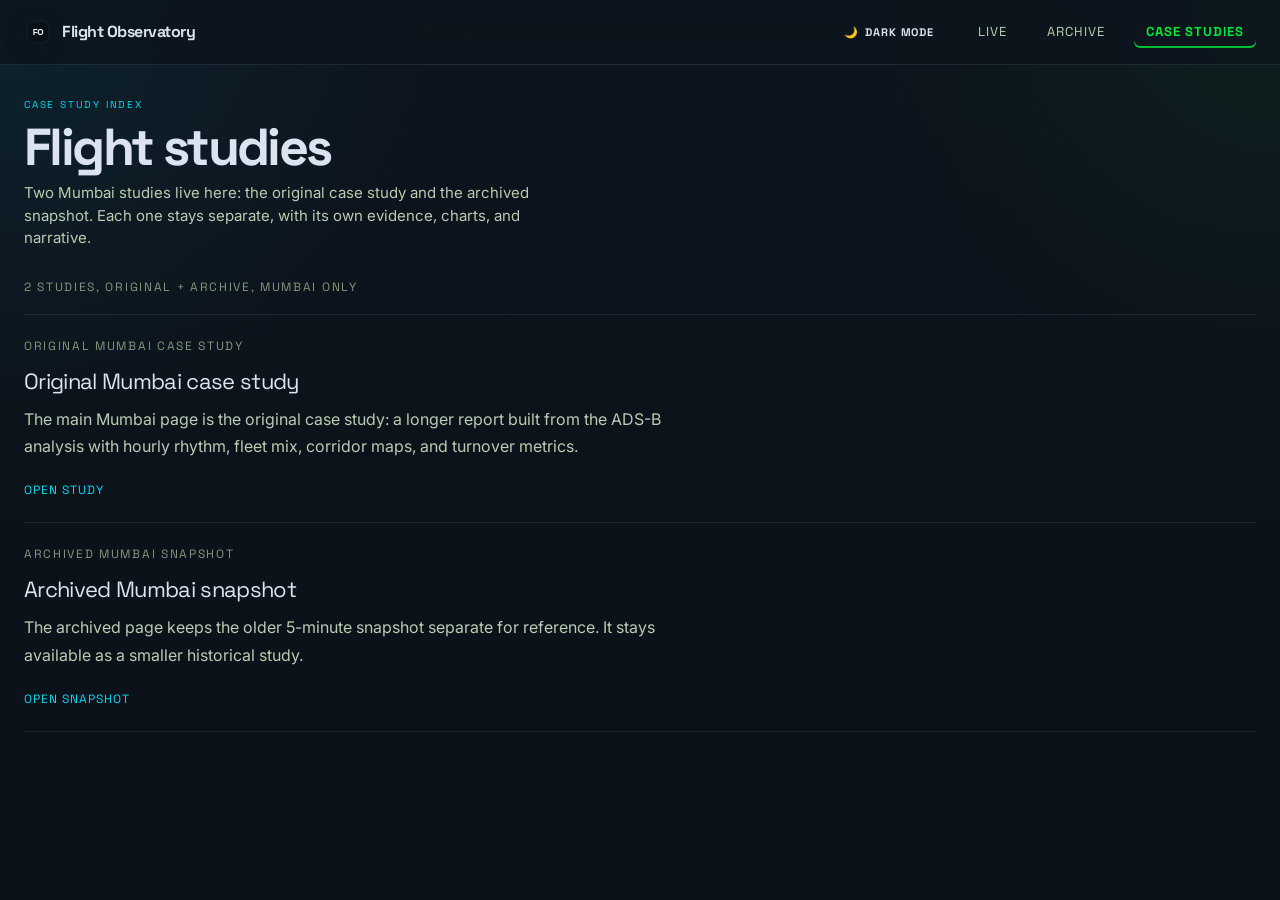
<file: dashboard/case-study/index.html>
<!doctype html>
<html lang="en">
  <head>
    <meta charset="utf-8" />
    <meta name="viewport" content="width=device-width, initial-scale=1" />
    <title>Flight Observatory - Case Studies</title>
    <link rel="icon" type="image/svg+xml" href="../assets/flight-observatory-favicon.svg?v=8" />
    <link rel="apple-touch-icon" href="../assets/flight-observatory-favicon.svg?v=8" />
    <link href="https://fonts.googleapis.com/css2?family=Inter:wght@300;400;500;600;700;800&family=Space+Grotesk:wght@300;400;500;600;700;800&display=swap" rel="stylesheet" />
    <link rel="stylesheet" href="../styles.css" />
    <style>
      .case-study-shell { display: grid; gap: 22px; max-width: 1040px; }
      body.light-mode .dashboard {
        background: var(--bg-primary);
      }
      body.light-mode .dashboard::before {
        opacity: 0.15;
      }
      .hero-banner {
        background: transparent;
        border: 0;
        box-shadow: none;
        padding: 0;
      }
      body.light-mode .hero-banner {
        background: transparent;
      }
      .hero-copy { max-width: 760px; }
      .study-list {
        display: grid;
        border-top: 1px solid rgba(148, 163, 184, 0.12);
      }
      body.light-mode .study-list {
        border-top-color: rgba(15, 23, 42, 0.08);
      }
      .study-entry {
        padding: 22px 0;
        border-bottom: 1px solid rgba(148, 163, 184, 0.12);
      }
      body.light-mode .study-entry {
        border-bottom-color: rgba(15, 23, 42, 0.08);
        background: transparent;
      }
      body.light-mode .case-study-shell {
        color: var(--text-primary);
      }
      body.light-mode .hero-copy h1,
      body.light-mode .study-title,
      body.light-mode .hero-kicker {
        color: var(--text-primary);
      }
      body.light-mode .hero-copy h1,
      body.light-mode .study-title {
        color: var(--text-primary);
      }
      body.light-mode .hero-subtitle,
      body.light-mode .hero-meta,
      body.light-mode .study-copy,
      body.light-mode .study-type {
        color: var(--text-secondary);
      }
      body.light-mode .study-link {
        color: var(--accent-cyan);
      }
      .study-type {
        font-family: var(--font-display);
        font-size: 12px;
        text-transform: uppercase;
        letter-spacing: 0.14em;
        color: var(--text-tertiary);
        margin-bottom: 10px;
      }
      .study-title {
        font-family: var(--font-display);
        font-size: 22px;
        letter-spacing: -0.03em;
        margin-bottom: 8px;
        color: var(--text-primary);
      }
      .study-copy {
        color: var(--text-secondary);
        line-height: 1.7;
        max-width: 70ch;
        margin-bottom: 16px;
      }
      .study-link {
        display: inline-flex;
        align-items: center;
        gap: 8px;
        padding: 0;
        border-radius: 0;
        background: transparent;
        border: 0;
        color: var(--accent-cyan);
        text-decoration: none;
        font-family: var(--font-display);
        font-size: 12px;
        text-transform: uppercase;
        letter-spacing: 0.08em;
      }
      .study-link:hover { text-decoration: underline; }
      body.light-mode .study-link:hover {
        color: var(--accent-cyan);
      }
      body.light-mode .study-link {
        color: var(--accent-cyan);
      }
      .hero-meta {
        margin-top: 18px;
        font-family: var(--font-display);
        font-size: 12px;
        text-transform: uppercase;
        letter-spacing: 0.14em;
        color: var(--text-tertiary);
      }
    </style>
  </head>
  <body>
    <div class="dashboard">
      <nav class="navbar">
      <div class="navbar-left">
        <div class="logo">Flight Observatory</div>
      </div>
        <div class="navbar-right">
          <button class="theme-toggle" id="theme-toggle" data-theme-toggle type="button" style="margin-right: 16px;">
            <span id="theme-icon">🌙</span>
            <span id="theme-text">Dark Mode</span>
          </button>
          <a href="../" class="nav-link">Live</a>
          <a href="../archive/" class="nav-link">Archive</a>
          <a href="./" class="nav-link active">Case Studies</a>
        </div>
      </nav>

      <main class="main-container page-shell case-study-shell">
        <section class="hero-banner">
          <div class="hero-copy">
            <p class="hero-kicker">Case Study Index</p>
            <h1>Flight studies</h1>
            <p class="hero-subtitle">
              Two Mumbai studies live here: the original case study and the archived snapshot.
              Each one stays separate, with its own evidence, charts, and narrative.
            </p>
            <div class="hero-meta">2 studies, Original + archive, Mumbai only</div>
          </div>
        </section>

        <section class="study-list">
          <article class="study-entry">
            <div>
              <div class="study-type">Original Mumbai case study</div>
              <div class="study-title">Original Mumbai case study</div>
              <p class="study-copy">
                The main Mumbai page is the original case study: a longer report built from the ADS-B analysis with hourly rhythm, fleet mix, corridor maps, and turnover metrics.
              </p>
              <a class="study-link" href="./mumbai-airport/">Open study</a>
            </div>
          </article>
          <article class="study-entry">
            <div>
              <div class="study-type">Archived Mumbai snapshot</div>
              <div class="study-title">Archived Mumbai snapshot</div>
              <p class="study-copy">
                The archived page keeps the older 5-minute snapshot separate for reference. It stays available as a smaller historical study.
              </p>
              <a class="study-link" href="./archive/mumbai-5m-snapshot/">Open snapshot</a>
            </div>
          </article>
        </section>
      </main>
    </div>
    <script src="../theme.js"></script>
    <script src="../chart-lightbox.js"></script>
  </body>
</html>
</file>
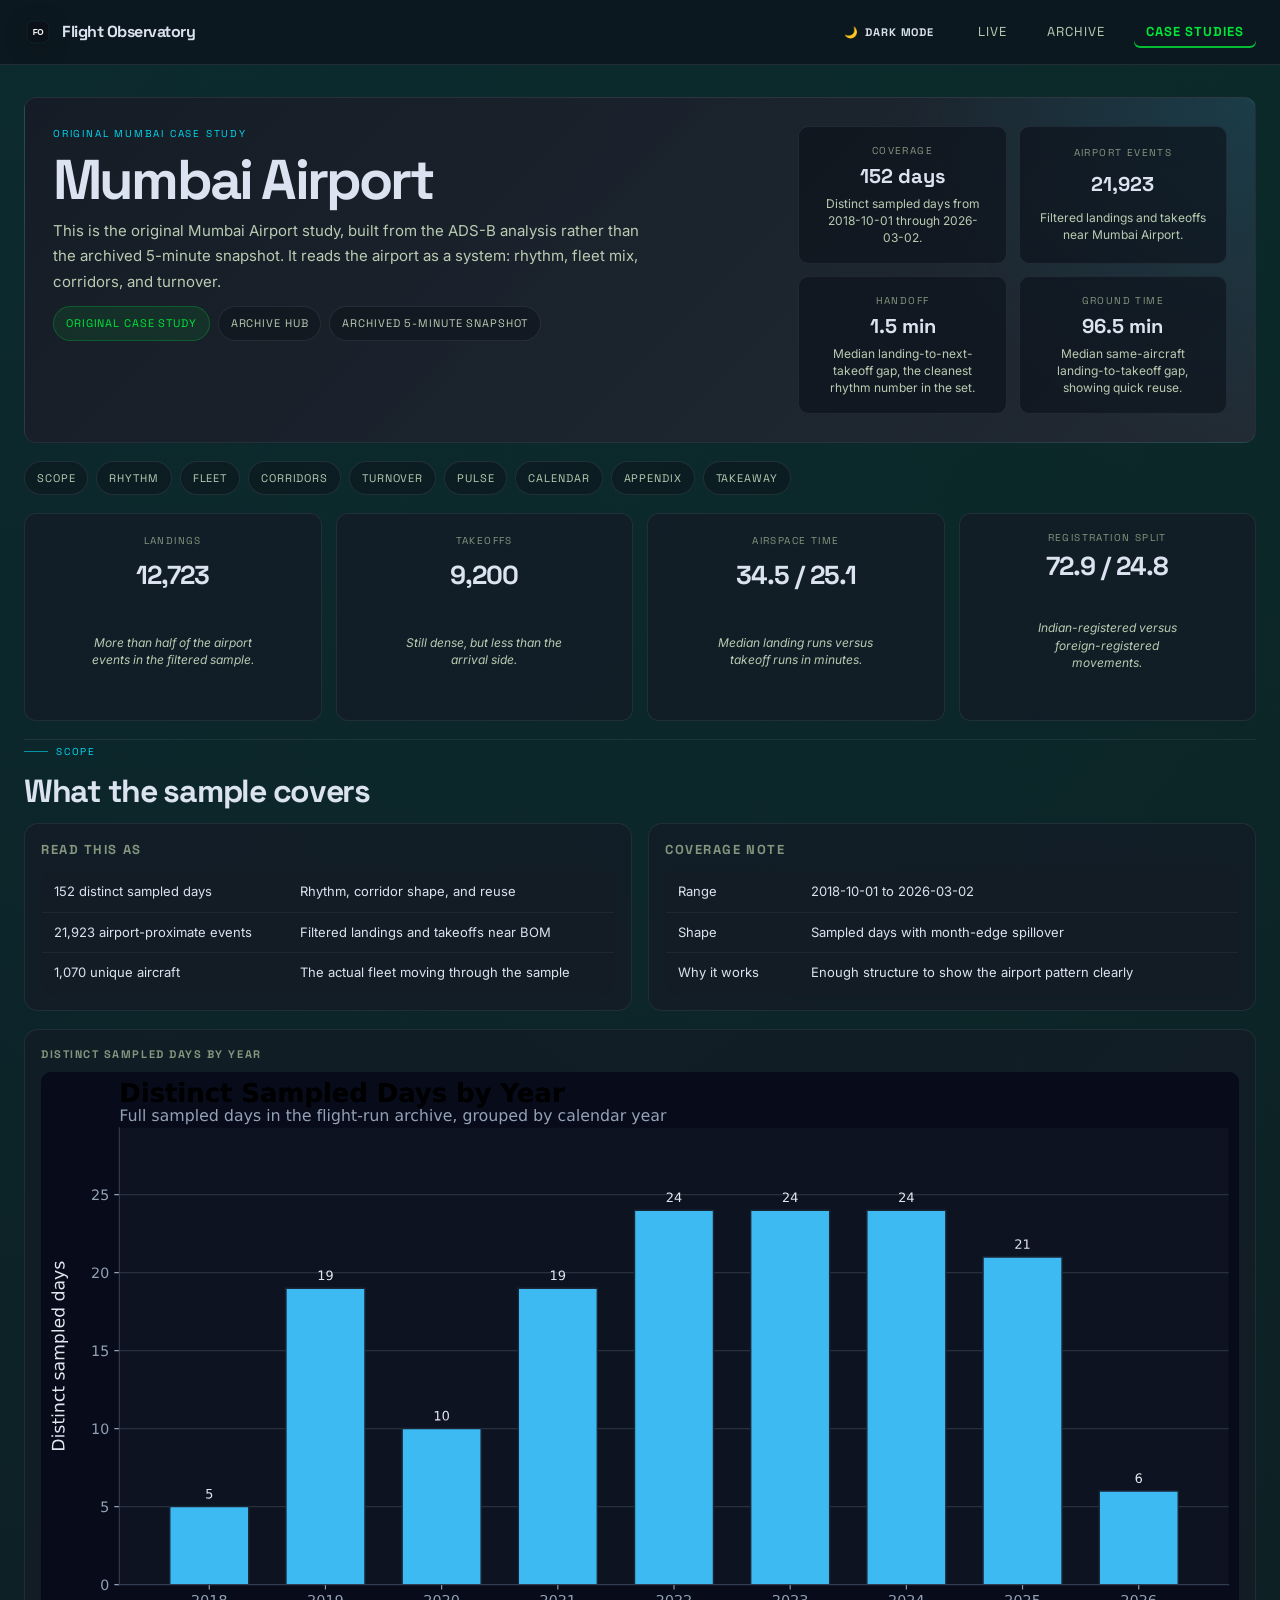
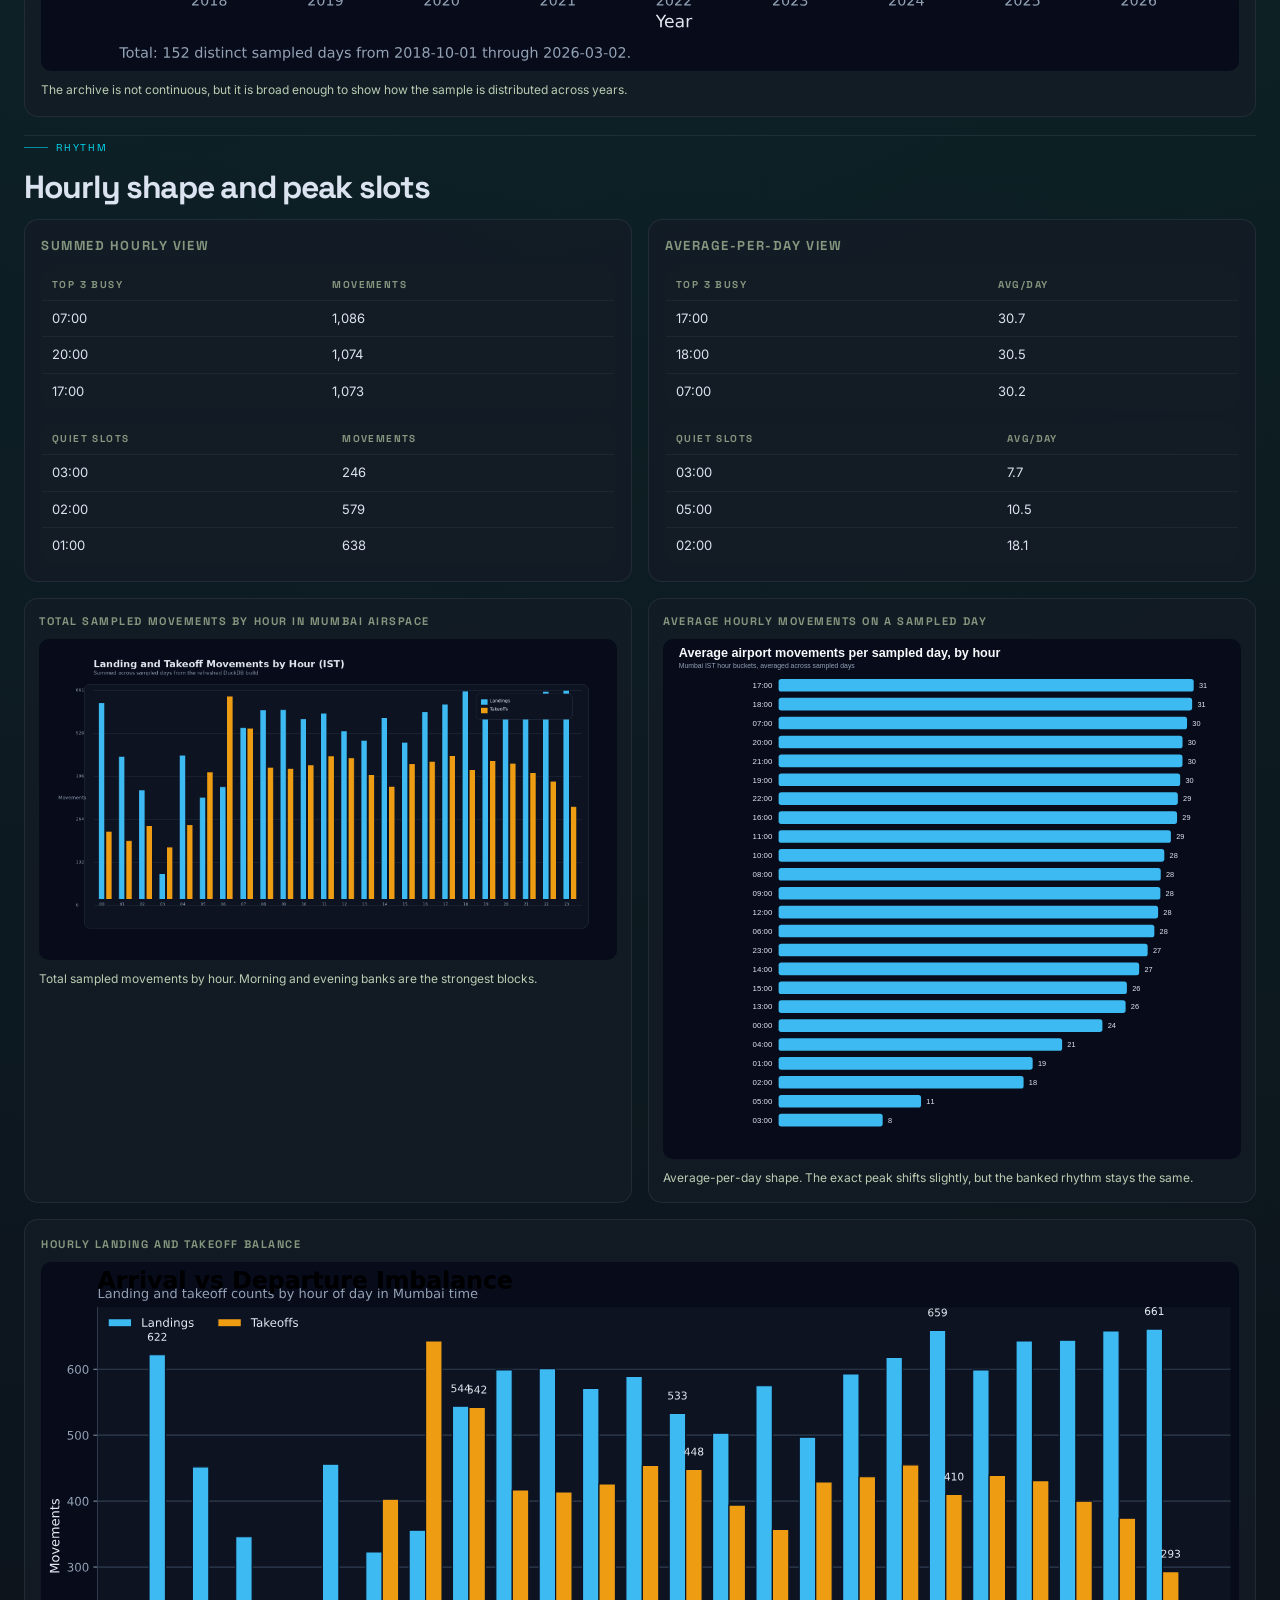
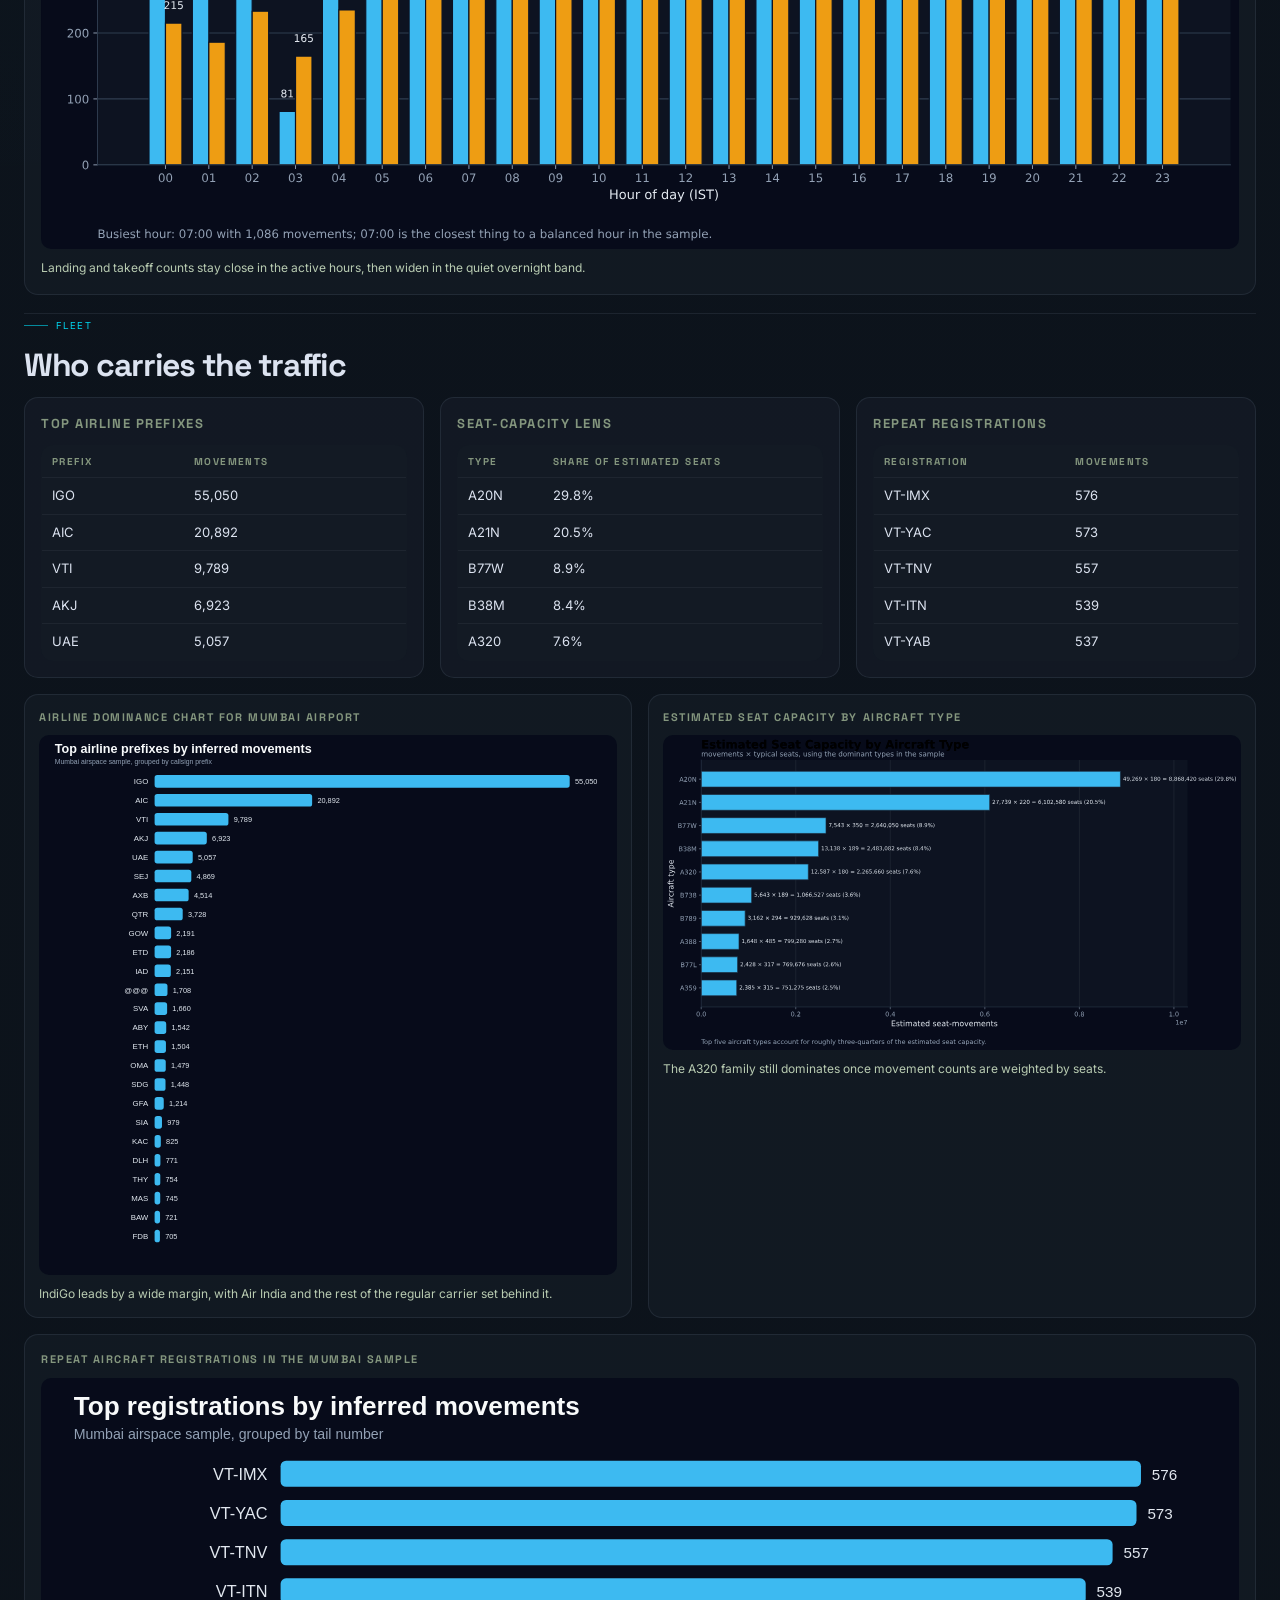
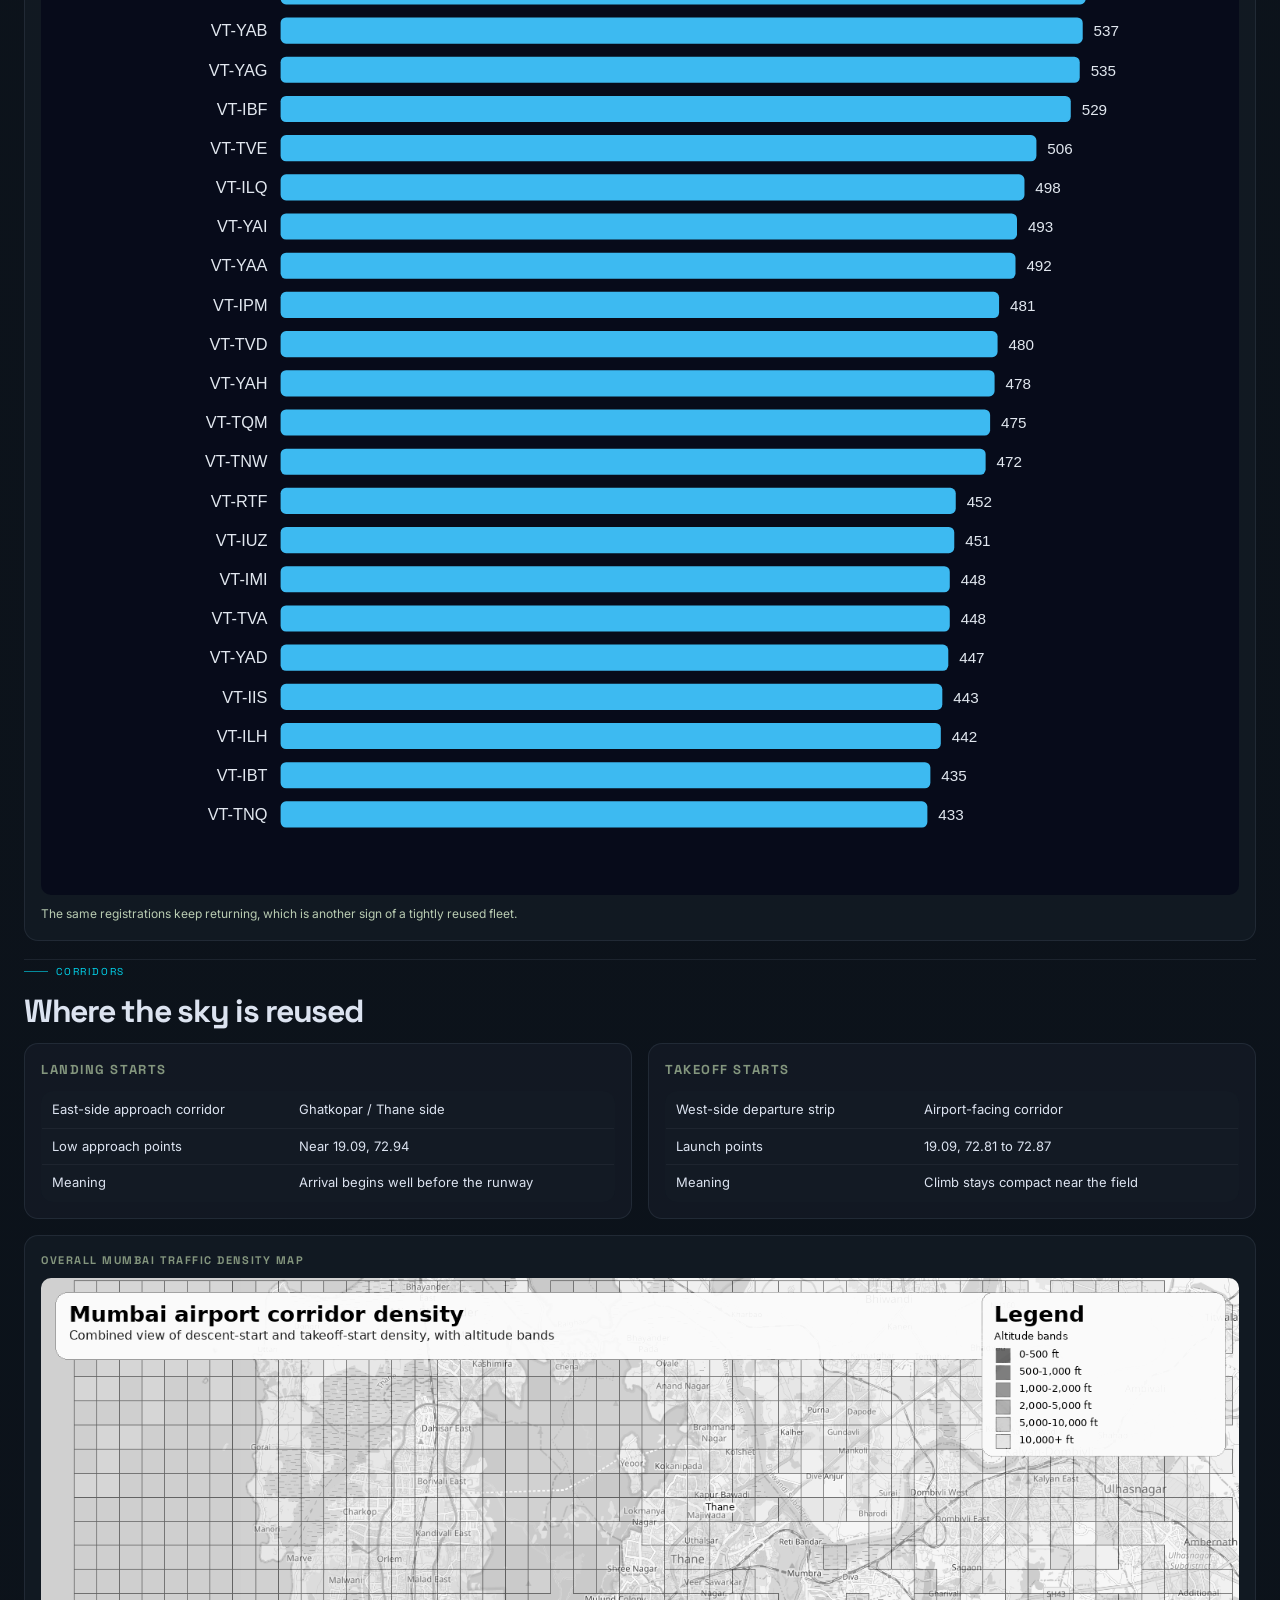
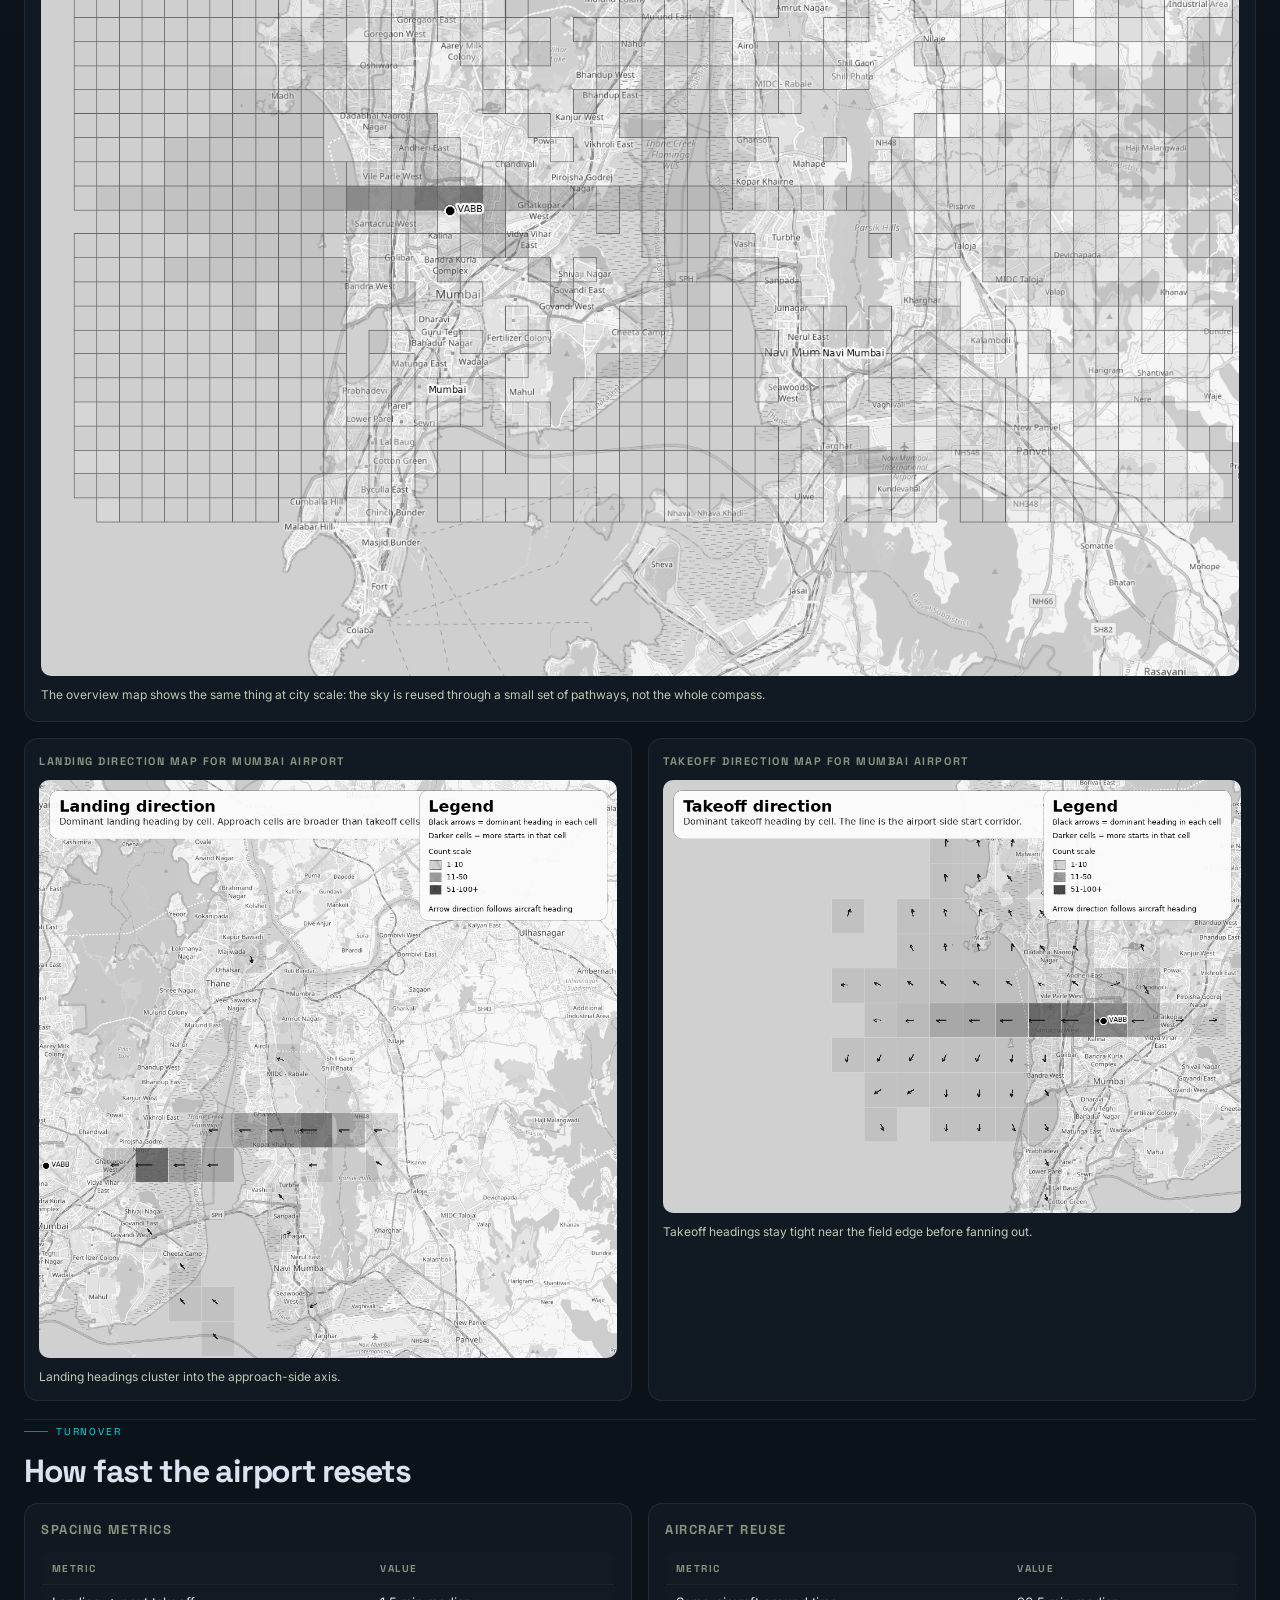
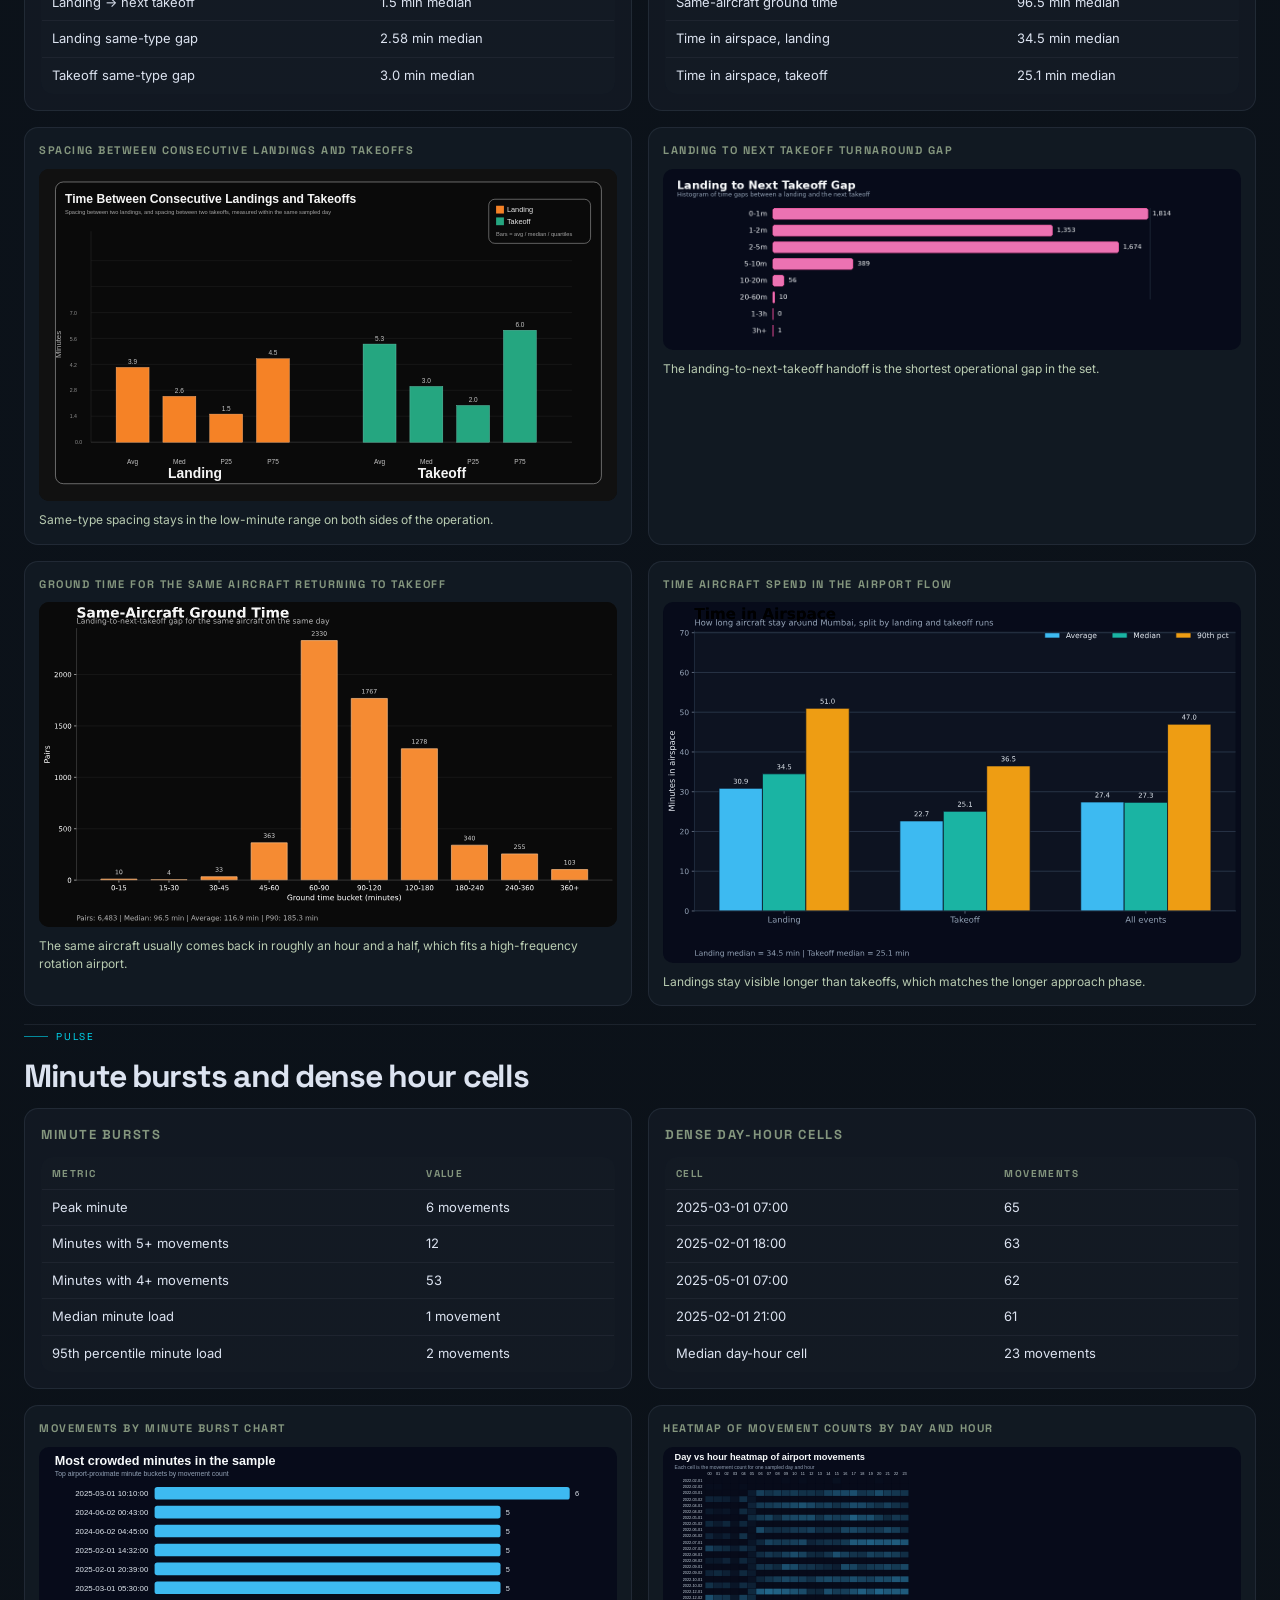
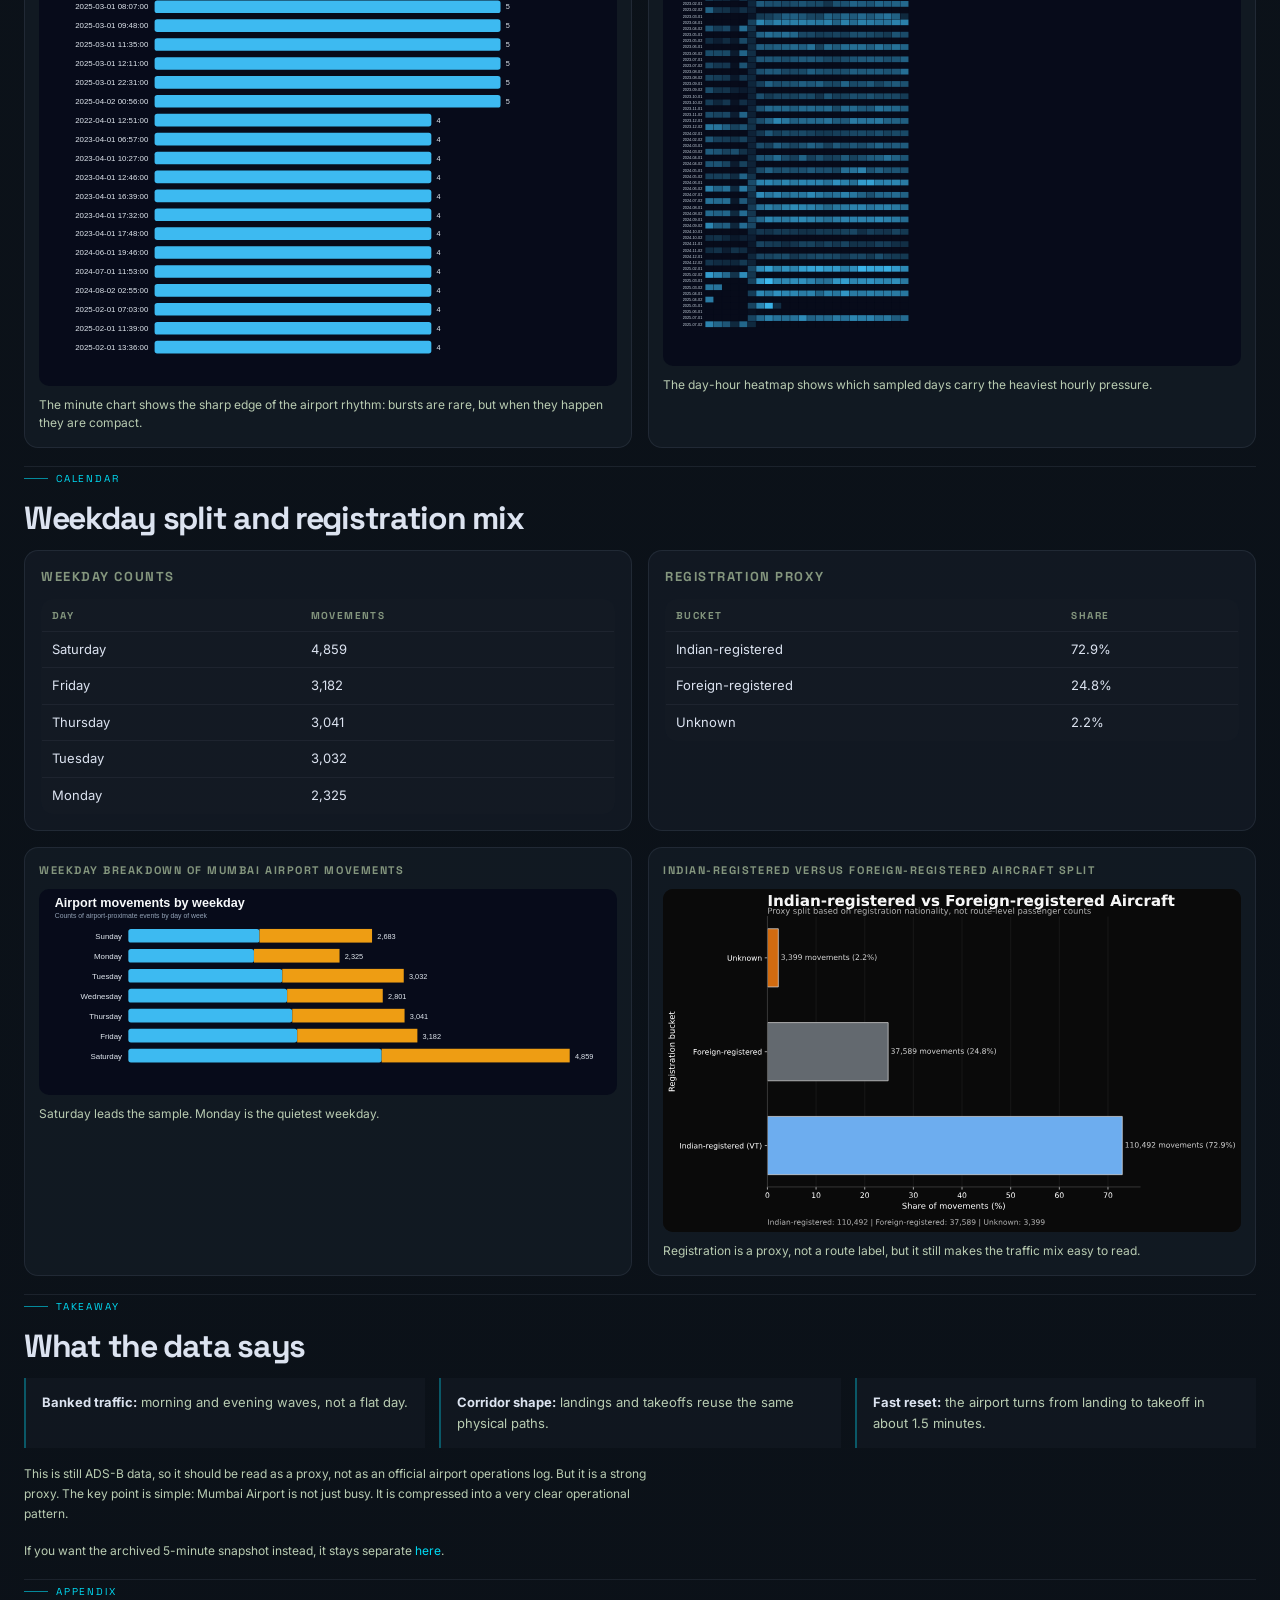
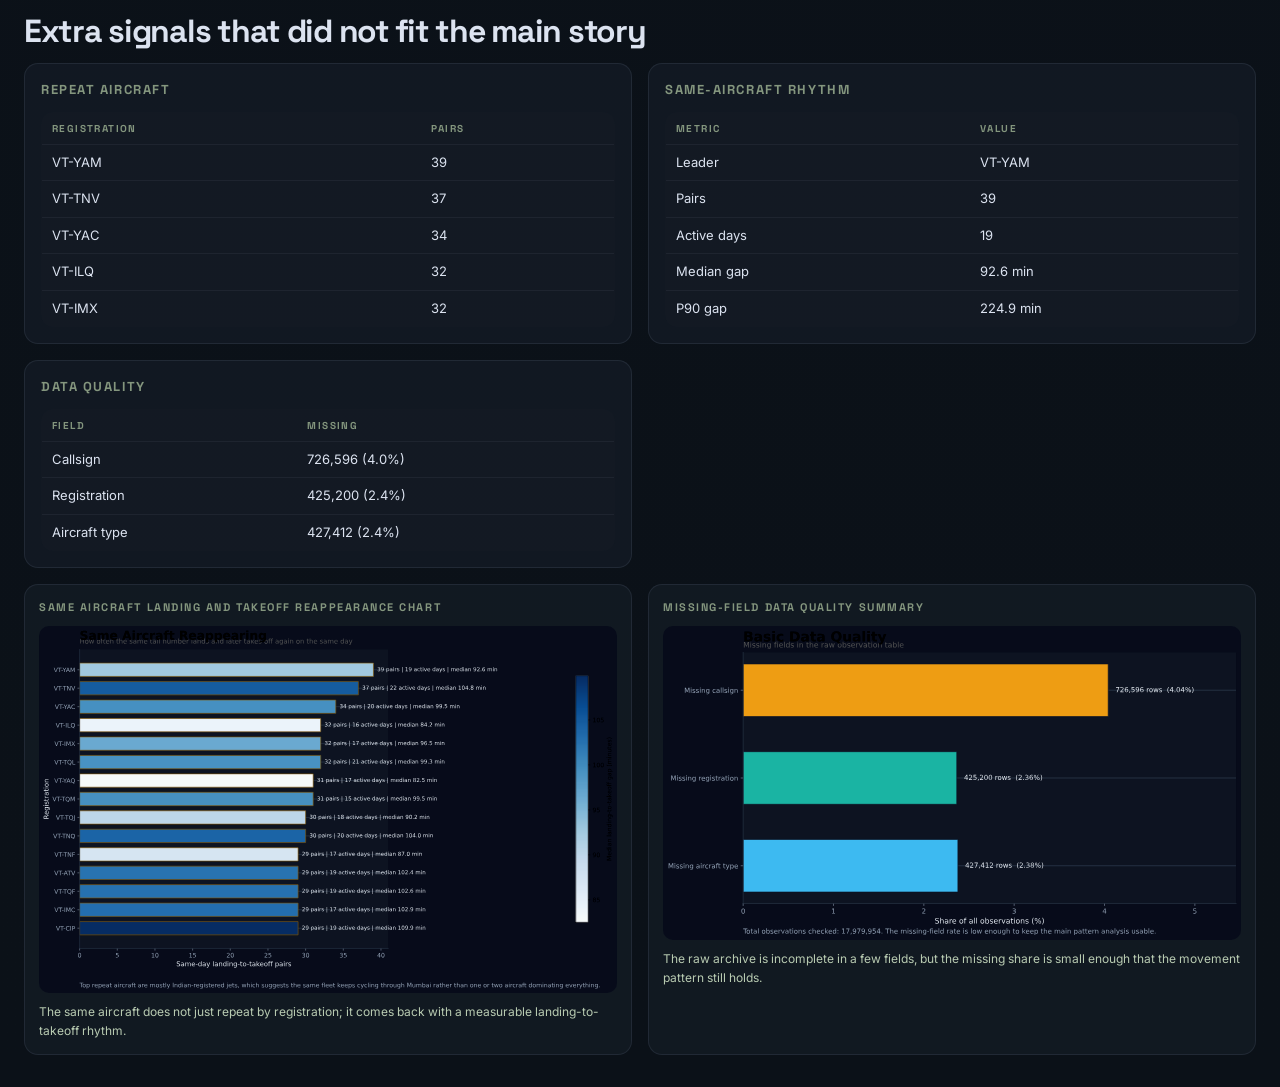
<file: dashboard/case-study/mumbai-airport/index.html>
<!doctype html>
<html lang="en">
  <head>
    <meta charset="utf-8" />
    <meta name="viewport" content="width=device-width, initial-scale=1" />
    <title>Flight Observatory - Mumbai Airport Case Study</title>
    <meta name="description" content="Mumbai Airport case study with hourly rhythm, corridors, airline mix, aircraft capacity, and turnover metrics." />
    <link rel="icon" type="image/svg+xml" href="../../assets/flight-observatory-favicon.svg?v=8" />
    <link rel="apple-touch-icon" href="../../assets/flight-observatory-favicon.svg?v=8" />
    <link href="https://fonts.googleapis.com/css2?family=Inter:wght@300;400;500;600;700;800&family=Space+Grotesk:wght@300;400;500;600;700;800&display=swap" rel="stylesheet" />
    <link rel="stylesheet" href="../../styles.css" />
    <style>
      .study-shell {
        display: grid;
        gap: 20px;
      }

      body.light-mode .study-hero,
      body.light-mode .study-stat,
      body.light-mode .study-strip .metric,
      body.light-mode .study-section,
      body.light-mode .summary-panel,
      body.light-mode .chart-card,
      body.light-mode .table-shell,
      body.light-mode .figure-grid figure {
        background: rgba(255, 255, 255, 0.98) !important;
        border-color: rgba(15, 23, 42, 0.08) !important;
      }

      body.light-mode .study-table {
        background: #ffffff !important;
        border-color: rgba(15, 23, 42, 0.08) !important;
      }

      body.light-mode .study-table,
      body.light-mode .callout {
        background: #ffffff !important;
        border-color: rgba(15, 23, 42, 0.08) !important;
      }

      body.light-mode .study-links a,
      body.light-mode .study-nav a {
        background: #ffffff;
        color: var(--text-secondary);
        border-color: rgba(15, 23, 42, 0.08);
      }

      body.light-mode .study-links a.active,
      body.light-mode .study-nav a.active {
        background: rgba(22, 163, 74, 0.09);
        color: var(--accent-green);
      }

      body.light-mode .study-hero h1,
      body.light-mode .section-head h2,
      body.light-mode .figure-grid figcaption {
        color: var(--text-primary);
      }

      body.light-mode .study-lede,
      body.light-mode .study-stat .meta,
      body.light-mode .study-strip .metric .hint,
      body.light-mode .section-head p,
      body.light-mode .section-note {
        color: var(--text-secondary);
      }

      body.light-mode .study-hero {
        background:
          radial-gradient(circle at top right, rgba(2, 132, 199, 0.08), transparent 28%),
          linear-gradient(135deg, rgba(255, 255, 255, 0.98), rgba(241, 245, 249, 0.96));
      }

      body.light-mode .study-section,
      body.light-mode .figure-grid figure {
        box-shadow: 0 14px 30px rgba(15, 23, 42, 0.06);
      }

      body.light-mode .study-table th {
        color: var(--text-tertiary);
      }

      body.light-mode .study-table td {
        color: var(--text-primary);
      }

      body.light-mode .study-table tr:last-child td {
        border-bottom: 0;
      }

      body.light-mode figure.chart-frame {
        background: #ffffff !important;
        border-color: rgba(15, 23, 42, 0.08) !important;
      }

      body.light-mode figure.chart-frame figcaption {
        color: var(--text-secondary);
      }

      body.light-mode figure.chart-frame img {
        filter: invert(1) hue-rotate(180deg) brightness(1.07) contrast(0.92) !important;
        background: #ffffff !important;
      }

      body.light-mode figure.chart-frame img.theme-media-swap {
        filter: saturate(0.92) contrast(1.04) brightness(0.98) !important;
        background: #ffffff !important;
      }

      figure.chart-frame img.theme-media-swap {
        filter: invert(1) hue-rotate(180deg) brightness(1.07) contrast(0.92);
        background: #ffffff;
      }

      body.light-mode .summary-panel h3 {
        color: var(--text-tertiary);
      }

      .study-hero {
        display: grid;
        grid-template-columns: minmax(0, 1.35fr) minmax(280px, 0.8fr);
        gap: 22px;
        padding: 28px;
        border-radius: 12px;
        background:
          radial-gradient(circle at top right, rgba(0, 218, 243, 0.12), transparent 28%),
          linear-gradient(135deg, rgba(21, 28, 38, 0.98), rgba(36, 42, 52, 0.92));
        border: 1px solid rgba(148, 163, 184, 0.12);
      }

      .study-copy {
        display: grid;
        gap: 12px;
        align-content: start;
      }

      .study-kicker,
      .section-kicker {
        font-family: var(--font-display);
        font-size: 10px;
        letter-spacing: 0.18em;
        text-transform: uppercase;
        color: var(--accent-cyan);
      }

      .section-kicker {
        display: inline-flex;
        align-items: center;
        gap: 8px;
      }

      .section-kicker::before {
        content: "";
        width: 24px;
        height: 1px;
        background: currentColor;
        opacity: 0.6;
      }

      .study-hero h1 {
        font-family: var(--font-display);
        font-size: clamp(34px, 5vw, 56px);
        line-height: 0.95;
        letter-spacing: -0.05em;
        color: var(--text-primary);
      }

      .study-lede {
        max-width: 68ch;
        color: var(--text-secondary);
        font-size: 15px;
        line-height: 1.7;
      }

      .study-links,
      .study-nav {
        display: flex;
        flex-wrap: wrap;
        gap: 8px;
      }

      .study-link,
      .study-nav a {
        display: inline-flex;
        align-items: center;
        justify-content: center;
        padding: 8px 12px;
        border-radius: 999px;
        border: 1px solid rgba(148, 163, 184, 0.14);
        background: rgba(13, 20, 29, 0.55);
        color: var(--text-secondary);
        text-decoration: none;
        font-family: var(--font-display);
        font-size: 11px;
        letter-spacing: 0.08em;
        text-transform: uppercase;
      }

      .study-link:hover,
      .study-nav a:hover {
        color: var(--text-primary);
        border-color: rgba(0, 218, 243, 0.3);
      }

      .study-link.active {
        color: var(--accent-green);
        border-color: rgba(0, 230, 57, 0.24);
        background: rgba(0, 230, 57, 0.09);
      }

      .study-stack {
        display: grid;
        grid-template-columns: repeat(2, minmax(0, 1fr));
        gap: 12px;
        align-items: stretch;
      }

      .study-stat {
        display: grid;
        place-items: center;
        text-align: center;
        padding: 16px 18px;
        border-radius: 10px;
        background: rgba(13, 20, 29, 0.68);
        border: 1px solid rgba(148, 163, 184, 0.12);
        min-height: 138px;
      }

      .study-stat .label {
        display: block;
        font-family: var(--font-display);
        font-size: 10px;
        letter-spacing: 0.14em;
        text-transform: uppercase;
        color: var(--text-tertiary);
        margin-bottom: 8px;
      }

      .study-stat .value {
        display: block;
        font-family: var(--font-display);
        font-size: 20px;
        font-weight: 700;
        color: var(--text-primary);
        line-height: 1.05;
      }

      .study-stat .meta {
        display: block;
        margin-top: 8px;
        color: var(--text-secondary);
        font-size: 12px;
        line-height: 1.45;
        max-width: 24ch;
      }

      .study-strip {
        display: grid;
        grid-template-columns: repeat(4, minmax(0, 1fr));
        gap: 14px;
        align-items: stretch;
      }

      .study-strip .metric {
        display: grid;
        place-items: center;
        text-align: center;
        padding: 16px 18px;
        background: rgba(21, 28, 38, 0.74);
        border: 1px solid rgba(148, 163, 184, 0.12);
        border-radius: 12px;
        min-height: 128px;
      }

      .study-strip .metric .label {
        display: block;
        font-family: var(--font-display);
        font-size: 10px;
        letter-spacing: 0.14em;
        text-transform: uppercase;
        color: var(--text-tertiary);
        margin-bottom: 8px;
      }

      .study-strip .metric .value {
        display: block;
        font-family: var(--font-display);
        font-size: 26px;
        font-weight: 800;
        letter-spacing: -0.04em;
        line-height: 1;
      }

      .study-strip .metric .hint {
        display: block;
        margin-top: 8px;
        color: var(--text-secondary);
        font-size: 12px;
        line-height: 1.45;
        max-width: 26ch;
      }

      .study-section {
        display: grid;
        gap: 16px;
        padding-top: 4px;
        border-top: 1px solid rgba(148, 163, 184, 0.12);
      }

      .study-section h2 {
        font-family: var(--font-display);
        font-size: clamp(24px, 3vw, 32px);
        line-height: 1;
        letter-spacing: -0.04em;
      }

      .study-section p,
      .study-note {
        max-width: 80ch;
        color: var(--text-secondary);
        line-height: 1.7;
      }

      .study-note {
        font-size: 12px;
      }

      .study-table {
        width: 100%;
        border-collapse: collapse;
        font-size: 13px;
        background: rgba(21, 28, 38, 0.56);
        border: 1px solid rgba(148, 163, 184, 0.12);
        border-radius: 12px;
        overflow: hidden;
      }

      .study-table th,
      .study-table td {
        padding: 12px 14px;
        text-align: left;
        border-bottom: 1px solid rgba(148, 163, 184, 0.08);
      }

      .study-table th {
        font-family: var(--font-display);
        font-size: 10px;
        letter-spacing: 0.14em;
        text-transform: uppercase;
        color: var(--text-tertiary);
      }

      .study-table td {
        color: var(--text-primary);
      }

      .study-table.compact td,
      .study-table.compact th {
        padding: 10px 12px;
      }

      .study-table.tight td,
      .study-table.tight th {
        padding: 8px 10px;
      }

      .summary-grid {
        display: grid;
        grid-template-columns: repeat(2, minmax(0, 1fr));
        gap: 16px;
      }

      .summary-grid.three {
        grid-template-columns: repeat(3, minmax(0, 1fr));
      }

      .summary-panel {
        padding: 16px;
        border-radius: 14px;
        border: 1px solid rgba(148, 163, 184, 0.12);
        background: rgba(21, 28, 38, 0.74);
      }

      body.light-mode .study-hero h1,
      body.light-mode .study-kicker,
      body.light-mode .section-kicker {
        color: var(--text-primary);
      }

      .summary-panel h3 {
        font-family: var(--font-display);
        font-size: 13px;
        letter-spacing: 0.12em;
        text-transform: uppercase;
        color: var(--text-tertiary);
        margin-bottom: 12px;
      }

      .figure-grid {
        display: grid;
        grid-template-columns: repeat(2, minmax(0, 1fr));
        gap: 16px;
      }

      .figure-grid.one-third {
        grid-template-columns: minmax(0, 1.3fr) minmax(0, 0.9fr);
      }

      figure.chart-frame {
        margin: 0;
        padding: 14px;
        border-radius: 14px;
        border: 1px solid rgba(148, 163, 184, 0.12);
        background: rgba(21, 28, 38, 0.76);
      }

      figure.chart-frame.wide {
        padding: 16px;
      }

      figure.chart-frame img {
        display: block;
        width: 100%;
        height: auto;
        border-radius: 10px;
        filter: saturate(0.92) contrast(1.04) brightness(0.98);
      }

      figure.chart-frame figcaption {
        margin-top: 10px;
        color: var(--text-secondary);
        font-size: 12px;
        line-height: 1.55;
      }

      .callout-row {
        display: grid;
        grid-template-columns: repeat(3, minmax(0, 1fr));
        gap: 14px;
      }

      .callout {
        padding: 14px 16px;
        border-left: 2px solid rgba(0, 218, 243, 0.34);
        background: rgba(21, 28, 38, 0.54);
        color: var(--text-secondary);
        line-height: 1.6;
        font-size: 13px;
      }

      .callout strong {
        color: var(--text-primary);
      }

      .muted-link {
        color: var(--accent-cyan);
        text-decoration: none;
      }

      .muted-link:hover {
        text-decoration: underline;
      }

      @media (max-width: 980px) {
        .study-hero,
        .figure-grid,
        .callout-row,
        .study-strip,
        .summary-grid,
        .summary-grid.three {
          grid-template-columns: 1fr;
        }
      }
    </style>
  </head>
  <body>
    <div class="dashboard">
      <nav class="navbar">
      <div class="navbar-left">
        <div class="logo">Flight Observatory</div>
      </div>
        <div class="navbar-right">
          <button class="theme-toggle" id="theme-toggle" data-theme-toggle type="button" style="margin-right: 16px;">
            <span id="theme-icon">🌙</span>
            <span id="theme-text">Dark Mode</span>
          </button>
          <a href="../../" class="nav-link">Live</a>
          <a href="../../archive/" class="nav-link">Archive</a>
          <a href="../" class="nav-link active">Case Studies</a>
        </div>
      </nav>

      <main class="main-container page-shell study-shell">
        <section class="study-hero">
          <div class="study-copy">
            <div class="study-kicker">Original Mumbai case study</div>
            <h1>Mumbai Airport</h1>
            <p class="study-lede">
              This is the original Mumbai Airport study, built from the ADS-B analysis rather than the archived 5-minute snapshot. It reads the airport as a system: rhythm, fleet mix, corridors, and turnover.
            </p>
            <div class="study-links">
              <a class="study-link active" href="./">Original case study</a>
              <a class="study-link" href="../../archive/">Archive hub</a>
              <a class="study-link" href="../archive/mumbai-5m-snapshot/">Archived 5-minute snapshot</a>
            </div>
          </div>
          <div class="study-stack">
            <div class="study-stat">
              <span class="label">Coverage</span>
              <span class="value">152 days</span>
              <span class="meta">Distinct sampled days from 2018-10-01 through 2026-03-02.</span>
            </div>
            <div class="study-stat">
              <span class="label">Airport events</span>
              <span class="value">21,923</span>
              <span class="meta">Filtered landings and takeoffs near Mumbai Airport.</span>
            </div>
            <div class="study-stat">
              <span class="label">Handoff</span>
              <span class="value">1.5 min</span>
              <span class="meta">Median landing-to-next-takeoff gap, the cleanest rhythm number in the set.</span>
            </div>
            <div class="study-stat">
              <span class="label">Ground time</span>
              <span class="value">96.5 min</span>
              <span class="meta">Median same-aircraft landing-to-takeoff gap, showing quick reuse.</span>
            </div>
          </div>
        </section>

        <div class="study-nav" aria-label="case study sections">
          <a href="#scope">Scope</a>
          <a href="#rhythm">Rhythm</a>
          <a href="#fleet">Fleet</a>
          <a href="#corridors">Corridors</a>
          <a href="#turnover">Turnover</a>
          <a href="#pulse">Pulse</a>
          <a href="#calendar">Calendar</a>
          <a href="#appendix">Appendix</a>
          <a href="#takeaway">Takeaway</a>
        </div>

        <section class="study-strip" aria-label="key totals">
          <div class="metric">
            <span class="label">Landings</span>
            <span class="value">12,723</span>
            <span class="hint">More than half of the airport events in the filtered sample.</span>
          </div>
          <div class="metric">
            <span class="label">Takeoffs</span>
            <span class="value">9,200</span>
            <span class="hint">Still dense, but less than the arrival side.</span>
          </div>
          <div class="metric">
            <span class="label">Airspace time</span>
            <span class="value">34.5 / 25.1</span>
            <span class="hint">Median landing runs versus takeoff runs in minutes.</span>
          </div>
          <div class="metric">
            <span class="label">Registration split</span>
            <span class="value">72.9 / 24.8</span>
            <span class="hint">Indian-registered versus foreign-registered movements.</span>
          </div>
        </section>

        <section class="study-section" id="scope">
          <span class="section-kicker">Scope</span>
          <h2>What the sample covers</h2>
          <div class="summary-grid">
            <div class="summary-panel">
              <h3>Read this as</h3>
              <table class="study-table compact">
                <tbody>
                  <tr><td>152 distinct sampled days</td><td>Rhythm, corridor shape, and reuse</td></tr>
                  <tr><td>21,923 airport-proximate events</td><td>Filtered landings and takeoffs near BOM</td></tr>
                  <tr><td>1,070 unique aircraft</td><td>The actual fleet moving through the sample</td></tr>
                </tbody>
              </table>
            </div>
            <div class="summary-panel">
              <h3>Coverage note</h3>
              <table class="study-table compact">
                <tbody>
                  <tr><td>Range</td><td>2018-10-01 to 2026-03-02</td></tr>
                  <tr><td>Shape</td><td>Sampled days with month-edge spillover</td></tr>
                  <tr><td>Why it works</td><td>Enough structure to show the airport pattern clearly</td></tr>
                </tbody>
              </table>
            </div>
          </div>
          <figure class="chart-frame wide" style="margin-top:2px;">
            <img src="./charts/sample_coverage_by_year_clean.svg" alt="Distinct sampled days by year" />
            <figcaption>The archive is not continuous, but it is broad enough to show how the sample is distributed across years.</figcaption>
          </figure>
        </section>

        <section class="study-section" id="rhythm">
          <span class="section-kicker">Rhythm</span>
          <h2>Hourly shape and peak slots</h2>
          <div class="summary-grid">
            <div class="summary-panel">
              <h3>Summed hourly view</h3>
              <table class="study-table tight">
                <thead><tr><th>Top 3 busy</th><th>Movements</th></tr></thead>
                <tbody>
                  <tr><td>07:00</td><td>1,086</td></tr>
                  <tr><td>20:00</td><td>1,074</td></tr>
                  <tr><td>17:00</td><td>1,073</td></tr>
                </tbody>
              </table>
              <table class="study-table tight" style="margin-top:12px;">
                <thead><tr><th>Quiet slots</th><th>Movements</th></tr></thead>
                <tbody>
                  <tr><td>03:00</td><td>246</td></tr>
                  <tr><td>02:00</td><td>579</td></tr>
                  <tr><td>01:00</td><td>638</td></tr>
                </tbody>
              </table>
            </div>
            <div class="summary-panel">
              <h3>Average-per-day view</h3>
              <table class="study-table tight">
                <thead><tr><th>Top 3 busy</th><th>Avg/day</th></tr></thead>
                <tbody>
                  <tr><td>17:00</td><td>30.7</td></tr>
                  <tr><td>18:00</td><td>30.5</td></tr>
                  <tr><td>07:00</td><td>30.2</td></tr>
                </tbody>
              </table>
              <table class="study-table tight" style="margin-top:12px;">
                <thead><tr><th>Quiet slots</th><th>Avg/day</th></tr></thead>
                <tbody>
                  <tr><td>03:00</td><td>7.7</td></tr>
                  <tr><td>05:00</td><td>10.5</td></tr>
                  <tr><td>02:00</td><td>18.1</td></tr>
                </tbody>
              </table>
            </div>
          </div>
          <div class="figure-grid">
            <figure class="chart-frame">
              <img src="./charts/landing_takeoff_hourly.png" alt="Total sampled movements by hour in Mumbai airspace" />
              <figcaption>Total sampled movements by hour. Morning and evening banks are the strongest blocks.</figcaption>
            </figure>
            <figure class="chart-frame">
              <img src="./charts/hourly_avg_clean.svg" alt="Average hourly movements on a sampled day" />
              <figcaption>Average-per-day shape. The exact peak shifts slightly, but the banked rhythm stays the same.</figcaption>
            </figure>
          </div>
          <figure class="chart-frame wide">
            <img src="./charts/special_arrival_departure_balance_clean.svg" alt="Hourly landing and takeoff balance" />
            <figcaption>Landing and takeoff counts stay close in the active hours, then widen in the quiet overnight band.</figcaption>
          </figure>
        </section>

        <section class="study-section" id="fleet">
          <span class="section-kicker">Fleet</span>
          <h2>Who carries the traffic</h2>
          <div class="summary-grid three">
            <div class="summary-panel">
              <h3>Top airline prefixes</h3>
              <table class="study-table tight">
                <thead><tr><th>Prefix</th><th>Movements</th></tr></thead>
                <tbody>
                  <tr><td>IGO</td><td>55,050</td></tr>
                  <tr><td>AIC</td><td>20,892</td></tr>
                  <tr><td>VTI</td><td>9,789</td></tr>
                  <tr><td>AKJ</td><td>6,923</td></tr>
                  <tr><td>UAE</td><td>5,057</td></tr>
                </tbody>
              </table>
            </div>
            <div class="summary-panel">
              <h3>Seat-capacity lens</h3>
              <table class="study-table tight">
                <thead><tr><th>Type</th><th>Share of estimated seats</th></tr></thead>
                <tbody>
                  <tr><td>A20N</td><td>29.8%</td></tr>
                  <tr><td>A21N</td><td>20.5%</td></tr>
                  <tr><td>B77W</td><td>8.9%</td></tr>
                  <tr><td>B38M</td><td>8.4%</td></tr>
                  <tr><td>A320</td><td>7.6%</td></tr>
                </tbody>
              </table>
            </div>
            <div class="summary-panel">
              <h3>Repeat registrations</h3>
              <table class="study-table tight">
                <thead><tr><th>Registration</th><th>Movements</th></tr></thead>
                <tbody>
                  <tr><td>VT-IMX</td><td>576</td></tr>
                  <tr><td>VT-YAC</td><td>573</td></tr>
                  <tr><td>VT-TNV</td><td>557</td></tr>
                  <tr><td>VT-ITN</td><td>539</td></tr>
                  <tr><td>VT-YAB</td><td>537</td></tr>
                </tbody>
              </table>
            </div>
          </div>
          <div class="figure-grid">
            <figure class="chart-frame">
              <img src="./charts/airline_routine.svg" alt="Airline dominance chart for Mumbai airport" />
              <figcaption>IndiGo leads by a wide margin, with Air India and the rest of the regular carrier set behind it.</figcaption>
            </figure>
            <figure class="chart-frame">
              <img src="./charts/special_capacity_by_type_clean.svg" alt="Estimated seat capacity by aircraft type" />
              <figcaption>The A320 family still dominates once movement counts are weighted by seats.</figcaption>
            </figure>
          </div>
          <figure class="chart-frame wide">
            <img src="./charts/regulars.svg" alt="Repeat aircraft registrations in the Mumbai sample" />
            <figcaption>The same registrations keep returning, which is another sign of a tightly reused fleet.</figcaption>
          </figure>
        </section>

        <section class="study-section" id="corridors">
          <span class="section-kicker">Corridors</span>
          <h2>Where the sky is reused</h2>
          <div class="summary-grid">
            <div class="summary-panel">
              <h3>Landing starts</h3>
              <table class="study-table tight">
                <tbody>
                  <tr><td>East-side approach corridor</td><td>Ghatkopar / Thane side</td></tr>
                  <tr><td>Low approach points</td><td>Near 19.09, 72.94</td></tr>
                  <tr><td>Meaning</td><td>Arrival begins well before the runway</td></tr>
                </tbody>
              </table>
            </div>
            <div class="summary-panel">
              <h3>Takeoff starts</h3>
              <table class="study-table tight">
                <tbody>
                  <tr><td>West-side departure strip</td><td>Airport-facing corridor</td></tr>
                  <tr><td>Launch points</td><td>19.09, 72.81 to 72.87</td></tr>
                  <tr><td>Meaning</td><td>Climb stays compact near the field</td></tr>
                </tbody>
              </table>
            </div>
          </div>
          <figure class="chart-frame wide">
            <img src="./charts/mumbai_density_overview_bw.png" alt="Overall Mumbai traffic density map" />
            <figcaption>The overview map shows the same thing at city scale: the sky is reused through a small set of pathways, not the whole compass.</figcaption>
          </figure>
          <div class="figure-grid">
            <figure class="chart-frame">
              <img src="./charts/landing_direction_map.png" alt="Landing direction map for Mumbai airport" />
              <figcaption>Landing headings cluster into the approach-side axis.</figcaption>
            </figure>
            <figure class="chart-frame">
              <img src="./charts/takeoff_direction_map.png" alt="Takeoff direction map for Mumbai airport" />
              <figcaption>Takeoff headings stay tight near the field edge before fanning out.</figcaption>
            </figure>
          </div>
        </section>

        <section class="study-section" id="turnover">
          <span class="section-kicker">Turnover</span>
          <h2>How fast the airport resets</h2>
          <div class="summary-grid">
            <div class="summary-panel">
              <h3>Spacing metrics</h3>
              <table class="study-table tight">
                <thead><tr><th>Metric</th><th>Value</th></tr></thead>
                <tbody>
                  <tr><td>Landing → next takeoff</td><td>1.5 min median</td></tr>
                  <tr><td>Landing same-type gap</td><td>2.58 min median</td></tr>
                  <tr><td>Takeoff same-type gap</td><td>3.0 min median</td></tr>
                </tbody>
              </table>
            </div>
            <div class="summary-panel">
              <h3>Aircraft reuse</h3>
              <table class="study-table tight">
                <thead><tr><th>Metric</th><th>Value</th></tr></thead>
                <tbody>
                  <tr><td>Same-aircraft ground time</td><td>96.5 min median</td></tr>
                  <tr><td>Time in airspace, landing</td><td>34.5 min median</td></tr>
                  <tr><td>Time in airspace, takeoff</td><td>25.1 min median</td></tr>
                </tbody>
              </table>
            </div>
          </div>
          <div class="figure-grid">
          <figure class="chart-frame">
            <img class="theme-media-swap" src="./charts/time_between_consecutive_landings_takeoffs.svg" alt="Spacing between consecutive landings and takeoffs" />
            <figcaption>Same-type spacing stays in the low-minute range on both sides of the operation.</figcaption>
          </figure>
          <figure class="chart-frame">
            <img src="./charts/turnaround_gap_refresh_clean_horizontal.png" alt="Landing to next takeoff turnaround gap" />
            <figcaption>The landing-to-next-takeoff handoff is the shortest operational gap in the set.</figcaption>
          </figure>
        </div>
        <div class="figure-grid">
          <figure class="chart-frame">
            <img class="theme-media-swap" src="./charts/special_same_aircraft_ground_gap.svg" alt="Ground time for the same aircraft returning to takeoff" />
            <figcaption>The same aircraft usually comes back in roughly an hour and a half, which fits a high-frequency rotation airport.</figcaption>
          </figure>
            <figure class="chart-frame">
              <img src="./charts/special_time_in_airspace.svg" alt="Time aircraft spend in the airport flow" />
              <figcaption>Landings stay visible longer than takeoffs, which matches the longer approach phase.</figcaption>
            </figure>
          </div>
        </section>

        <section class="study-section" id="pulse">
          <span class="section-kicker">Pulse</span>
          <h2>Minute bursts and dense hour cells</h2>
          <div class="summary-grid">
            <div class="summary-panel">
              <h3>Minute bursts</h3>
              <table class="study-table tight">
                <thead><tr><th>Metric</th><th>Value</th></tr></thead>
                <tbody>
                  <tr><td>Peak minute</td><td>6 movements</td></tr>
                  <tr><td>Minutes with 5+ movements</td><td>12</td></tr>
                  <tr><td>Minutes with 4+ movements</td><td>53</td></tr>
                  <tr><td>Median minute load</td><td>1 movement</td></tr>
                  <tr><td>95th percentile minute load</td><td>2 movements</td></tr>
                </tbody>
              </table>
            </div>
            <div class="summary-panel">
              <h3>Dense day-hour cells</h3>
              <table class="study-table tight">
                <thead><tr><th>Cell</th><th>Movements</th></tr></thead>
                <tbody>
                  <tr><td>2025-03-01 07:00</td><td>65</td></tr>
                  <tr><td>2025-02-01 18:00</td><td>63</td></tr>
                  <tr><td>2025-05-01 07:00</td><td>62</td></tr>
                  <tr><td>2025-02-01 21:00</td><td>61</td></tr>
                  <tr><td>Median day-hour cell</td><td>23 movements</td></tr>
                </tbody>
              </table>
            </div>
          </div>
          <div class="figure-grid">
            <figure class="chart-frame">
              <img src="./charts/capacity_per_minute.svg" alt="Movements by minute burst chart" />
              <figcaption>The minute chart shows the sharp edge of the airport rhythm: bursts are rare, but when they happen they are compact.</figcaption>
            </figure>
            <figure class="chart-frame">
              <img src="./charts/day_hour_heatmap.svg" alt="Heatmap of movement counts by day and hour" />
              <figcaption>The day-hour heatmap shows which sampled days carry the heaviest hourly pressure.</figcaption>
            </figure>
          </div>
        </section>

        <section class="study-section" id="calendar">
          <span class="section-kicker">Calendar</span>
          <h2>Weekday split and registration mix</h2>
          <div class="summary-grid">
            <div class="summary-panel">
              <h3>Weekday counts</h3>
              <table class="study-table tight">
                <thead><tr><th>Day</th><th>Movements</th></tr></thead>
                <tbody>
                  <tr><td>Saturday</td><td>4,859</td></tr>
                  <tr><td>Friday</td><td>3,182</td></tr>
                  <tr><td>Thursday</td><td>3,041</td></tr>
                  <tr><td>Tuesday</td><td>3,032</td></tr>
                  <tr><td>Monday</td><td>2,325</td></tr>
                </tbody>
              </table>
            </div>
            <div class="summary-panel">
              <h3>Registration proxy</h3>
              <table class="study-table tight">
                <thead><tr><th>Bucket</th><th>Share</th></tr></thead>
                <tbody>
                  <tr><td>Indian-registered</td><td>72.9%</td></tr>
                  <tr><td>Foreign-registered</td><td>24.8%</td></tr>
                  <tr><td>Unknown</td><td>2.2%</td></tr>
                </tbody>
              </table>
            </div>
          </div>
          <div class="figure-grid">
            <figure class="chart-frame">
              <img src="./charts/weekday_breakdown_clean.svg" alt="Weekday breakdown of Mumbai airport movements" />
              <figcaption>Saturday leads the sample. Monday is the quietest weekday.</figcaption>
            </figure>
          <figure class="chart-frame">
            <img class="theme-media-swap" src="./charts/special_domestic_international_proxy.svg" alt="Indian-registered versus foreign-registered aircraft split" />
            <figcaption>Registration is a proxy, not a route label, but it still makes the traffic mix easy to read.</figcaption>
          </figure>
        </div>
        </section>

        <section class="study-section" id="takeaway">
          <span class="section-kicker">Takeaway</span>
          <h2>What the data says</h2>
          <div class="callout-row">
            <div class="callout"><strong>Banked traffic:</strong> morning and evening waves, not a flat day.</div>
            <div class="callout"><strong>Corridor shape:</strong> landings and takeoffs reuse the same physical paths.</div>
            <div class="callout"><strong>Fast reset:</strong> the airport turns from landing to takeoff in about 1.5 minutes.</div>
          </div>
          <p class="study-note">
            This is still ADS-B data, so it should be read as a proxy, not as an official airport operations log. But it is a strong proxy. The key point is simple: Mumbai Airport is not just busy. It is compressed into a very clear operational pattern.
          </p>
          <p class="study-note">
            If you want the archived 5-minute snapshot instead, it stays separate <a class="muted-link" href="../archive/mumbai-5m-snapshot/">here</a>.
          </p>
        </section>

        <section class="study-section" id="appendix">
          <span class="section-kicker">Appendix</span>
          <h2>Extra signals that did not fit the main story</h2>
          <div class="summary-grid">
            <div class="summary-panel">
              <h3>Repeat aircraft</h3>
              <table class="study-table tight">
                <thead><tr><th>Registration</th><th>Pairs</th></tr></thead>
                <tbody>
                  <tr><td>VT-YAM</td><td>39</td></tr>
                  <tr><td>VT-TNV</td><td>37</td></tr>
                  <tr><td>VT-YAC</td><td>34</td></tr>
                  <tr><td>VT-ILQ</td><td>32</td></tr>
                  <tr><td>VT-IMX</td><td>32</td></tr>
                </tbody>
              </table>
            </div>
            <div class="summary-panel">
              <h3>Same-aircraft rhythm</h3>
              <table class="study-table tight">
                <thead><tr><th>Metric</th><th>Value</th></tr></thead>
                <tbody>
                  <tr><td>Leader</td><td>VT-YAM</td></tr>
                  <tr><td>Pairs</td><td>39</td></tr>
                  <tr><td>Active days</td><td>19</td></tr>
                  <tr><td>Median gap</td><td>92.6 min</td></tr>
                  <tr><td>P90 gap</td><td>224.9 min</td></tr>
                </tbody>
              </table>
            </div>
            <div class="summary-panel">
              <h3>Data quality</h3>
              <table class="study-table tight">
                <thead><tr><th>Field</th><th>Missing</th></tr></thead>
                <tbody>
                  <tr><td>Callsign</td><td>726,596 (4.0%)</td></tr>
                  <tr><td>Registration</td><td>425,200 (2.4%)</td></tr>
                  <tr><td>Aircraft type</td><td>427,412 (2.4%)</td></tr>
                </tbody>
              </table>
            </div>
          </div>
          <div class="figure-grid">
            <figure class="chart-frame">
              <img src="./charts/special_same_aircraft_reappearance.svg" alt="Same aircraft landing and takeoff reappearance chart" />
              <figcaption>The same aircraft does not just repeat by registration; it comes back with a measurable landing-to-takeoff rhythm.</figcaption>
            </figure>
            <figure class="chart-frame">
              <img src="./charts/special_data_quality.svg" alt="Missing-field data quality summary" />
              <figcaption>The raw archive is incomplete in a few fields, but the missing share is small enough that the movement pattern still holds.</figcaption>
            </figure>
          </div>
        </section>
      </main>
    </div>
    <script src="../../theme.js"></script>
    <script src="../../chart-lightbox.js"></script>
  </body>
</html>
</file>
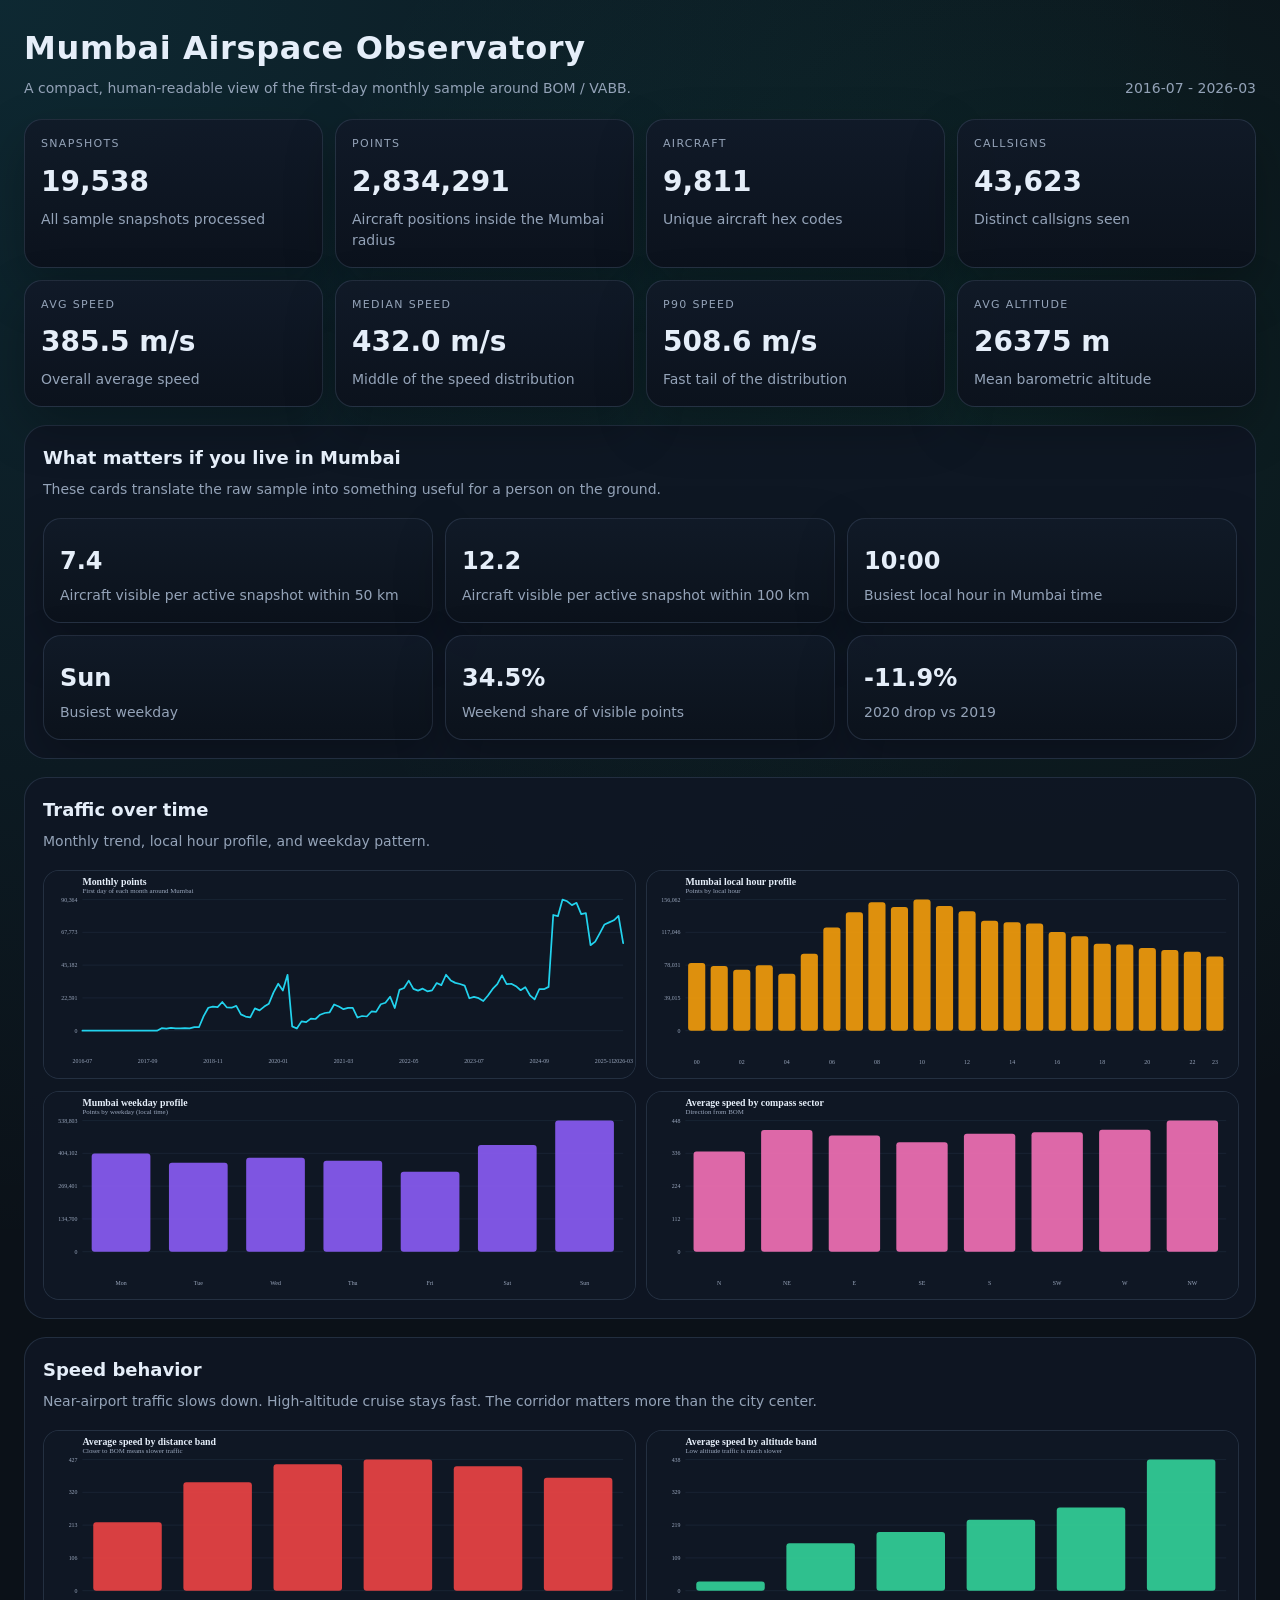
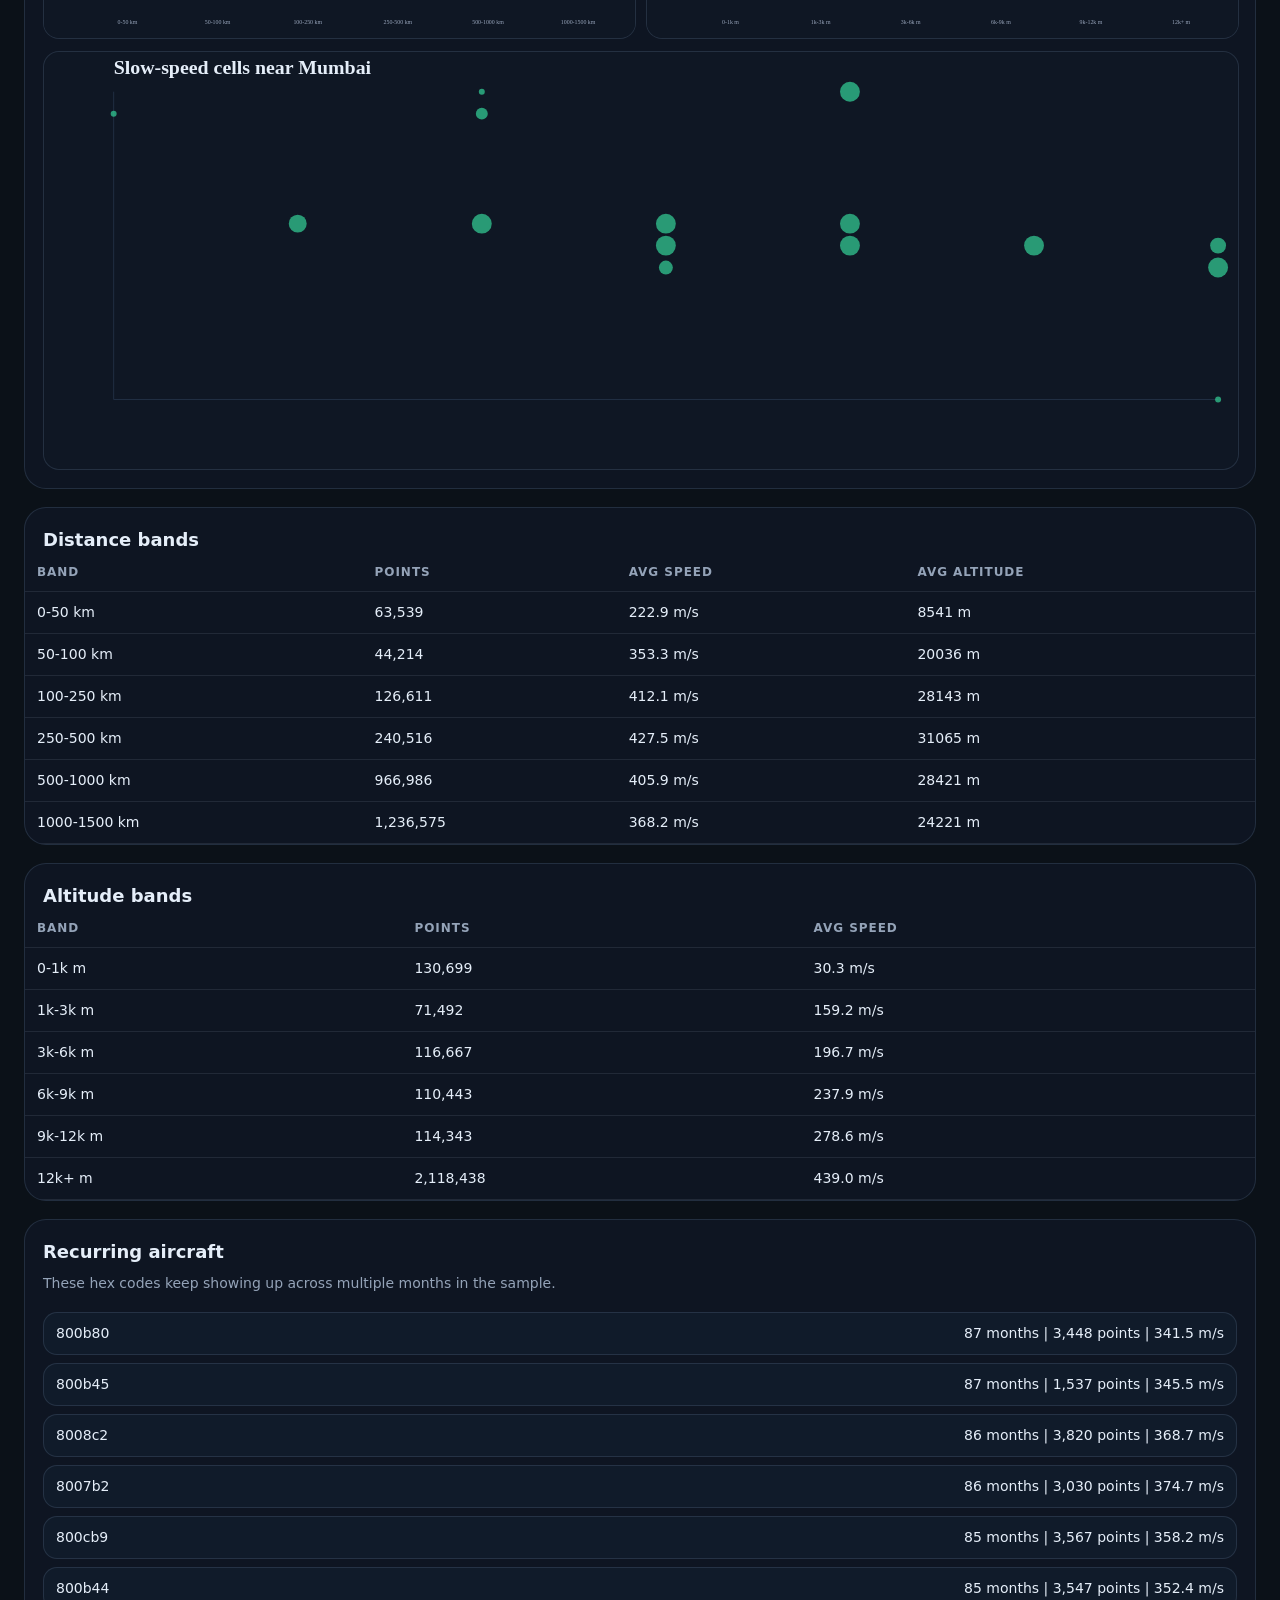
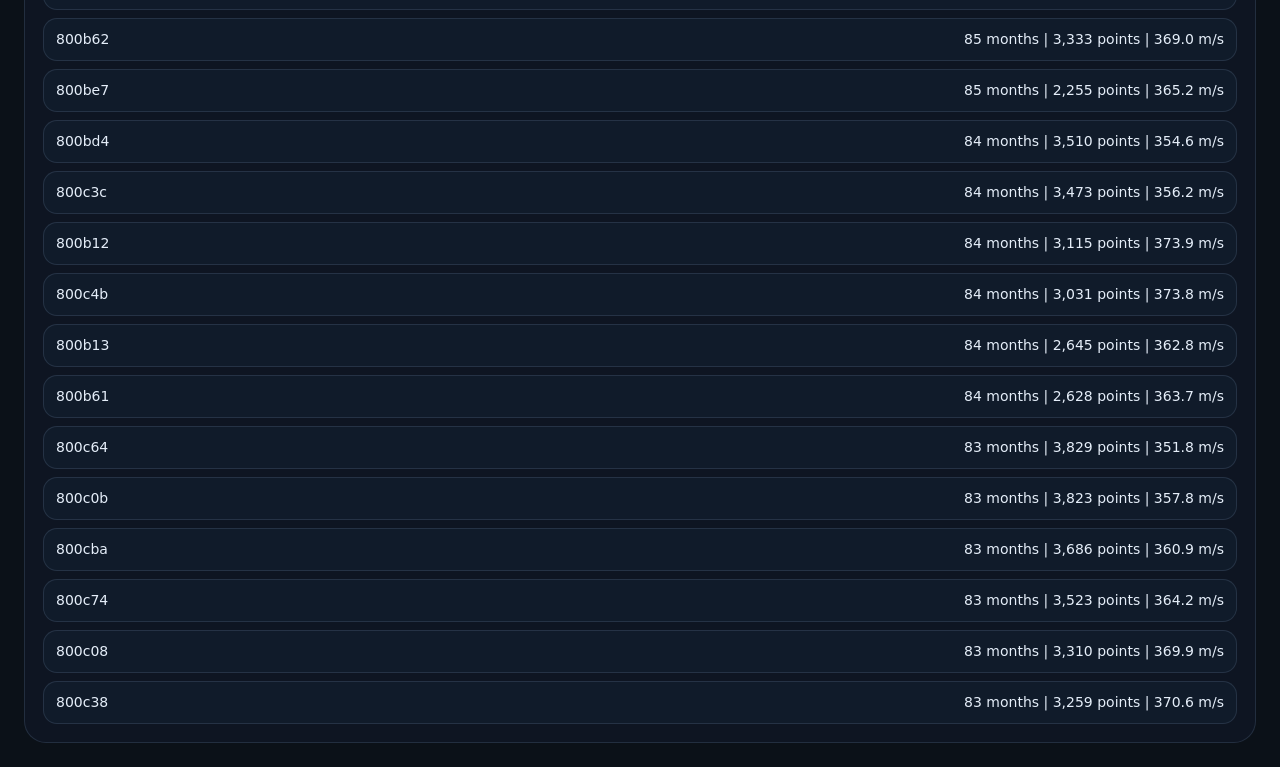
<file: dashboard/data/mumbai_observatory/dashboard.html>
<!doctype html>
<html lang="en">
<head>
<meta charset="utf-8" />
<meta name="viewport" content="width=device-width, initial-scale=1" />
<title>Mumbai Airspace Observatory</title>
<style>
:root {
  --bg: #0b1118;
  --panel: rgba(15, 23, 36, 0.9);
  --panel-2: rgba(18, 29, 44, 0.88);
  --line: rgba(90, 112, 142, 0.28);
  --text: #e5eef9;
  --muted: #94a3b8;
  --accent: #20e3b2;
  --accent2: #22d3ee;
  --warn: #f59e0b;
}
body { margin: 0; background: radial-gradient(circle at top left, rgba(34,211,238,.12), transparent 30%), radial-gradient(circle at 80% 10%, rgba(32,227,178,.08), transparent 20%), var(--bg); color: var(--text); font: 14px/1.5 Inter, system-ui, sans-serif; }
main { max-width: 1440px; margin: 0 auto; padding: 24px; }
header { display:flex; justify-content:space-between; gap:16px; align-items:flex-end; margin-bottom: 20px; }
h1 { margin:0; font-size: 32px; letter-spacing: .02em; }
.sub { color: var(--muted); margin-top: 6px; }
.grid { display:grid; grid-template-columns: repeat(4, minmax(0,1fr)); gap: 12px; }
.card { background: linear-gradient(180deg, rgba(17,26,40,.95), rgba(12,18,28,.95)); border: 1px solid var(--line); border-radius: 18px; padding: 16px; box-shadow: 0 20px 50px rgba(0,0,0,.25); }
.card .label { color: var(--muted); text-transform: uppercase; letter-spacing: .12em; font-size: 11px; }
.card .value { font-size: 28px; font-weight: 800; margin-top: 8px; }
.card .small { color: var(--muted); margin-top: 6px; }
.section { margin-top: 18px; background: var(--panel); border: 1px solid var(--line); border-radius: 22px; overflow: hidden; }
.section h2 { margin:0; padding: 18px 18px 0; font-size: 18px; }
.section p { margin: 8px 18px 18px; color: var(--muted); }
.band { display:grid; grid-template-columns: repeat(2, minmax(0,1fr)); gap: 12px; padding: 0 18px 18px; }
.band img { width: 100%; border-radius: 16px; border: 1px solid var(--line); background: #0f1724; }
table { width:100%; border-collapse: collapse; }
th, td { padding: 10px 12px; border-bottom: 1px solid rgba(148,163,184,.14); text-align: left; }
th { color: var(--muted); font-size: 12px; text-transform: uppercase; letter-spacing: .08em; }
.kpi-row { display:grid; grid-template-columns: repeat(3, minmax(0,1fr)); gap: 12px; padding: 0 18px 18px; }
.list { display:grid; gap: 8px; padding: 0 18px 18px; }
.item { display:flex; justify-content:space-between; gap:12px; padding: 10px 12px; background: var(--panel-2); border:1px solid var(--line); border-radius: 14px; }
@media (max-width: 1100px) { .grid { grid-template-columns: repeat(2, minmax(0,1fr)); } .band, .kpi-row { grid-template-columns: 1fr; } }
@media (max-width: 700px) { main { padding: 14px; } .grid { grid-template-columns: 1fr; } header { flex-direction: column; align-items:flex-start; } }
</style>
</head>
<body>
<script id="bundle-data" type="application/json">{
  "dataset": {
    "source": "ADS-B Exchange readsb-hist samples",
    "scope": "BOM / VABB center with 1500 km radius",
    "start_month": "2016-07",
    "end_month": "2026-03",
    "months": 117
  },
  "totals": {
    "snapshots": 19538,
    "points": 2834291,
    "unique_hex": 9811,
    "unique_callsigns": 43623,
    "avg_speed": 385.5032499502509,
    "median_speed": 432.0,
    "p90_speed": 508.6,
    "avg_altitude": 26375.33007375978,
    "avg_distance_km": 873.106692375624
  },
  "human": {
    "busiest_local_hour": 10,
    "quietest_local_hour": 4,
    "peak_hour_points": 161602,
    "quiet_hour_points": 75389,
    "peak_to_quiet_ratio": 2.1435753226598044,
    "busiest_weekday": "Sun",
    "weekend_share": 0.3447881674817441,
    "morning_share": 0.30453859536653083,
    "afternoon_share": 0.26637878749923705,
    "evening_share": 0.20442290505809035,
    "night_share": 0.16390060159666034,
    "night_speed": 417.7471595679185,
    "morning_speed": 386.73063357396336,
    "afternoon_speed": 372.51092126437925,
    "evening_speed": 375.05792811109535,
    "night_afternoon_speed_gap": 45.23623830353927,
    "level_share": 0.5003498229363181,
    "climb_share": 0.02364683090056737,
    "descent_share": 0.0273292333073774,
    "strong_climb_share": 0.15280399930705774,
    "strong_descent_share": 0.18173363285562422,
    "near_airport_visible_avg_50km": 7.404567699836868,
    "near_airport_visible_avg_100km": 12.241167783710099,
    "covid_drop_2020_vs_2019_pct": -11.857472329580759,
    "covid_rebound_2021_vs_2020_pct": 3.6428806117267545,
    "peak_month": "2025-02",
    "quiet_month": "2016-07",
    "peak_month_points": 90364,
    "quiet_month_points": 0,
    "peak_month_snapshots": 288,
    "quiet_month_snapshots": 0,
    "fastest_distance_band": "250-500 km",
    "slowest_distance_band": "0-50 km",
    "fastest_altitude_band": "12k+ m",
    "slowest_altitude_band": "0-1k m",
    "fastest_sector": "NW",
    "slowest_sector": "N",
    "strongest_climb_points": 433091,
    "strongest_descent_points": 515086,
    "top_regular_months_seen": 87,
    "top_regular_closest_km": 1.57,
    "likely_airline_count": 48,
    "top_likely_airline": "IndiGo",
    "top_likely_airline_code": "IGO",
    "top_likely_airline_points": 831612,
    "top_flow_route": "N\u2192N",
    "top_flow_trips": 15190,
    "inbound_share": 0.38425459556601416,
    "outbound_share": 0.3772756211367831,
    "crossing_share": 0.23846978329720278,
    "slowest_zone": {
      "lat": 19.0,
      "lon": 73.0,
      "avg_speed": 179.91275389588458,
      "points": 41454
    }
  },
  "time_profiles": {
    "local_hour": [
      {
        "hour": 0,
        "points": 80549,
        "avg_speed": 406.6870538430024
      },
      {
        "hour": 1,
        "points": 76982,
        "avg_speed": 422.79854121742744
      },
      {
        "hour": 2,
        "points": 72547,
        "avg_speed": 425.1143506967897
      },
      {
        "hour": 3,
        "points": 77984,
        "avg_speed": 428.69263053959787
      },
      {
        "hour": 4,
        "points": 67908,
        "avg_speed": 417.1607822347882
      },
      {
        "hour": 5,
        "points": 91686,
        "avg_speed": 408.8856390288594
      },
      {
        "hour": 6,
        "points": 122879,
        "avg_speed": 401.37790672124606
      },
      {
        "hour": 7,
        "points": 141120,
        "avg_speed": 397.01338789682535
      },
      {
        "hour": 8,
        "points": 152956,
        "avg_speed": 385.37634613875883
      },
      {
        "hour": 9,
        "points": 147151,
        "avg_speed": 383.66339474417435
      },
      {
        "hour": 10,
        "points": 156062,
        "avg_speed": 379.03861542207585
      },
      {
        "hour": 11,
        "points": 148525,
        "avg_speed": 376.66510015148964
      },
      {
        "hour": 12,
        "points": 142188,
        "avg_speed": 376.8596836582553
      },
      {
        "hour": 13,
        "points": 130919,
        "avg_speed": 376.611867643352
      },
      {
        "hour": 14,
        "points": 129176,
        "avg_speed": 373.7228169319378
      },
      {
        "hour": 15,
        "points": 127692,
        "avg_speed": 371.79919180528145
      },
      {
        "hour": 16,
        "points": 117331,
        "avg_speed": 367.8780484270994
      },
      {
        "hour": 17,
        "points": 112306,
        "avg_speed": 365.39869641871314
      },
      {
        "hour": 18,
        "points": 103472,
        "avg_speed": 367.59143439771145
      },
      {
        "hour": 19,
        "points": 102471,
        "avg_speed": 370.76732831728
      },
      {
        "hour": 20,
        "points": 98400,
        "avg_speed": 368.54272560975613
      },
      {
        "hour": 21,
        "points": 96012,
        "avg_speed": 377.3263206682498
      },
      {
        "hour": 22,
        "points": 93874,
        "avg_speed": 381.36065577263145
      },
      {
        "hour": 23,
        "points": 88251,
        "avg_speed": 386.87174536265877
      }
    ],
    "weekday": [
      {
        "weekday": 0,
        "label": "Mon",
        "points": 403656
      },
      {
        "weekday": 1,
        "label": "Tue",
        "points": 365338
      },
      {
        "weekday": 2,
        "label": "Wed",
        "points": 385966
      },
      {
        "weekday": 3,
        "label": "Thu",
        "points": 373810
      },
      {
        "weekday": 4,
        "label": "Fri",
        "points": 328291
      },
      {
        "weekday": 5,
        "label": "Sat",
        "points": 438427
      },
      {
        "weekday": 6,
        "label": "Sun",
        "points": 538803
      }
    ],
    "local_hour_snapshot": [
      {
        "hour": 0,
        "points": 87999
      },
      {
        "hour": 1,
        "points": 84069
      },
      {
        "hour": 2,
        "points": 77955
      },
      {
        "hour": 3,
        "points": 83817
      },
      {
        "hour": 4,
        "points": 75389
      },
      {
        "hour": 5,
        "points": 103123
      },
      {
        "hour": 6,
        "points": 135994
      },
      {
        "hour": 7,
        "points": 151526
      },
      {
        "hour": 8,
        "points": 160764
      },
      {
        "hour": 9,
        "points": 152967
      },
      {
        "hour": 10,
        "points": 161602
      },
      {
        "hour": 11,
        "points": 154990
      },
      {
        "hour": 12,
        "points": 150434
      },
      {
        "hour": 13,
        "points": 139463
      },
      {
        "hour": 14,
        "points": 136321
      },
      {
        "hour": 15,
        "points": 132773
      },
      {
        "hour": 16,
        "points": 121193
      },
      {
        "hour": 17,
        "points": 116002
      },
      {
        "hour": 18,
        "points": 107292
      },
      {
        "hour": 19,
        "points": 106031
      },
      {
        "hour": 20,
        "points": 102178
      },
      {
        "hour": 21,
        "points": 99950
      },
      {
        "hour": 22,
        "points": 98492
      },
      {
        "hour": 23,
        "points": 93967
      }
    ],
    "daypart": [
      {
        "bucket": "Night",
        "points": 464542,
        "avg_speed": 417.7471595679185,
        "avg_altitude": 29139.300995389007
      },
      {
        "bucket": "Morning",
        "points": 863151,
        "avg_speed": 386.73063357396336,
        "avg_altitude": 25938.815493465223
      },
      {
        "bucket": "Afternoon",
        "points": 754995,
        "avg_speed": 372.51092126437925,
        "avg_altitude": 25060.77898131776
      },
      {
        "bucket": "Evening",
        "points": 579394,
        "avg_speed": 375.05792811109535,
        "avg_altitude": 25249.141673886854
      }
    ],
    "vertical_phase": [
      {
        "phase": "Strong descent",
        "points": 515086,
        "avg_speed": 311.4405708949574,
        "avg_altitude": 15979.735582019313
      },
      {
        "phase": "Descent",
        "points": 77459,
        "avg_speed": 332.08481002853125,
        "avg_altitude": 21396.064692288823
      },
      {
        "phase": "Level",
        "points": 1418137,
        "avg_speed": 441.52361986183286,
        "avg_altitude": 33149.10107204029
      },
      {
        "phase": "Climb",
        "points": 67022,
        "avg_speed": 408.9428277282086,
        "avg_altitude": 29688.778639849603
      },
      {
        "phase": "Strong climb",
        "points": 433091,
        "avg_speed": 376.9970417302599,
        "avg_altitude": 20745.240817749618
      }
    ]
  },
  "monthly": [
    {
      "month": "2016-07",
      "snapshots": 0,
      "points": 0,
      "unique_hex": 0,
      "unique_callsigns": 0,
      "avg_speed": null,
      "median_speed": null,
      "p90_speed": null,
      "avg_altitude": null,
      "avg_distance": null
    },
    {
      "month": "2016-08",
      "snapshots": 0,
      "points": 0,
      "unique_hex": 0,
      "unique_callsigns": 0,
      "avg_speed": null,
      "median_speed": null,
      "p90_speed": null,
      "avg_altitude": null,
      "avg_distance": null
    },
    {
      "month": "2016-09",
      "snapshots": 0,
      "points": 0,
      "unique_hex": 0,
      "unique_callsigns": 0,
      "avg_speed": null,
      "median_speed": null,
      "p90_speed": null,
      "avg_altitude": null,
      "avg_distance": null
    },
    {
      "month": "2016-10",
      "snapshots": 0,
      "points": 0,
      "unique_hex": 0,
      "unique_callsigns": 0,
      "avg_speed": null,
      "median_speed": null,
      "p90_speed": null,
      "avg_altitude": null,
      "avg_distance": null
    },
    {
      "month": "2016-11",
      "snapshots": 0,
      "points": 0,
      "unique_hex": 0,
      "unique_callsigns": 0,
      "avg_speed": null,
      "median_speed": null,
      "p90_speed": null,
      "avg_altitude": null,
      "avg_distance": null
    },
    {
      "month": "2016-12",
      "snapshots": 0,
      "points": 0,
      "unique_hex": 0,
      "unique_callsigns": 0,
      "avg_speed": null,
      "median_speed": null,
      "p90_speed": null,
      "avg_altitude": null,
      "avg_distance": null
    },
    {
      "month": "2017-01",
      "snapshots": 0,
      "points": 0,
      "unique_hex": 0,
      "unique_callsigns": 0,
      "avg_speed": null,
      "median_speed": null,
      "p90_speed": null,
      "avg_altitude": null,
      "avg_distance": null
    },
    {
      "month": "2017-02",
      "snapshots": 0,
      "points": 0,
      "unique_hex": 0,
      "unique_callsigns": 0,
      "avg_speed": null,
      "median_speed": null,
      "p90_speed": null,
      "avg_altitude": null,
      "avg_distance": null
    },
    {
      "month": "2017-03",
      "snapshots": 0,
      "points": 0,
      "unique_hex": 0,
      "unique_callsigns": 0,
      "avg_speed": null,
      "median_speed": null,
      "p90_speed": null,
      "avg_altitude": null,
      "avg_distance": null
    },
    {
      "month": "2017-04",
      "snapshots": 0,
      "points": 0,
      "unique_hex": 0,
      "unique_callsigns": 0,
      "avg_speed": null,
      "median_speed": null,
      "p90_speed": null,
      "avg_altitude": null,
      "avg_distance": null
    },
    {
      "month": "2017-05",
      "snapshots": 0,
      "points": 0,
      "unique_hex": 0,
      "unique_callsigns": 0,
      "avg_speed": null,
      "median_speed": null,
      "p90_speed": null,
      "avg_altitude": null,
      "avg_distance": null
    },
    {
      "month": "2017-06",
      "snapshots": 0,
      "points": 0,
      "unique_hex": 0,
      "unique_callsigns": 0,
      "avg_speed": null,
      "median_speed": null,
      "p90_speed": null,
      "avg_altitude": null,
      "avg_distance": null
    },
    {
      "month": "2017-07",
      "snapshots": 0,
      "points": 0,
      "unique_hex": 0,
      "unique_callsigns": 0,
      "avg_speed": null,
      "median_speed": null,
      "p90_speed": null,
      "avg_altitude": null,
      "avg_distance": null
    },
    {
      "month": "2017-08",
      "snapshots": 0,
      "points": 0,
      "unique_hex": 0,
      "unique_callsigns": 0,
      "avg_speed": null,
      "median_speed": null,
      "p90_speed": null,
      "avg_altitude": null,
      "avg_distance": null
    },
    {
      "month": "2017-09",
      "snapshots": 0,
      "points": 0,
      "unique_hex": 0,
      "unique_callsigns": 0,
      "avg_speed": null,
      "median_speed": null,
      "p90_speed": null,
      "avg_altitude": null,
      "avg_distance": null
    },
    {
      "month": "2017-10",
      "snapshots": 0,
      "points": 0,
      "unique_hex": 0,
      "unique_callsigns": 0,
      "avg_speed": null,
      "median_speed": null,
      "p90_speed": null,
      "avg_altitude": null,
      "avg_distance": null
    },
    {
      "month": "2017-11",
      "snapshots": 0,
      "points": 0,
      "unique_hex": 0,
      "unique_callsigns": 0,
      "avg_speed": null,
      "median_speed": null,
      "p90_speed": null,
      "avg_altitude": null,
      "avg_distance": null
    },
    {
      "month": "2017-12",
      "snapshots": 251,
      "points": 1694,
      "unique_hex": 316,
      "unique_callsigns": 531,
      "avg_speed": 426.086765578635,
      "median_speed": 400.9,
      "p90_speed": 586.56,
      "avg_altitude": 28488.75974025974,
      "avg_distance": 1327.4185714285716
    },
    {
      "month": "2018-01",
      "snapshots": 236,
      "points": 1444,
      "unique_hex": 328,
      "unique_callsigns": 531,
      "avg_speed": 415.98573436401966,
      "median_speed": 429.3,
      "p90_speed": 507.08000000000004,
      "avg_altitude": 28108.37465373961,
      "avg_distance": 1304.011024930748
    },
    {
      "month": "2018-02",
      "snapshots": 250,
      "points": 1977,
      "unique_hex": 385,
      "unique_callsigns": 645,
      "avg_speed": 421.9204081632653,
      "median_speed": 410.65,
      "p90_speed": 552.5400000000001,
      "avg_altitude": 30036.427921092563,
      "avg_distance": 1315.5793576125443
    },
    {
      "month": "2018-03",
      "snapshots": 229,
      "points": 1517,
      "unique_hex": 366,
      "unique_callsigns": 573,
      "avg_speed": 426.54426666666666,
      "median_speed": 446.25,
      "p90_speed": 506.51,
      "avg_altitude": 29740.86750164799,
      "avg_distance": 1309.6343704680291
    },
    {
      "month": "2018-04",
      "snapshots": 242,
      "points": 1537,
      "unique_hex": 319,
      "unique_callsigns": 525,
      "avg_speed": 430.9240052185258,
      "median_speed": 447.2,
      "p90_speed": 518.52,
      "avg_altitude": 28871.472348731295,
      "avg_distance": 1317.1275992192584
    },
    {
      "month": "2018-05",
      "snapshots": 255,
      "points": 1686,
      "unique_hex": 370,
      "unique_callsigns": 595,
      "avg_speed": 429.01473241130486,
      "median_speed": 440.0,
      "p90_speed": 520.24,
      "avg_altitude": 29430.154804270464,
      "avg_distance": 1310.0405338078292
    },
    {
      "month": "2018-06",
      "snapshots": 209,
      "points": 1639,
      "unique_hex": 305,
      "unique_callsigns": 455,
      "avg_speed": 415.7522360248447,
      "median_speed": 438.0,
      "p90_speed": 515.0,
      "avg_altitude": 26829.036159600997,
      "avg_distance": 1295.1197864551557
    },
    {
      "month": "2018-07",
      "snapshots": 254,
      "points": 2482,
      "unique_hex": 408,
      "unique_callsigns": 624,
      "avg_speed": 441.4652786282915,
      "median_speed": 468.7,
      "p90_speed": 515.1,
      "avg_altitude": 31102.68560915781,
      "avg_distance": 1198.0479371474617
    },
    {
      "month": "2018-08",
      "snapshots": 251,
      "points": 2394,
      "unique_hex": 397,
      "unique_callsigns": 616,
      "avg_speed": 448.62203728362186,
      "median_speed": 472.29999999999995,
      "p90_speed": 517.79,
      "avg_altitude": 31976.102272727272,
      "avg_distance": 1174.4241311612366
    },
    {
      "month": "2018-09",
      "snapshots": 267,
      "points": 9985,
      "unique_hex": 950,
      "unique_callsigns": 2354,
      "avg_speed": 372.9545068714632,
      "median_speed": 407.85,
      "p90_speed": 497.0,
      "avg_altitude": 22275.658003010536,
      "avg_distance": 1089.6231306960442
    },
    {
      "month": "2018-10",
      "snapshots": 256,
      "points": 15805,
      "unique_hex": 1038,
      "unique_callsigns": 3261,
      "avg_speed": 356.42417104665503,
      "median_speed": 386.0,
      "p90_speed": 492.0,
      "avg_altitude": 21756.140524556442,
      "avg_distance": 1058.0839715279974
    },
    {
      "month": "2018-11",
      "snapshots": 253,
      "points": 16623,
      "unique_hex": 1114,
      "unique_callsigns": 3205,
      "avg_speed": 359.94098519776753,
      "median_speed": 384.0,
      "p90_speed": 490.0700000000001,
      "avg_altitude": 22701.336907415214,
      "avg_distance": 1006.3858792035132
    },
    {
      "month": "2018-12",
      "snapshots": 260,
      "points": 16215,
      "unique_hex": 1136,
      "unique_callsigns": 3204,
      "avg_speed": 366.89374108305935,
      "median_speed": 402.2,
      "p90_speed": 489.1,
      "avg_altitude": 22366.651248843664,
      "avg_distance": 1004.552224483503
    },
    {
      "month": "2019-01",
      "snapshots": 249,
      "points": 19760,
      "unique_hex": 1158,
      "unique_callsigns": 3410,
      "avg_speed": 359.5326447136792,
      "median_speed": 394.0,
      "p90_speed": 487.5,
      "avg_altitude": 22545.773715162362,
      "avg_distance": 997.7511543522266
    },
    {
      "month": "2019-02",
      "snapshots": 236,
      "points": 16015,
      "unique_hex": 1052,
      "unique_callsigns": 3093,
      "avg_speed": 354.8066088704611,
      "median_speed": 380.0,
      "p90_speed": 485.30000000000007,
      "avg_altitude": 21724.615298157976,
      "avg_distance": 993.5879875117078
    },
    {
      "month": "2019-03",
      "snapshots": 227,
      "points": 15824,
      "unique_hex": 1058,
      "unique_callsigns": 2876,
      "avg_speed": 360.65698984893294,
      "median_speed": 388.0,
      "p90_speed": 484.7,
      "avg_altitude": 24556.166350650994,
      "avg_distance": 938.2966683518706
    },
    {
      "month": "2019-04",
      "snapshots": 221,
      "points": 17100,
      "unique_hex": 1042,
      "unique_callsigns": 2772,
      "avg_speed": 369.2107266129746,
      "median_speed": 406.0,
      "p90_speed": 495.64000000000016,
      "avg_altitude": 26987.615302743616,
      "avg_distance": 934.7993216374269
    },
    {
      "month": "2019-05",
      "snapshots": 227,
      "points": 11251,
      "unique_hex": 792,
      "unique_callsigns": 2488,
      "avg_speed": 349.67582849486377,
      "median_speed": 369.5,
      "p90_speed": 475.76000000000005,
      "avg_altitude": 20205.47879811539,
      "avg_distance": 966.8279441827392
    },
    {
      "month": "2019-06",
      "snapshots": 215,
      "points": 9744,
      "unique_hex": 978,
      "unique_callsigns": 2557,
      "avg_speed": 367.88719851576997,
      "median_speed": 409.9,
      "p90_speed": 491.0,
      "avg_altitude": 22269.214615621473,
      "avg_distance": 926.4032204433498
    },
    {
      "month": "2019-07",
      "snapshots": 217,
      "points": 9167,
      "unique_hex": 1006,
      "unique_callsigns": 2223,
      "avg_speed": 385.9317265556529,
      "median_speed": 434.7,
      "p90_speed": 501.0,
      "avg_altitude": 24626.50518162976,
      "avg_distance": 881.9258819679284
    },
    {
      "month": "2019-08",
      "snapshots": 227,
      "points": 15399,
      "unique_hex": 1263,
      "unique_callsigns": 3510,
      "avg_speed": 359.10059492677823,
      "median_speed": 389.8,
      "p90_speed": 485.4,
      "avg_altitude": 21834.375008118466,
      "avg_distance": 972.2456841353334
    },
    {
      "month": "2019-09",
      "snapshots": 244,
      "points": 13997,
      "unique_hex": 1163,
      "unique_callsigns": 3215,
      "avg_speed": 359.4785201149425,
      "median_speed": 395.2,
      "p90_speed": 483.5,
      "avg_altitude": 21617.250410802313,
      "avg_distance": 962.7689983567907
    },
    {
      "month": "2019-10",
      "snapshots": 237,
      "points": 16614,
      "unique_hex": 1254,
      "unique_callsigns": 3351,
      "avg_speed": 364.17998500749627,
      "median_speed": 398.6,
      "p90_speed": 498.0,
      "avg_altitude": 26418.32604768786,
      "avg_distance": 996.2316522210184
    },
    {
      "month": "2019-11",
      "snapshots": 227,
      "points": 18603,
      "unique_hex": 1228,
      "unique_callsigns": 3400,
      "avg_speed": 362.88360144568065,
      "median_speed": 392.2,
      "p90_speed": 489.2,
      "avg_altitude": 25554.88630254811,
      "avg_distance": 976.1854195559856
    },
    {
      "month": "2019-12",
      "snapshots": 232,
      "points": 26440,
      "unique_hex": 1276,
      "unique_callsigns": 3431,
      "avg_speed": 382.0591310122379,
      "median_speed": 408.0,
      "p90_speed": 506.4900000000001,
      "avg_altitude": 27041.652134423253,
      "avg_distance": 987.8616395612707
    },
    {
      "month": "2020-01",
      "snapshots": 257,
      "points": 32386,
      "unique_hex": 1446,
      "unique_callsigns": 4258,
      "avg_speed": 381.10402546485,
      "median_speed": 408.5,
      "p90_speed": 517.3,
      "avg_altitude": 27751.049177794263,
      "avg_distance": 1032.30595318965
    },
    {
      "month": "2020-02",
      "snapshots": 251,
      "points": 27702,
      "unique_hex": 1346,
      "unique_callsigns": 4046,
      "avg_speed": 376.0317743726405,
      "median_speed": 391.7,
      "p90_speed": 529.0600000000002,
      "avg_altitude": 26634.477591441377,
      "avg_distance": 1007.1580019493177
    },
    {
      "month": "2020-03",
      "snapshots": 249,
      "points": 38488,
      "unique_hex": 1431,
      "unique_callsigns": 4216,
      "avg_speed": 367.5720474471377,
      "median_speed": 414.5,
      "p90_speed": 519.3,
      "avg_altitude": 25142.371119546566,
      "avg_distance": 1013.3768598004573
    },
    {
      "month": "2020-04",
      "snapshots": 275,
      "points": 2942,
      "unique_hex": 188,
      "unique_callsigns": 288,
      "avg_speed": 437.81748983149333,
      "median_speed": 474.9,
      "p90_speed": 588.3,
      "avg_altitude": 33639.33741913517,
      "avg_distance": 1036.545700203943
    },
    {
      "month": "2020-05",
      "snapshots": 266,
      "points": 1487,
      "unique_hex": 172,
      "unique_callsigns": 224,
      "avg_speed": 432.90068681318684,
      "median_speed": 470.1,
      "p90_speed": 528.3,
      "avg_altitude": 30896.037137069547,
      "avg_distance": 1055.405924680565
    },
    {
      "month": "2020-06",
      "snapshots": 253,
      "points": 6405,
      "unique_hex": 362,
      "unique_callsigns": 772,
      "avg_speed": 368.30489536621826,
      "median_speed": 435.6,
      "p90_speed": 498.2,
      "avg_altitude": 26135.103013093547,
      "avg_distance": 1016.9910179547228
    },
    {
      "month": "2020-07",
      "snapshots": 232,
      "points": 5872,
      "unique_hex": 427,
      "unique_callsigns": 873,
      "avg_speed": 369.82696474634565,
      "median_speed": 437.6,
      "p90_speed": 493.7,
      "avg_altitude": 23932.121398124465,
      "avg_distance": 1020.137809945504
    },
    {
      "month": "2020-08",
      "snapshots": 223,
      "points": 8310,
      "unique_hex": 568,
      "unique_callsigns": 1136,
      "avg_speed": 390.0833311036789,
      "median_speed": 452.3,
      "p90_speed": 510.8,
      "avg_altitude": 27077.238315481987,
      "avg_distance": 1013.9329566787003
    },
    {
      "month": "2020-09",
      "snapshots": 217,
      "points": 8049,
      "unique_hex": 568,
      "unique_callsigns": 1230,
      "avg_speed": 364.85423287671233,
      "median_speed": 432.0,
      "p90_speed": 505.81000000000006,
      "avg_altitude": 24560.504210129446,
      "avg_distance": 1023.9424611753013
    },
    {
      "month": "2020-10",
      "snapshots": 204,
      "points": 10993,
      "unique_hex": 733,
      "unique_callsigns": 1654,
      "avg_speed": 375.4400443593104,
      "median_speed": 431.2,
      "p90_speed": 510.9,
      "avg_altitude": 26082.361829391735,
      "avg_distance": 1025.2352351496406
    },
    {
      "month": "2020-11",
      "snapshots": 215,
      "points": 12205,
      "unique_hex": 746,
      "unique_callsigns": 2039,
      "avg_speed": 359.0189196404734,
      "median_speed": 408.0,
      "p90_speed": 500.6,
      "avg_altitude": 24913.86168116894,
      "avg_distance": 1022.942317902499
    },
    {
      "month": "2020-12",
      "snapshots": 195,
      "points": 12556,
      "unique_hex": 759,
      "unique_callsigns": 2118,
      "avg_speed": 361.8569954448266,
      "median_speed": 413.5,
      "p90_speed": 504.84,
      "avg_altitude": 25587.632988189613,
      "avg_distance": 999.8771702771584
    },
    {
      "month": "2021-01",
      "snapshots": 235,
      "points": 18084,
      "unique_hex": 844,
      "unique_callsigns": 2417,
      "avg_speed": 362.24713020264534,
      "median_speed": 400.5,
      "p90_speed": 505.4,
      "avg_altitude": 25844.23062423772,
      "avg_distance": 1008.9548811103738
    },
    {
      "month": "2021-02",
      "snapshots": 218,
      "points": 16637,
      "unique_hex": 877,
      "unique_callsigns": 2491,
      "avg_speed": 364.8410164444745,
      "median_speed": 405.5,
      "p90_speed": 500.03999999999996,
      "avg_altitude": 25985.517255943043,
      "avg_distance": 1001.4659830498288
    },
    {
      "month": "2021-03",
      "snapshots": 199,
      "points": 14841,
      "unique_hex": 868,
      "unique_callsigns": 2513,
      "avg_speed": 364.87008879430545,
      "median_speed": 414.5,
      "p90_speed": 504.1,
      "avg_altitude": 24921.71984619536,
      "avg_distance": 989.2717370797116
    },
    {
      "month": "2021-04",
      "snapshots": 173,
      "points": 15685,
      "unique_hex": 1010,
      "unique_callsigns": 2910,
      "avg_speed": 377.1221232317737,
      "median_speed": 422.6,
      "p90_speed": 511.0,
      "avg_altitude": 26091.4601493204,
      "avg_distance": 1022.0843334395919
    },
    {
      "month": "2021-05",
      "snapshots": 201,
      "points": 15650,
      "unique_hex": 954,
      "unique_callsigns": 2362,
      "avg_speed": 400.5041996260607,
      "median_speed": 439.3,
      "p90_speed": 512.1,
      "avg_altitude": 29537.418214422953,
      "avg_distance": 1054.8591495207668
    },
    {
      "month": "2021-06",
      "snapshots": 177,
      "points": 9061,
      "unique_hex": 709,
      "unique_callsigns": 1578,
      "avg_speed": 407.29957753479124,
      "median_speed": 457.6,
      "p90_speed": 505.0,
      "avg_altitude": 29604.565601856968,
      "avg_distance": 1056.9563657432955
    },
    {
      "month": "2021-07",
      "snapshots": 160,
      "points": 10120,
      "unique_hex": 859,
      "unique_callsigns": 2039,
      "avg_speed": 402.38013116869155,
      "median_speed": 449.9,
      "p90_speed": 509.5,
      "avg_altitude": 28421.066844655394,
      "avg_distance": 1032.7063863636365
    },
    {
      "month": "2021-08",
      "snapshots": 159,
      "points": 9783,
      "unique_hex": 689,
      "unique_callsigns": 1977,
      "avg_speed": 360.40238824896966,
      "median_speed": 419.1,
      "p90_speed": 483.3,
      "avg_altitude": 23638.97381609901,
      "avg_distance": 1003.7672513543902
    },
    {
      "month": "2021-09",
      "snapshots": 158,
      "points": 13262,
      "unique_hex": 974,
      "unique_callsigns": 2642,
      "avg_speed": 384.4915091264667,
      "median_speed": 440.0,
      "p90_speed": 497.18999999999994,
      "avg_altitude": 26745.35013202565,
      "avg_distance": 1020.1187226662645
    },
    {
      "month": "2021-10",
      "snapshots": 144,
      "points": 12946,
      "unique_hex": 1006,
      "unique_callsigns": 2737,
      "avg_speed": 379.04254491265834,
      "median_speed": 440.9,
      "p90_speed": 491.0200000000001,
      "avg_altitude": 26108.168599257886,
      "avg_distance": 1023.3719272362121
    },
    {
      "month": "2021-11",
      "snapshots": 170,
      "points": 18208,
      "unique_hex": 1047,
      "unique_callsigns": 3240,
      "avg_speed": 372.6194187348936,
      "median_speed": 414.9,
      "p90_speed": 514.1800000000002,
      "avg_altitude": 26446.440565207828,
      "avg_distance": 1029.074928602812
    },
    {
      "month": "2021-12",
      "snapshots": 153,
      "points": 19216,
      "unique_hex": 1182,
      "unique_callsigns": 3807,
      "avg_speed": 378.00245298013243,
      "median_speed": 413.0,
      "p90_speed": 500.69999999999993,
      "avg_altitude": 26001.542218284165,
      "avg_distance": 905.4889737718569
    },
    {
      "month": "2022-01",
      "snapshots": 187,
      "points": 23456,
      "unique_hex": 1183,
      "unique_callsigns": 3847,
      "avg_speed": 379.38811107272414,
      "median_speed": 404.7,
      "p90_speed": 521.1,
      "avg_altitude": 26211.071913277283,
      "avg_distance": 894.5431143417462
    },
    {
      "month": "2022-02",
      "snapshots": 182,
      "points": 15638,
      "unique_hex": 1056,
      "unique_callsigns": 2579,
      "avg_speed": 392.53642875580795,
      "median_speed": 426.8,
      "p90_speed": 533.9,
      "avg_altitude": 27428.10820322498,
      "avg_distance": 897.9521863409642
    },
    {
      "month": "2022-03",
      "snapshots": 159,
      "points": 28140,
      "unique_hex": 1274,
      "unique_callsigns": 3831,
      "avg_speed": 395.9543221044252,
      "median_speed": 420.0,
      "p90_speed": 530.0,
      "avg_altitude": 27412.72391064239,
      "avg_distance": 858.338643923241
    },
    {
      "month": "2022-04",
      "snapshots": 136,
      "points": 29469,
      "unique_hex": 1374,
      "unique_callsigns": 4333,
      "avg_speed": 394.8574127441563,
      "median_speed": 442.2,
      "p90_speed": 498.6,
      "avg_altitude": 27639.659551834186,
      "avg_distance": 857.3448970104178
    },
    {
      "month": "2022-05",
      "snapshots": 157,
      "points": 34514,
      "unique_hex": 1371,
      "unique_callsigns": 4442,
      "avg_speed": 393.98923435439855,
      "median_speed": 439.4,
      "p90_speed": 505.4,
      "avg_altitude": 27654.71638447664,
      "avg_distance": 866.968872631396
    },
    {
      "month": "2022-06",
      "snapshots": 144,
      "points": 28825,
      "unique_hex": 1343,
      "unique_callsigns": 4239,
      "avg_speed": 397.5467281848475,
      "median_speed": 449.8,
      "p90_speed": 496.4,
      "avg_altitude": 27793.545613666596,
      "avg_distance": 890.6055993061578
    },
    {
      "month": "2022-07",
      "snapshots": 128,
      "points": 27573,
      "unique_hex": 1429,
      "unique_callsigns": 4367,
      "avg_speed": 404.56147996822153,
      "median_speed": 450.0,
      "p90_speed": 502.9,
      "avg_altitude": 28099.50812726011,
      "avg_distance": 913.8142701193196
    },
    {
      "month": "2022-08",
      "snapshots": 141,
      "points": 28993,
      "unique_hex": 1369,
      "unique_callsigns": 4239,
      "avg_speed": 406.35869102648763,
      "median_speed": 450.0,
      "p90_speed": 500.6,
      "avg_altitude": 28762.70915681969,
      "avg_distance": 916.0248584140999
    },
    {
      "month": "2022-09",
      "snapshots": 129,
      "points": 27151,
      "unique_hex": 1370,
      "unique_callsigns": 4271,
      "avg_speed": 397.79039349567825,
      "median_speed": 441.8,
      "p90_speed": 500.0,
      "avg_altitude": 28060.50312234416,
      "avg_distance": 881.0083742771906
    },
    {
      "month": "2022-10",
      "snapshots": 144,
      "points": 27799,
      "unique_hex": 1413,
      "unique_callsigns": 4482,
      "avg_speed": 392.7869671040122,
      "median_speed": 445.4,
      "p90_speed": 497.9600000000002,
      "avg_altitude": 27014.045741723527,
      "avg_distance": 899.59471959423
    },
    {
      "month": "2022-11",
      "snapshots": 159,
      "points": 32817,
      "unique_hex": 1462,
      "unique_callsigns": 4568,
      "avg_speed": 390.83542304898464,
      "median_speed": 430.0,
      "p90_speed": 505.7,
      "avg_altitude": 27370.79984697781,
      "avg_distance": 862.8093347959899
    },
    {
      "month": "2022-12",
      "snapshots": 137,
      "points": 31389,
      "unique_hex": 1516,
      "unique_callsigns": 4799,
      "avg_speed": 393.0606231640096,
      "median_speed": 431.0,
      "p90_speed": 505.4,
      "avg_altitude": 27479.206755504427,
      "avg_distance": 844.8000207078913
    },
    {
      "month": "2023-01",
      "snapshots": 168,
      "points": 38574,
      "unique_hex": 1545,
      "unique_callsigns": 5012,
      "avg_speed": 389.4863609387645,
      "median_speed": 428.0,
      "p90_speed": 512.1,
      "avg_altitude": 27047.927986055103,
      "avg_distance": 837.5899040804687
    },
    {
      "month": "2023-02",
      "snapshots": 147,
      "points": 34650,
      "unique_hex": 1526,
      "unique_callsigns": 5092,
      "avg_speed": 390.678019959591,
      "median_speed": 428.2,
      "p90_speed": 511.7,
      "avg_altitude": 27169.946265199767,
      "avg_distance": 828.051077922078
    },
    {
      "month": "2023-03",
      "snapshots": 135,
      "points": 32961,
      "unique_hex": 1584,
      "unique_callsigns": 5152,
      "avg_speed": 386.84252041931956,
      "median_speed": 419.3,
      "p90_speed": 517.7299999999999,
      "avg_altitude": 27016.249101759942,
      "avg_distance": 834.269385030794
    },
    {
      "month": "2023-04",
      "snapshots": 143,
      "points": 32183,
      "unique_hex": 1591,
      "unique_callsigns": 5325,
      "avg_speed": 383.92724144584514,
      "median_speed": 423.8,
      "p90_speed": 520.0,
      "avg_altitude": 26395.934473733407,
      "avg_distance": 822.6885666345586
    },
    {
      "month": "2023-05",
      "snapshots": 134,
      "points": 31079,
      "unique_hex": 1525,
      "unique_callsigns": 5356,
      "avg_speed": 389.39692789755117,
      "median_speed": 432.1,
      "p90_speed": 512.0,
      "avg_altitude": 26649.321033091204,
      "avg_distance": 848.7828269892854
    },
    {
      "month": "2023-06",
      "snapshots": 106,
      "points": 22343,
      "unique_hex": 1497,
      "unique_callsigns": 4888,
      "avg_speed": 391.77142455482664,
      "median_speed": 440.0,
      "p90_speed": 498.2,
      "avg_altitude": 26785.258019588462,
      "avg_distance": 794.3689813364364
    },
    {
      "month": "2023-07",
      "snapshots": 109,
      "points": 23283,
      "unique_hex": 1494,
      "unique_callsigns": 4938,
      "avg_speed": 393.7894888122402,
      "median_speed": 447.9,
      "p90_speed": 500.0,
      "avg_altitude": 26400.7363134753,
      "avg_distance": 840.387481853713
    },
    {
      "month": "2023-08",
      "snapshots": 101,
      "points": 22392,
      "unique_hex": 1505,
      "unique_callsigns": 4994,
      "avg_speed": 394.11458027902574,
      "median_speed": 450.5,
      "p90_speed": 501.0,
      "avg_altitude": 26312.886526731254,
      "avg_distance": 835.3068841550554
    },
    {
      "month": "2023-09",
      "snapshots": 94,
      "points": 20462,
      "unique_hex": 1506,
      "unique_callsigns": 4795,
      "avg_speed": 390.9588622908623,
      "median_speed": 447.3,
      "p90_speed": 493.9600000000002,
      "avg_altitude": 25944.282305469762,
      "avg_distance": 824.9936892776855
    },
    {
      "month": "2023-10",
      "snapshots": 110,
      "points": 24242,
      "unique_hex": 1535,
      "unique_callsigns": 4875,
      "avg_speed": 389.821874459623,
      "median_speed": 448.7,
      "p90_speed": 496.4,
      "avg_altitude": 25871.817297614554,
      "avg_distance": 833.8623917168551
    },
    {
      "month": "2023-11",
      "snapshots": 123,
      "points": 28821,
      "unique_hex": 1676,
      "unique_callsigns": 5237,
      "avg_speed": 389.44229359462895,
      "median_speed": 435.7,
      "p90_speed": 505.0,
      "avg_altitude": 26724.007093199703,
      "avg_distance": 842.2982658478193
    },
    {
      "month": "2023-12",
      "snapshots": 130,
      "points": 32082,
      "unique_hex": 1679,
      "unique_callsigns": 5409,
      "avg_speed": 373.9663763399694,
      "median_speed": 417.6,
      "p90_speed": 515.6,
      "avg_altitude": 25194.784504321946,
      "avg_distance": 832.7880153980425
    },
    {
      "month": "2024-01",
      "snapshots": 152,
      "points": 38175,
      "unique_hex": 1684,
      "unique_callsigns": 5551,
      "avg_speed": 378.4387188042173,
      "median_speed": 414.7,
      "p90_speed": 540.0,
      "avg_altitude": 25640.34905235255,
      "avg_distance": 834.6383185330714
    },
    {
      "month": "2024-02",
      "snapshots": 118,
      "points": 32047,
      "unique_hex": 1752,
      "unique_callsigns": 5441,
      "avg_speed": 369.52324673662656,
      "median_speed": 400.0,
      "p90_speed": 547.25,
      "avg_altitude": 24805.258599450393,
      "avg_distance": 844.9835132773738
    },
    {
      "month": "2024-03",
      "snapshots": 121,
      "points": 32335,
      "unique_hex": 1841,
      "unique_callsigns": 5680,
      "avg_speed": 374.8793822319977,
      "median_speed": 410.0,
      "p90_speed": 534.0,
      "avg_altitude": 25143.72616282719,
      "avg_distance": 840.913169321169
    },
    {
      "month": "2024-04",
      "snapshots": 119,
      "points": 30674,
      "unique_hex": 1739,
      "unique_callsigns": 5631,
      "avg_speed": 382.9551542412138,
      "median_speed": 422.0,
      "p90_speed": 530.1,
      "avg_altitude": 26057.75420585508,
      "avg_distance": 852.9966538436461
    },
    {
      "month": "2024-05",
      "snapshots": 111,
      "points": 27903,
      "unique_hex": 1768,
      "unique_callsigns": 5517,
      "avg_speed": 379.52387587778964,
      "median_speed": 421.0,
      "p90_speed": 531.7,
      "avg_altitude": 25280.765786702494,
      "avg_distance": 879.1651657527865
    },
    {
      "month": "2024-06",
      "snapshots": 109,
      "points": 29997,
      "unique_hex": 1775,
      "unique_callsigns": 5649,
      "avg_speed": 387.8637246431904,
      "median_speed": 452.5,
      "p90_speed": 499.0,
      "avg_altitude": 25711.844234314194,
      "avg_distance": 841.4656962362902
    },
    {
      "month": "2024-07",
      "snapshots": 92,
      "points": 24394,
      "unique_hex": 1763,
      "unique_callsigns": 5316,
      "avg_speed": 381.6141550747038,
      "median_speed": 448.2,
      "p90_speed": 497.8,
      "avg_altitude": 25185.303751803753,
      "avg_distance": 843.2894633926376
    },
    {
      "month": "2024-08",
      "snapshots": 99,
      "points": 21535,
      "unique_hex": 1777,
      "unique_callsigns": 5220,
      "avg_speed": 363.1709416658788,
      "median_speed": 437.2,
      "p90_speed": 498.70000000000005,
      "avg_altitude": 23630.255082919517,
      "avg_distance": 839.5998374738797
    },
    {
      "month": "2024-09",
      "snapshots": 113,
      "points": 28563,
      "unique_hex": 1806,
      "unique_callsigns": 5665,
      "avg_speed": 375.5160696156635,
      "median_speed": 442.0,
      "p90_speed": 495.0100000000002,
      "avg_altitude": 24769.736695079147,
      "avg_distance": 856.9545807513217
    },
    {
      "month": "2024-10",
      "snapshots": 109,
      "points": 28574,
      "unique_hex": 1791,
      "unique_callsigns": 5633,
      "avg_speed": 378.6119773843178,
      "median_speed": 447.1,
      "p90_speed": 493.5,
      "avg_altitude": 25533.618418137507,
      "avg_distance": 861.5671551060404
    },
    {
      "month": "2024-11",
      "snapshots": 113,
      "points": 30190,
      "unique_hex": 1848,
      "unique_callsigns": 5654,
      "avg_speed": 387.20127721552075,
      "median_speed": 450.0,
      "p90_speed": 496.5,
      "avg_altitude": 27247.855850319233,
      "avg_distance": 860.4921202384895
    },
    {
      "month": "2024-12",
      "snapshots": 288,
      "points": 79763,
      "unique_hex": 1987,
      "unique_callsigns": 6542,
      "avg_speed": 378.5338983769722,
      "median_speed": 425.2,
      "p90_speed": 520.0,
      "avg_altitude": 26390.005422713424,
      "avg_distance": 848.870134272783
    },
    {
      "month": "2025-01",
      "snapshots": 288,
      "points": 78944,
      "unique_hex": 2000,
      "unique_callsigns": 6665,
      "avg_speed": 385.46098991154946,
      "median_speed": 423.0,
      "p90_speed": 524.0,
      "avg_altitude": 27142.785223006853,
      "avg_distance": 854.1021956070126
    },
    {
      "month": "2025-02",
      "snapshots": 288,
      "points": 90364,
      "unique_hex": 2043,
      "unique_callsigns": 6781,
      "avg_speed": 376.5408382019217,
      "median_speed": 420.9,
      "p90_speed": 521.2,
      "avg_altitude": 25955.3636445841,
      "avg_distance": 804.6560784161835
    },
    {
      "month": "2025-03",
      "snapshots": 288,
      "points": 89160,
      "unique_hex": 2155,
      "unique_callsigns": 7124,
      "avg_speed": 378.3013961140527,
      "median_speed": 414.9,
      "p90_speed": 541.1,
      "avg_altitude": 25673.488059068342,
      "avg_distance": 808.0406737326155
    },
    {
      "month": "2025-04",
      "snapshots": 288,
      "points": 86560,
      "unique_hex": 2071,
      "unique_callsigns": 6867,
      "avg_speed": 378.59208790658676,
      "median_speed": 425.7,
      "p90_speed": 510.3,
      "avg_altitude": 26468.259087456914,
      "avg_distance": 789.5333823937153
    },
    {
      "month": "2025-05",
      "snapshots": 288,
      "points": 88108,
      "unique_hex": 2062,
      "unique_callsigns": 6921,
      "avg_speed": 387.14318231686894,
      "median_speed": 436.2,
      "p90_speed": 510.6,
      "avg_altitude": 26434.170870860507,
      "avg_distance": 795.2881984609797
    },
    {
      "month": "2025-06",
      "snapshots": 288,
      "points": 80323,
      "unique_hex": 1919,
      "unique_callsigns": 6583,
      "avg_speed": 400.96805960724885,
      "median_speed": 450.9,
      "p90_speed": 502.80000000000007,
      "avg_altitude": 27069.230105067363,
      "avg_distance": 822.7008170760554
    },
    {
      "month": "2025-07",
      "snapshots": 288,
      "points": 81012,
      "unique_hex": 1954,
      "unique_callsigns": 6352,
      "avg_speed": 406.4868139315971,
      "median_speed": 452.3,
      "p90_speed": 506.30000000000007,
      "avg_altitude": 27766.168115869397,
      "avg_distance": 822.7389948402706
    },
    {
      "month": "2025-08",
      "snapshots": 199,
      "points": 58901,
      "unique_hex": 1958,
      "unique_callsigns": 6277,
      "avg_speed": 406.1431030315586,
      "median_speed": 453.7,
      "p90_speed": 503.80000000000007,
      "avg_altitude": 27598.372792461265,
      "avg_distance": 816.5953662925926
    },
    {
      "month": "2025-09",
      "snapshots": 192,
      "points": 61358,
      "unique_hex": 1923,
      "unique_callsigns": 6358,
      "avg_speed": 399.10992711611726,
      "median_speed": 452.3,
      "p90_speed": 500.0,
      "avg_altitude": 27322.246089883192,
      "avg_distance": 827.8769492160761
    },
    {
      "month": "2025-10",
      "snapshots": 202,
      "points": 67275,
      "unique_hex": 2037,
      "unique_callsigns": 6829,
      "avg_speed": 396.2698284130875,
      "median_speed": 452.0,
      "p90_speed": 496.8,
      "avg_altitude": 27102.919921283683,
      "avg_distance": 829.7717125232256
    },
    {
      "month": "2025-11",
      "snapshots": 224,
      "points": 73242,
      "unique_hex": 2136,
      "unique_callsigns": 7146,
      "avg_speed": 406.58371535853394,
      "median_speed": 452.6,
      "p90_speed": 508.0,
      "avg_altitude": 27770.45407505029,
      "avg_distance": 837.4719708637122
    },
    {
      "month": "2025-12",
      "snapshots": 211,
      "points": 74683,
      "unique_hex": 2186,
      "unique_callsigns": 7299,
      "avg_speed": 397.7268929325039,
      "median_speed": 425.0,
      "p90_speed": 522.3,
      "avg_altitude": 27922.66422045829,
      "avg_distance": 833.9551207102018
    },
    {
      "month": "2026-01",
      "snapshots": 237,
      "points": 76095,
      "unique_hex": 2036,
      "unique_callsigns": 6711,
      "avg_speed": 390.0088430586173,
      "median_speed": 423.4,
      "p90_speed": 535.0,
      "avg_altitude": 26755.413154122336,
      "avg_distance": 823.8569719429661
    },
    {
      "month": "2026-02",
      "snapshots": 227,
      "points": 79081,
      "unique_hex": 2205,
      "unique_callsigns": 6974,
      "avg_speed": 387.40004126902244,
      "median_speed": 421.9,
      "p90_speed": 524.4,
      "avg_altitude": 26297.285232584873,
      "avg_distance": 828.6596751432077
    },
    {
      "month": "2026-03",
      "snapshots": 227,
      "points": 60399,
      "unique_hex": 1556,
      "unique_callsigns": 5256,
      "avg_speed": 370.77440811724915,
      "median_speed": 425.7,
      "p90_speed": 502.02000000000044,
      "avg_altitude": 24820.27508766071,
      "avg_distance": 822.6996622460637
    }
  ],
  "radius_bands": [
    {
      "radius_km": 50,
      "points": 63546,
      "aircraft": 3112,
      "active_snapshots": 8582,
      "avg_visible_per_snapshot": 7.404567699836868,
      "avg_speed": 222.9109133541057,
      "avg_altitude": 8542.101942745136
    },
    {
      "radius_km": 100,
      "points": 107759,
      "aircraft": 3784,
      "active_snapshots": 8803,
      "avg_visible_per_snapshot": 12.241167783710099,
      "avg_speed": 276.4232027023265,
      "avg_altitude": 13263.48917123881
    },
    {
      "radius_km": 250,
      "points": 234372,
      "aircraft": 4651,
      "active_snapshots": 8988,
      "avg_visible_per_snapshot": 26.076101468624834,
      "avg_speed": 349.6986896898947,
      "avg_altitude": 21301.232793513598
    },
    {
      "radius_km": 500,
      "points": 474893,
      "aircraft": 5577,
      "active_snapshots": 10852,
      "avg_visible_per_snapshot": 43.76087357169185,
      "avg_speed": 389.0843112027341,
      "avg_altitude": 26243.59407712304
    },
    {
      "radius_km": 1000,
      "points": 1441891,
      "aircraft": 7608,
      "active_snapshots": 17314,
      "avg_visible_per_snapshot": 83.27890724269378,
      "avg_speed": 400.3327915910426,
      "avg_altitude": 27703.39278780014
    },
    {
      "radius_km": 1500,
      "points": 2678441,
      "aircraft": 9674,
      "active_snapshots": 19525,
      "avg_visible_per_snapshot": 137.18007682458386,
      "avg_speed": 385.5032499502509,
      "avg_altitude": 26098.18469641431
    }
  ],
  "distance_bands": [
    {
      "band": "0-50 km",
      "points": 63539,
      "avg_speed": 222.90076016304948,
      "avg_altitude": 8541.389651247351
    },
    {
      "band": "50-100 km",
      "points": 44214,
      "avg_speed": 353.3277988872303,
      "avg_altitude": 20036.46479032953
    },
    {
      "band": "100-250 km",
      "points": 126611,
      "avg_speed": 412.0600097937778,
      "avg_altitude": 28142.550991928194
    },
    {
      "band": "250-500 km",
      "points": 240516,
      "avg_speed": 427.45995983635186,
      "avg_altitude": 31065.264638529043
    },
    {
      "band": "500-1000 km",
      "points": 966986,
      "avg_speed": 405.85777043307763,
      "avg_altitude": 28420.878303149737
    },
    {
      "band": "1000-1500 km",
      "points": 1236575,
      "avg_speed": 368.2119661160868,
      "avg_altitude": 24221.295276665267
    }
  ],
  "altitude_bands": [
    {
      "band": "0-1k m",
      "points": 130699,
      "avg_speed": 30.34631328472291
    },
    {
      "band": "1k-3k m",
      "points": 71492,
      "avg_speed": 159.1749006881889
    },
    {
      "band": "3k-6k m",
      "points": 116667,
      "avg_speed": 196.72671192368023
    },
    {
      "band": "6k-9k m",
      "points": 110443,
      "avg_speed": 237.88442816656556
    },
    {
      "band": "9k-12k m",
      "points": 114343,
      "avg_speed": 278.59703261240304
    },
    {
      "band": "12k+ m",
      "points": 2118438,
      "avg_speed": 438.99913983793715
    }
  ],
  "sector_bands": [
    {
      "sector": "N",
      "points": 718563,
      "avg_speed": 342.45155984931034,
      "avg_altitude": 22157.881981410832
    },
    {
      "sector": "NE",
      "points": 482019,
      "avg_speed": 415.7658878591923,
      "avg_altitude": 28850.239973663032
    },
    {
      "sector": "E",
      "points": 323541,
      "avg_speed": 396.7611761724171,
      "avg_altitude": 28054.675317099343
    },
    {
      "sector": "SE",
      "points": 681876,
      "avg_speed": 374.0786518369909,
      "avg_altitude": 24306.566366758787
    },
    {
      "sector": "S",
      "points": 134135,
      "avg_speed": 403.43081969657436,
      "avg_altitude": 26918.594067452254
    },
    {
      "sector": "SW",
      "points": 16294,
      "avg_speed": 407.85729102737207,
      "avg_altitude": 27813.329754220456
    },
    {
      "sector": "W",
      "points": 76192,
      "avg_speed": 416.3658166211676,
      "avg_altitude": 29762.063783509693
    },
    {
      "sector": "NW",
      "points": 245821,
      "avg_speed": 448.05084227954484,
      "avg_altitude": 33014.636390143736
    }
  ],
  "yearly": [
    {
      "year": "2016",
      "points": 0,
      "snapshots": 0,
      "avg_speed": null,
      "avg_altitude": null,
      "yoy_pct": null
    },
    {
      "year": "2017",
      "points": 1694,
      "snapshots": 251,
      "avg_speed": 426.086765578635,
      "avg_altitude": 28488.75974025974,
      "yoy_pct": null
    },
    {
      "year": "2018",
      "points": 73304,
      "snapshots": 2962,
      "avg_speed": 407.2035085799571,
      "avg_altitude": 27099.575662899486,
      "yoy_pct": 4227.272727272727
    },
    {
      "year": "2019",
      "points": 189914,
      "snapshots": 2759,
      "avg_speed": 364.6169630099559,
      "avg_altitude": 23781.821597138463,
      "yoy_pct": 159.07726727054458
    },
    {
      "year": "2020",
      "points": 167395,
      "snapshots": 2837,
      "avg_speed": 382.06761728890615,
      "avg_altitude": 26862.674656713887,
      "yoy_pct": -11.857472329580759
    },
    {
      "year": "2021",
      "points": 173493,
      "snapshots": 2147,
      "avg_speed": 379.4852150838219,
      "avg_altitude": 26612.20448895886,
      "yoy_pct": 3.6428806117267545
    },
    {
      "year": "2022",
      "points": 335764,
      "snapshots": 1803,
      "avg_speed": 394.9721512519795,
      "avg_altitude": 27577.21652731265,
      "yoy_pct": 93.5317275048561
    },
    {
      "year": "2023",
      "points": 343072,
      "snapshots": 1500,
      "avg_speed": 388.6829975826873,
      "avg_altitude": 26459.429243353366,
      "yoy_pct": 2.1765287523379517
    },
    {
      "year": "2024",
      "points": 404150,
      "snapshots": 1544,
      "avg_speed": 378.152701822341,
      "avg_altitude": 25449.706105206205,
      "yoy_pct": 17.80325995709355
    },
    {
      "year": "2025",
      "points": 929930,
      "snapshots": 3044,
      "avg_speed": 393.27723623680225,
      "avg_altitude": 27018.843517087516,
      "yoy_pct": 130.09526166027464
    },
    {
      "year": "2026",
      "points": 215575,
      "snapshots": 691,
      "avg_speed": 382.7277641482963,
      "avg_altitude": 25957.657824789305,
      "yoy_pct": -76.81814760250771
    }
  ],
  "yearly_trend": {
    "monthly": [
      {
        "month": "2016-07",
        "snapshots": 0,
        "points": 0,
        "unique_hex": 0,
        "unique_callsigns": 0,
        "avg_speed": null,
        "median_speed": null,
        "p90_speed": null,
        "avg_altitude": null,
        "avg_distance": null
      },
      {
        "month": "2016-08",
        "snapshots": 0,
        "points": 0,
        "unique_hex": 0,
        "unique_callsigns": 0,
        "avg_speed": null,
        "median_speed": null,
        "p90_speed": null,
        "avg_altitude": null,
        "avg_distance": null
      },
      {
        "month": "2016-09",
        "snapshots": 0,
        "points": 0,
        "unique_hex": 0,
        "unique_callsigns": 0,
        "avg_speed": null,
        "median_speed": null,
        "p90_speed": null,
        "avg_altitude": null,
        "avg_distance": null
      },
      {
        "month": "2016-10",
        "snapshots": 0,
        "points": 0,
        "unique_hex": 0,
        "unique_callsigns": 0,
        "avg_speed": null,
        "median_speed": null,
        "p90_speed": null,
        "avg_altitude": null,
        "avg_distance": null
      },
      {
        "month": "2016-11",
        "snapshots": 0,
        "points": 0,
        "unique_hex": 0,
        "unique_callsigns": 0,
        "avg_speed": null,
        "median_speed": null,
        "p90_speed": null,
        "avg_altitude": null,
        "avg_distance": null
      },
      {
        "month": "2016-12",
        "snapshots": 0,
        "points": 0,
        "unique_hex": 0,
        "unique_callsigns": 0,
        "avg_speed": null,
        "median_speed": null,
        "p90_speed": null,
        "avg_altitude": null,
        "avg_distance": null
      },
      {
        "month": "2017-01",
        "snapshots": 0,
        "points": 0,
        "unique_hex": 0,
        "unique_callsigns": 0,
        "avg_speed": null,
        "median_speed": null,
        "p90_speed": null,
        "avg_altitude": null,
        "avg_distance": null
      },
      {
        "month": "2017-02",
        "snapshots": 0,
        "points": 0,
        "unique_hex": 0,
        "unique_callsigns": 0,
        "avg_speed": null,
        "median_speed": null,
        "p90_speed": null,
        "avg_altitude": null,
        "avg_distance": null
      },
      {
        "month": "2017-03",
        "snapshots": 0,
        "points": 0,
        "unique_hex": 0,
        "unique_callsigns": 0,
        "avg_speed": null,
        "median_speed": null,
        "p90_speed": null,
        "avg_altitude": null,
        "avg_distance": null
      },
      {
        "month": "2017-04",
        "snapshots": 0,
        "points": 0,
        "unique_hex": 0,
        "unique_callsigns": 0,
        "avg_speed": null,
        "median_speed": null,
        "p90_speed": null,
        "avg_altitude": null,
        "avg_distance": null
      },
      {
        "month": "2017-05",
        "snapshots": 0,
        "points": 0,
        "unique_hex": 0,
        "unique_callsigns": 0,
        "avg_speed": null,
        "median_speed": null,
        "p90_speed": null,
        "avg_altitude": null,
        "avg_distance": null
      },
      {
        "month": "2017-06",
        "snapshots": 0,
        "points": 0,
        "unique_hex": 0,
        "unique_callsigns": 0,
        "avg_speed": null,
        "median_speed": null,
        "p90_speed": null,
        "avg_altitude": null,
        "avg_distance": null
      },
      {
        "month": "2017-07",
        "snapshots": 0,
        "points": 0,
        "unique_hex": 0,
        "unique_callsigns": 0,
        "avg_speed": null,
        "median_speed": null,
        "p90_speed": null,
        "avg_altitude": null,
        "avg_distance": null
      },
      {
        "month": "2017-08",
        "snapshots": 0,
        "points": 0,
        "unique_hex": 0,
        "unique_callsigns": 0,
        "avg_speed": null,
        "median_speed": null,
        "p90_speed": null,
        "avg_altitude": null,
        "avg_distance": null
      },
      {
        "month": "2017-09",
        "snapshots": 0,
        "points": 0,
        "unique_hex": 0,
        "unique_callsigns": 0,
        "avg_speed": null,
        "median_speed": null,
        "p90_speed": null,
        "avg_altitude": null,
        "avg_distance": null
      },
      {
        "month": "2017-10",
        "snapshots": 0,
        "points": 0,
        "unique_hex": 0,
        "unique_callsigns": 0,
        "avg_speed": null,
        "median_speed": null,
        "p90_speed": null,
        "avg_altitude": null,
        "avg_distance": null
      },
      {
        "month": "2017-11",
        "snapshots": 0,
        "points": 0,
        "unique_hex": 0,
        "unique_callsigns": 0,
        "avg_speed": null,
        "median_speed": null,
        "p90_speed": null,
        "avg_altitude": null,
        "avg_distance": null
      },
      {
        "month": "2017-12",
        "snapshots": 251,
        "points": 1694,
        "unique_hex": 316,
        "unique_callsigns": 531,
        "avg_speed": 426.086765578635,
        "median_speed": 400.9,
        "p90_speed": 586.56,
        "avg_altitude": 28488.75974025974,
        "avg_distance": 1327.4185714285716
      },
      {
        "month": "2018-01",
        "snapshots": 236,
        "points": 1444,
        "unique_hex": 328,
        "unique_callsigns": 531,
        "avg_speed": 415.98573436401966,
        "median_speed": 429.3,
        "p90_speed": 507.08000000000004,
        "avg_altitude": 28108.37465373961,
        "avg_distance": 1304.011024930748
      },
      {
        "month": "2018-02",
        "snapshots": 250,
        "points": 1977,
        "unique_hex": 385,
        "unique_callsigns": 645,
        "avg_speed": 421.9204081632653,
        "median_speed": 410.65,
        "p90_speed": 552.5400000000001,
        "avg_altitude": 30036.427921092563,
        "avg_distance": 1315.5793576125443
      },
      {
        "month": "2018-03",
        "snapshots": 229,
        "points": 1517,
        "unique_hex": 366,
        "unique_callsigns": 573,
        "avg_speed": 426.54426666666666,
        "median_speed": 446.25,
        "p90_speed": 506.51,
        "avg_altitude": 29740.86750164799,
        "avg_distance": 1309.6343704680291
      },
      {
        "month": "2018-04",
        "snapshots": 242,
        "points": 1537,
        "unique_hex": 319,
        "unique_callsigns": 525,
        "avg_speed": 430.9240052185258,
        "median_speed": 447.2,
        "p90_speed": 518.52,
        "avg_altitude": 28871.472348731295,
        "avg_distance": 1317.1275992192584
      },
      {
        "month": "2018-05",
        "snapshots": 255,
        "points": 1686,
        "unique_hex": 370,
        "unique_callsigns": 595,
        "avg_speed": 429.01473241130486,
        "median_speed": 440.0,
        "p90_speed": 520.24,
        "avg_altitude": 29430.154804270464,
        "avg_distance": 1310.0405338078292
      },
      {
        "month": "2018-06",
        "snapshots": 209,
        "points": 1639,
        "unique_hex": 305,
        "unique_callsigns": 455,
        "avg_speed": 415.7522360248447,
        "median_speed": 438.0,
        "p90_speed": 515.0,
        "avg_altitude": 26829.036159600997,
        "avg_distance": 1295.1197864551557
      },
      {
        "month": "2018-07",
        "snapshots": 254,
        "points": 2482,
        "unique_hex": 408,
        "unique_callsigns": 624,
        "avg_speed": 441.4652786282915,
        "median_speed": 468.7,
        "p90_speed": 515.1,
        "avg_altitude": 31102.68560915781,
        "avg_distance": 1198.0479371474617
      },
      {
        "month": "2018-08",
        "snapshots": 251,
        "points": 2394,
        "unique_hex": 397,
        "unique_callsigns": 616,
        "avg_speed": 448.62203728362186,
        "median_speed": 472.29999999999995,
        "p90_speed": 517.79,
        "avg_altitude": 31976.102272727272,
        "avg_distance": 1174.4241311612366
      },
      {
        "month": "2018-09",
        "snapshots": 267,
        "points": 9985,
        "unique_hex": 950,
        "unique_callsigns": 2354,
        "avg_speed": 372.9545068714632,
        "median_speed": 407.85,
        "p90_speed": 497.0,
        "avg_altitude": 22275.658003010536,
        "avg_distance": 1089.6231306960442
      },
      {
        "month": "2018-10",
        "snapshots": 256,
        "points": 15805,
        "unique_hex": 1038,
        "unique_callsigns": 3261,
        "avg_speed": 356.42417104665503,
        "median_speed": 386.0,
        "p90_speed": 492.0,
        "avg_altitude": 21756.140524556442,
        "avg_distance": 1058.0839715279974
      },
      {
        "month": "2018-11",
        "snapshots": 253,
        "points": 16623,
        "unique_hex": 1114,
        "unique_callsigns": 3205,
        "avg_speed": 359.94098519776753,
        "median_speed": 384.0,
        "p90_speed": 490.0700000000001,
        "avg_altitude": 22701.336907415214,
        "avg_distance": 1006.3858792035132
      },
      {
        "month": "2018-12",
        "snapshots": 260,
        "points": 16215,
        "unique_hex": 1136,
        "unique_callsigns": 3204,
        "avg_speed": 366.89374108305935,
        "median_speed": 402.2,
        "p90_speed": 489.1,
        "avg_altitude": 22366.651248843664,
        "avg_distance": 1004.552224483503
      },
      {
        "month": "2019-01",
        "snapshots": 249,
        "points": 19760,
        "unique_hex": 1158,
        "unique_callsigns": 3410,
        "avg_speed": 359.5326447136792,
        "median_speed": 394.0,
        "p90_speed": 487.5,
        "avg_altitude": 22545.773715162362,
        "avg_distance": 997.7511543522266
      },
      {
        "month": "2019-02",
        "snapshots": 236,
        "points": 16015,
        "unique_hex": 1052,
        "unique_callsigns": 3093,
        "avg_speed": 354.8066088704611,
        "median_speed": 380.0,
        "p90_speed": 485.30000000000007,
        "avg_altitude": 21724.615298157976,
        "avg_distance": 993.5879875117078
      },
      {
        "month": "2019-03",
        "snapshots": 227,
        "points": 15824,
        "unique_hex": 1058,
        "unique_callsigns": 2876,
        "avg_speed": 360.65698984893294,
        "median_speed": 388.0,
        "p90_speed": 484.7,
        "avg_altitude": 24556.166350650994,
        "avg_distance": 938.2966683518706
      },
      {
        "month": "2019-04",
        "snapshots": 221,
        "points": 17100,
        "unique_hex": 1042,
        "unique_callsigns": 2772,
        "avg_speed": 369.2107266129746,
        "median_speed": 406.0,
        "p90_speed": 495.64000000000016,
        "avg_altitude": 26987.615302743616,
        "avg_distance": 934.7993216374269
      },
      {
        "month": "2019-05",
        "snapshots": 227,
        "points": 11251,
        "unique_hex": 792,
        "unique_callsigns": 2488,
        "avg_speed": 349.67582849486377,
        "median_speed": 369.5,
        "p90_speed": 475.76000000000005,
        "avg_altitude": 20205.47879811539,
        "avg_distance": 966.8279441827392
      },
      {
        "month": "2019-06",
        "snapshots": 215,
        "points": 9744,
        "unique_hex": 978,
        "unique_callsigns": 2557,
        "avg_speed": 367.88719851576997,
        "median_speed": 409.9,
        "p90_speed": 491.0,
        "avg_altitude": 22269.214615621473,
        "avg_distance": 926.4032204433498
      },
      {
        "month": "2019-07",
        "snapshots": 217,
        "points": 9167,
        "unique_hex": 1006,
        "unique_callsigns": 2223,
        "avg_speed": 385.9317265556529,
        "median_speed": 434.7,
        "p90_speed": 501.0,
        "avg_altitude": 24626.50518162976,
        "avg_distance": 881.9258819679284
      },
      {
        "month": "2019-08",
        "snapshots": 227,
        "points": 15399,
        "unique_hex": 1263,
        "unique_callsigns": 3510,
        "avg_speed": 359.10059492677823,
        "median_speed": 389.8,
        "p90_speed": 485.4,
        "avg_altitude": 21834.375008118466,
        "avg_distance": 972.2456841353334
      },
      {
        "month": "2019-09",
        "snapshots": 244,
        "points": 13997,
        "unique_hex": 1163,
        "unique_callsigns": 3215,
        "avg_speed": 359.4785201149425,
        "median_speed": 395.2,
        "p90_speed": 483.5,
        "avg_altitude": 21617.250410802313,
        "avg_distance": 962.7689983567907
      },
      {
        "month": "2019-10",
        "snapshots": 237,
        "points": 16614,
        "unique_hex": 1254,
        "unique_callsigns": 3351,
        "avg_speed": 364.17998500749627,
        "median_speed": 398.6,
        "p90_speed": 498.0,
        "avg_altitude": 26418.32604768786,
        "avg_distance": 996.2316522210184
      },
      {
        "month": "2019-11",
        "snapshots": 227,
        "points": 18603,
        "unique_hex": 1228,
        "unique_callsigns": 3400,
        "avg_speed": 362.88360144568065,
        "median_speed": 392.2,
        "p90_speed": 489.2,
        "avg_altitude": 25554.88630254811,
        "avg_distance": 976.1854195559856
      },
      {
        "month": "2019-12",
        "snapshots": 232,
        "points": 26440,
        "unique_hex": 1276,
        "unique_callsigns": 3431,
        "avg_speed": 382.0591310122379,
        "median_speed": 408.0,
        "p90_speed": 506.4900000000001,
        "avg_altitude": 27041.652134423253,
        "avg_distance": 987.8616395612707
      },
      {
        "month": "2020-01",
        "snapshots": 257,
        "points": 32386,
        "unique_hex": 1446,
        "unique_callsigns": 4258,
        "avg_speed": 381.10402546485,
        "median_speed": 408.5,
        "p90_speed": 517.3,
        "avg_altitude": 27751.049177794263,
        "avg_distance": 1032.30595318965
      },
      {
        "month": "2020-02",
        "snapshots": 251,
        "points": 27702,
        "unique_hex": 1346,
        "unique_callsigns": 4046,
        "avg_speed": 376.0317743726405,
        "median_speed": 391.7,
        "p90_speed": 529.0600000000002,
        "avg_altitude": 26634.477591441377,
        "avg_distance": 1007.1580019493177
      },
      {
        "month": "2020-03",
        "snapshots": 249,
        "points": 38488,
        "unique_hex": 1431,
        "unique_callsigns": 4216,
        "avg_speed": 367.5720474471377,
        "median_speed": 414.5,
        "p90_speed": 519.3,
        "avg_altitude": 25142.371119546566,
        "avg_distance": 1013.3768598004573
      },
      {
        "month": "2020-04",
        "snapshots": 275,
        "points": 2942,
        "unique_hex": 188,
        "unique_callsigns": 288,
        "avg_speed": 437.81748983149333,
        "median_speed": 474.9,
        "p90_speed": 588.3,
        "avg_altitude": 33639.33741913517,
        "avg_distance": 1036.545700203943
      },
      {
        "month": "2020-05",
        "snapshots": 266,
        "points": 1487,
        "unique_hex": 172,
        "unique_callsigns": 224,
        "avg_speed": 432.90068681318684,
        "median_speed": 470.1,
        "p90_speed": 528.3,
        "avg_altitude": 30896.037137069547,
        "avg_distance": 1055.405924680565
      },
      {
        "month": "2020-06",
        "snapshots": 253,
        "points": 6405,
        "unique_hex": 362,
        "unique_callsigns": 772,
        "avg_speed": 368.30489536621826,
        "median_speed": 435.6,
        "p90_speed": 498.2,
        "avg_altitude": 26135.103013093547,
        "avg_distance": 1016.9910179547228
      },
      {
        "month": "2020-07",
        "snapshots": 232,
        "points": 5872,
        "unique_hex": 427,
        "unique_callsigns": 873,
        "avg_speed": 369.82696474634565,
        "median_speed": 437.6,
        "p90_speed": 493.7,
        "avg_altitude": 23932.121398124465,
        "avg_distance": 1020.137809945504
      },
      {
        "month": "2020-08",
        "snapshots": 223,
        "points": 8310,
        "unique_hex": 568,
        "unique_callsigns": 1136,
        "avg_speed": 390.0833311036789,
        "median_speed": 452.3,
        "p90_speed": 510.8,
        "avg_altitude": 27077.238315481987,
        "avg_distance": 1013.9329566787003
      },
      {
        "month": "2020-09",
        "snapshots": 217,
        "points": 8049,
        "unique_hex": 568,
        "unique_callsigns": 1230,
        "avg_speed": 364.85423287671233,
        "median_speed": 432.0,
        "p90_speed": 505.81000000000006,
        "avg_altitude": 24560.504210129446,
        "avg_distance": 1023.9424611753013
      },
      {
        "month": "2020-10",
        "snapshots": 204,
        "points": 10993,
        "unique_hex": 733,
        "unique_callsigns": 1654,
        "avg_speed": 375.4400443593104,
        "median_speed": 431.2,
        "p90_speed": 510.9,
        "avg_altitude": 26082.361829391735,
        "avg_distance": 1025.2352351496406
      },
      {
        "month": "2020-11",
        "snapshots": 215,
        "points": 12205,
        "unique_hex": 746,
        "unique_callsigns": 2039,
        "avg_speed": 359.0189196404734,
        "median_speed": 408.0,
        "p90_speed": 500.6,
        "avg_altitude": 24913.86168116894,
        "avg_distance": 1022.942317902499
      },
      {
        "month": "2020-12",
        "snapshots": 195,
        "points": 12556,
        "unique_hex": 759,
        "unique_callsigns": 2118,
        "avg_speed": 361.8569954448266,
        "median_speed": 413.5,
        "p90_speed": 504.84,
        "avg_altitude": 25587.632988189613,
        "avg_distance": 999.8771702771584
      },
      {
        "month": "2021-01",
        "snapshots": 235,
        "points": 18084,
        "unique_hex": 844,
        "unique_callsigns": 2417,
        "avg_speed": 362.24713020264534,
        "median_speed": 400.5,
        "p90_speed": 505.4,
        "avg_altitude": 25844.23062423772,
        "avg_distance": 1008.9548811103738
      },
      {
        "month": "2021-02",
        "snapshots": 218,
        "points": 16637,
        "unique_hex": 877,
        "unique_callsigns": 2491,
        "avg_speed": 364.8410164444745,
        "median_speed": 405.5,
        "p90_speed": 500.03999999999996,
        "avg_altitude": 25985.517255943043,
        "avg_distance": 1001.4659830498288
      },
      {
        "month": "2021-03",
        "snapshots": 199,
        "points": 14841,
        "unique_hex": 868,
        "unique_callsigns": 2513,
        "avg_speed": 364.87008879430545,
        "median_speed": 414.5,
        "p90_speed": 504.1,
        "avg_altitude": 24921.71984619536,
        "avg_distance": 989.2717370797116
      },
      {
        "month": "2021-04",
        "snapshots": 173,
        "points": 15685,
        "unique_hex": 1010,
        "unique_callsigns": 2910,
        "avg_speed": 377.1221232317737,
        "median_speed": 422.6,
        "p90_speed": 511.0,
        "avg_altitude": 26091.4601493204,
        "avg_distance": 1022.0843334395919
      },
      {
        "month": "2021-05",
        "snapshots": 201,
        "points": 15650,
        "unique_hex": 954,
        "unique_callsigns": 2362,
        "avg_speed": 400.5041996260607,
        "median_speed": 439.3,
        "p90_speed": 512.1,
        "avg_altitude": 29537.418214422953,
        "avg_distance": 1054.8591495207668
      },
      {
        "month": "2021-06",
        "snapshots": 177,
        "points": 9061,
        "unique_hex": 709,
        "unique_callsigns": 1578,
        "avg_speed": 407.29957753479124,
        "median_speed": 457.6,
        "p90_speed": 505.0,
        "avg_altitude": 29604.565601856968,
        "avg_distance": 1056.9563657432955
      },
      {
        "month": "2021-07",
        "snapshots": 160,
        "points": 10120,
        "unique_hex": 859,
        "unique_callsigns": 2039,
        "avg_speed": 402.38013116869155,
        "median_speed": 449.9,
        "p90_speed": 509.5,
        "avg_altitude": 28421.066844655394,
        "avg_distance": 1032.7063863636365
      },
      {
        "month": "2021-08",
        "snapshots": 159,
        "points": 9783,
        "unique_hex": 689,
        "unique_callsigns": 1977,
        "avg_speed": 360.40238824896966,
        "median_speed": 419.1,
        "p90_speed": 483.3,
        "avg_altitude": 23638.97381609901,
        "avg_distance": 1003.7672513543902
      },
      {
        "month": "2021-09",
        "snapshots": 158,
        "points": 13262,
        "unique_hex": 974,
        "unique_callsigns": 2642,
        "avg_speed": 384.4915091264667,
        "median_speed": 440.0,
        "p90_speed": 497.18999999999994,
        "avg_altitude": 26745.35013202565,
        "avg_distance": 1020.1187226662645
      },
      {
        "month": "2021-10",
        "snapshots": 144,
        "points": 12946,
        "unique_hex": 1006,
        "unique_callsigns": 2737,
        "avg_speed": 379.04254491265834,
        "median_speed": 440.9,
        "p90_speed": 491.0200000000001,
        "avg_altitude": 26108.168599257886,
        "avg_distance": 1023.3719272362121
      },
      {
        "month": "2021-11",
        "snapshots": 170,
        "points": 18208,
        "unique_hex": 1047,
        "unique_callsigns": 3240,
        "avg_speed": 372.6194187348936,
        "median_speed": 414.9,
        "p90_speed": 514.1800000000002,
        "avg_altitude": 26446.440565207828,
        "avg_distance": 1029.074928602812
      },
      {
        "month": "2021-12",
        "snapshots": 153,
        "points": 19216,
        "unique_hex": 1182,
        "unique_callsigns": 3807,
        "avg_speed": 378.00245298013243,
        "median_speed": 413.0,
        "p90_speed": 500.69999999999993,
        "avg_altitude": 26001.542218284165,
        "avg_distance": 905.4889737718569
      },
      {
        "month": "2022-01",
        "snapshots": 187,
        "points": 23456,
        "unique_hex": 1183,
        "unique_callsigns": 3847,
        "avg_speed": 379.38811107272414,
        "median_speed": 404.7,
        "p90_speed": 521.1,
        "avg_altitude": 26211.071913277283,
        "avg_distance": 894.5431143417462
      },
      {
        "month": "2022-02",
        "snapshots": 182,
        "points": 15638,
        "unique_hex": 1056,
        "unique_callsigns": 2579,
        "avg_speed": 392.53642875580795,
        "median_speed": 426.8,
        "p90_speed": 533.9,
        "avg_altitude": 27428.10820322498,
        "avg_distance": 897.9521863409642
      },
      {
        "month": "2022-03",
        "snapshots": 159,
        "points": 28140,
        "unique_hex": 1274,
        "unique_callsigns": 3831,
        "avg_speed": 395.9543221044252,
        "median_speed": 420.0,
        "p90_speed": 530.0,
        "avg_altitude": 27412.72391064239,
        "avg_distance": 858.338643923241
      },
      {
        "month": "2022-04",
        "snapshots": 136,
        "points": 29469,
        "unique_hex": 1374,
        "unique_callsigns": 4333,
        "avg_speed": 394.8574127441563,
        "median_speed": 442.2,
        "p90_speed": 498.6,
        "avg_altitude": 27639.659551834186,
        "avg_distance": 857.3448970104178
      },
      {
        "month": "2022-05",
        "snapshots": 157,
        "points": 34514,
        "unique_hex": 1371,
        "unique_callsigns": 4442,
        "avg_speed": 393.98923435439855,
        "median_speed": 439.4,
        "p90_speed": 505.4,
        "avg_altitude": 27654.71638447664,
        "avg_distance": 866.968872631396
      },
      {
        "month": "2022-06",
        "snapshots": 144,
        "points": 28825,
        "unique_hex": 1343,
        "unique_callsigns": 4239,
        "avg_speed": 397.5467281848475,
        "median_speed": 449.8,
        "p90_speed": 496.4,
        "avg_altitude": 27793.545613666596,
        "avg_distance": 890.6055993061578
      },
      {
        "month": "2022-07",
        "snapshots": 128,
        "points": 27573,
        "unique_hex": 1429,
        "unique_callsigns": 4367,
        "avg_speed": 404.56147996822153,
        "median_speed": 450.0,
        "p90_speed": 502.9,
        "avg_altitude": 28099.50812726011,
        "avg_distance": 913.8142701193196
      },
      {
        "month": "2022-08",
        "snapshots": 141,
        "points": 28993,
        "unique_hex": 1369,
        "unique_callsigns": 4239,
        "avg_speed": 406.35869102648763,
        "median_speed": 450.0,
        "p90_speed": 500.6,
        "avg_altitude": 28762.70915681969,
        "avg_distance": 916.0248584140999
      },
      {
        "month": "2022-09",
        "snapshots": 129,
        "points": 27151,
        "unique_hex": 1370,
        "unique_callsigns": 4271,
        "avg_speed": 397.79039349567825,
        "median_speed": 441.8,
        "p90_speed": 500.0,
        "avg_altitude": 28060.50312234416,
        "avg_distance": 881.0083742771906
      },
      {
        "month": "2022-10",
        "snapshots": 144,
        "points": 27799,
        "unique_hex": 1413,
        "unique_callsigns": 4482,
        "avg_speed": 392.7869671040122,
        "median_speed": 445.4,
        "p90_speed": 497.9600000000002,
        "avg_altitude": 27014.045741723527,
        "avg_distance": 899.59471959423
      },
      {
        "month": "2022-11",
        "snapshots": 159,
        "points": 32817,
        "unique_hex": 1462,
        "unique_callsigns": 4568,
        "avg_speed": 390.83542304898464,
        "median_speed": 430.0,
        "p90_speed": 505.7,
        "avg_altitude": 27370.79984697781,
        "avg_distance": 862.8093347959899
      },
      {
        "month": "2022-12",
        "snapshots": 137,
        "points": 31389,
        "unique_hex": 1516,
        "unique_callsigns": 4799,
        "avg_speed": 393.0606231640096,
        "median_speed": 431.0,
        "p90_speed": 505.4,
        "avg_altitude": 27479.206755504427,
        "avg_distance": 844.8000207078913
      },
      {
        "month": "2023-01",
        "snapshots": 168,
        "points": 38574,
        "unique_hex": 1545,
        "unique_callsigns": 5012,
        "avg_speed": 389.4863609387645,
        "median_speed": 428.0,
        "p90_speed": 512.1,
        "avg_altitude": 27047.927986055103,
        "avg_distance": 837.5899040804687
      },
      {
        "month": "2023-02",
        "snapshots": 147,
        "points": 34650,
        "unique_hex": 1526,
        "unique_callsigns": 5092,
        "avg_speed": 390.678019959591,
        "median_speed": 428.2,
        "p90_speed": 511.7,
        "avg_altitude": 27169.946265199767,
        "avg_distance": 828.051077922078
      },
      {
        "month": "2023-03",
        "snapshots": 135,
        "points": 32961,
        "unique_hex": 1584,
        "unique_callsigns": 5152,
        "avg_speed": 386.84252041931956,
        "median_speed": 419.3,
        "p90_speed": 517.7299999999999,
        "avg_altitude": 27016.249101759942,
        "avg_distance": 834.269385030794
      },
      {
        "month": "2023-04",
        "snapshots": 143,
        "points": 32183,
        "unique_hex": 1591,
        "unique_callsigns": 5325,
        "avg_speed": 383.92724144584514,
        "median_speed": 423.8,
        "p90_speed": 520.0,
        "avg_altitude": 26395.934473733407,
        "avg_distance": 822.6885666345586
      },
      {
        "month": "2023-05",
        "snapshots": 134,
        "points": 31079,
        "unique_hex": 1525,
        "unique_callsigns": 5356,
        "avg_speed": 389.39692789755117,
        "median_speed": 432.1,
        "p90_speed": 512.0,
        "avg_altitude": 26649.321033091204,
        "avg_distance": 848.7828269892854
      },
      {
        "month": "2023-06",
        "snapshots": 106,
        "points": 22343,
        "unique_hex": 1497,
        "unique_callsigns": 4888,
        "avg_speed": 391.77142455482664,
        "median_speed": 440.0,
        "p90_speed": 498.2,
        "avg_altitude": 26785.258019588462,
        "avg_distance": 794.3689813364364
      },
      {
        "month": "2023-07",
        "snapshots": 109,
        "points": 23283,
        "unique_hex": 1494,
        "unique_callsigns": 4938,
        "avg_speed": 393.7894888122402,
        "median_speed": 447.9,
        "p90_speed": 500.0,
        "avg_altitude": 26400.7363134753,
        "avg_distance": 840.387481853713
      },
      {
        "month": "2023-08",
        "snapshots": 101,
        "points": 22392,
        "unique_hex": 1505,
        "unique_callsigns": 4994,
        "avg_speed": 394.11458027902574,
        "median_speed": 450.5,
        "p90_speed": 501.0,
        "avg_altitude": 26312.886526731254,
        "avg_distance": 835.3068841550554
      },
      {
        "month": "2023-09",
        "snapshots": 94,
        "points": 20462,
        "unique_hex": 1506,
        "unique_callsigns": 4795,
        "avg_speed": 390.9588622908623,
        "median_speed": 447.3,
        "p90_speed": 493.9600000000002,
        "avg_altitude": 25944.282305469762,
        "avg_distance": 824.9936892776855
      },
      {
        "month": "2023-10",
        "snapshots": 110,
        "points": 24242,
        "unique_hex": 1535,
        "unique_callsigns": 4875,
        "avg_speed": 389.821874459623,
        "median_speed": 448.7,
        "p90_speed": 496.4,
        "avg_altitude": 25871.817297614554,
        "avg_distance": 833.8623917168551
      },
      {
        "month": "2023-11",
        "snapshots": 123,
        "points": 28821,
        "unique_hex": 1676,
        "unique_callsigns": 5237,
        "avg_speed": 389.44229359462895,
        "median_speed": 435.7,
        "p90_speed": 505.0,
        "avg_altitude": 26724.007093199703,
        "avg_distance": 842.2982658478193
      },
      {
        "month": "2023-12",
        "snapshots": 130,
        "points": 32082,
        "unique_hex": 1679,
        "unique_callsigns": 5409,
        "avg_speed": 373.9663763399694,
        "median_speed": 417.6,
        "p90_speed": 515.6,
        "avg_altitude": 25194.784504321946,
        "avg_distance": 832.7880153980425
      },
      {
        "month": "2024-01",
        "snapshots": 152,
        "points": 38175,
        "unique_hex": 1684,
        "unique_callsigns": 5551,
        "avg_speed": 378.4387188042173,
        "median_speed": 414.7,
        "p90_speed": 540.0,
        "avg_altitude": 25640.34905235255,
        "avg_distance": 834.6383185330714
      },
      {
        "month": "2024-02",
        "snapshots": 118,
        "points": 32047,
        "unique_hex": 1752,
        "unique_callsigns": 5441,
        "avg_speed": 369.52324673662656,
        "median_speed": 400.0,
        "p90_speed": 547.25,
        "avg_altitude": 24805.258599450393,
        "avg_distance": 844.9835132773738
      },
      {
        "month": "2024-03",
        "snapshots": 121,
        "points": 32335,
        "unique_hex": 1841,
        "unique_callsigns": 5680,
        "avg_speed": 374.8793822319977,
        "median_speed": 410.0,
        "p90_speed": 534.0,
        "avg_altitude": 25143.72616282719,
        "avg_distance": 840.913169321169
      },
      {
        "month": "2024-04",
        "snapshots": 119,
        "points": 30674,
        "unique_hex": 1739,
        "unique_callsigns": 5631,
        "avg_speed": 382.9551542412138,
        "median_speed": 422.0,
        "p90_speed": 530.1,
        "avg_altitude": 26057.75420585508,
        "avg_distance": 852.9966538436461
      },
      {
        "month": "2024-05",
        "snapshots": 111,
        "points": 27903,
        "unique_hex": 1768,
        "unique_callsigns": 5517,
        "avg_speed": 379.52387587778964,
        "median_speed": 421.0,
        "p90_speed": 531.7,
        "avg_altitude": 25280.765786702494,
        "avg_distance": 879.1651657527865
      },
      {
        "month": "2024-06",
        "snapshots": 109,
        "points": 29997,
        "unique_hex": 1775,
        "unique_callsigns": 5649,
        "avg_speed": 387.8637246431904,
        "median_speed": 452.5,
        "p90_speed": 499.0,
        "avg_altitude": 25711.844234314194,
        "avg_distance": 841.4656962362902
      },
      {
        "month": "2024-07",
        "snapshots": 92,
        "points": 24394,
        "unique_hex": 1763,
        "unique_callsigns": 5316,
        "avg_speed": 381.6141550747038,
        "median_speed": 448.2,
        "p90_speed": 497.8,
        "avg_altitude": 25185.303751803753,
        "avg_distance": 843.2894633926376
      },
      {
        "month": "2024-08",
        "snapshots": 99,
        "points": 21535,
        "unique_hex": 1777,
        "unique_callsigns": 5220,
        "avg_speed": 363.1709416658788,
        "median_speed": 437.2,
        "p90_speed": 498.70000000000005,
        "avg_altitude": 23630.255082919517,
        "avg_distance": 839.5998374738797
      },
      {
        "month": "2024-09",
        "snapshots": 113,
        "points": 28563,
        "unique_hex": 1806,
        "unique_callsigns": 5665,
        "avg_speed": 375.5160696156635,
        "median_speed": 442.0,
        "p90_speed": 495.0100000000002,
        "avg_altitude": 24769.736695079147,
        "avg_distance": 856.9545807513217
      },
      {
        "month": "2024-10",
        "snapshots": 109,
        "points": 28574,
        "unique_hex": 1791,
        "unique_callsigns": 5633,
        "avg_speed": 378.6119773843178,
        "median_speed": 447.1,
        "p90_speed": 493.5,
        "avg_altitude": 25533.618418137507,
        "avg_distance": 861.5671551060404
      },
      {
        "month": "2024-11",
        "snapshots": 113,
        "points": 30190,
        "unique_hex": 1848,
        "unique_callsigns": 5654,
        "avg_speed": 387.20127721552075,
        "median_speed": 450.0,
        "p90_speed": 496.5,
        "avg_altitude": 27247.855850319233,
        "avg_distance": 860.4921202384895
      },
      {
        "month": "2024-12",
        "snapshots": 288,
        "points": 79763,
        "unique_hex": 1987,
        "unique_callsigns": 6542,
        "avg_speed": 378.5338983769722,
        "median_speed": 425.2,
        "p90_speed": 520.0,
        "avg_altitude": 26390.005422713424,
        "avg_distance": 848.870134272783
      },
      {
        "month": "2025-01",
        "snapshots": 288,
        "points": 78944,
        "unique_hex": 2000,
        "unique_callsigns": 6665,
        "avg_speed": 385.46098991154946,
        "median_speed": 423.0,
        "p90_speed": 524.0,
        "avg_altitude": 27142.785223006853,
        "avg_distance": 854.1021956070126
      },
      {
        "month": "2025-02",
        "snapshots": 288,
        "points": 90364,
        "unique_hex": 2043,
        "unique_callsigns": 6781,
        "avg_speed": 376.5408382019217,
        "median_speed": 420.9,
        "p90_speed": 521.2,
        "avg_altitude": 25955.3636445841,
        "avg_distance": 804.6560784161835
      },
      {
        "month": "2025-03",
        "snapshots": 288,
        "points": 89160,
        "unique_hex": 2155,
        "unique_callsigns": 7124,
        "avg_speed": 378.3013961140527,
        "median_speed": 414.9,
        "p90_speed": 541.1,
        "avg_altitude": 25673.488059068342,
        "avg_distance": 808.0406737326155
      },
      {
        "month": "2025-04",
        "snapshots": 288,
        "points": 86560,
        "unique_hex": 2071,
        "unique_callsigns": 6867,
        "avg_speed": 378.59208790658676,
        "median_speed": 425.7,
        "p90_speed": 510.3,
        "avg_altitude": 26468.259087456914,
        "avg_distance": 789.5333823937153
      },
      {
        "month": "2025-05",
        "snapshots": 288,
        "points": 88108,
        "unique_hex": 2062,
        "unique_callsigns": 6921,
        "avg_speed": 387.14318231686894,
        "median_speed": 436.2,
        "p90_speed": 510.6,
        "avg_altitude": 26434.170870860507,
        "avg_distance": 795.2881984609797
      },
      {
        "month": "2025-06",
        "snapshots": 288,
        "points": 80323,
        "unique_hex": 1919,
        "unique_callsigns": 6583,
        "avg_speed": 400.96805960724885,
        "median_speed": 450.9,
        "p90_speed": 502.80000000000007,
        "avg_altitude": 27069.230105067363,
        "avg_distance": 822.7008170760554
      },
      {
        "month": "2025-07",
        "snapshots": 288,
        "points": 81012,
        "unique_hex": 1954,
        "unique_callsigns": 6352,
        "avg_speed": 406.4868139315971,
        "median_speed": 452.3,
        "p90_speed": 506.30000000000007,
        "avg_altitude": 27766.168115869397,
        "avg_distance": 822.7389948402706
      },
      {
        "month": "2025-08",
        "snapshots": 199,
        "points": 58901,
        "unique_hex": 1958,
        "unique_callsigns": 6277,
        "avg_speed": 406.1431030315586,
        "median_speed": 453.7,
        "p90_speed": 503.80000000000007,
        "avg_altitude": 27598.372792461265,
        "avg_distance": 816.5953662925926
      },
      {
        "month": "2025-09",
        "snapshots": 192,
        "points": 61358,
        "unique_hex": 1923,
        "unique_callsigns": 6358,
        "avg_speed": 399.10992711611726,
        "median_speed": 452.3,
        "p90_speed": 500.0,
        "avg_altitude": 27322.246089883192,
        "avg_distance": 827.8769492160761
      },
      {
        "month": "2025-10",
        "snapshots": 202,
        "points": 67275,
        "unique_hex": 2037,
        "unique_callsigns": 6829,
        "avg_speed": 396.2698284130875,
        "median_speed": 452.0,
        "p90_speed": 496.8,
        "avg_altitude": 27102.919921283683,
        "avg_distance": 829.7717125232256
      },
      {
        "month": "2025-11",
        "snapshots": 224,
        "points": 73242,
        "unique_hex": 2136,
        "unique_callsigns": 7146,
        "avg_speed": 406.58371535853394,
        "median_speed": 452.6,
        "p90_speed": 508.0,
        "avg_altitude": 27770.45407505029,
        "avg_distance": 837.4719708637122
      },
      {
        "month": "2025-12",
        "snapshots": 211,
        "points": 74683,
        "unique_hex": 2186,
        "unique_callsigns": 7299,
        "avg_speed": 397.7268929325039,
        "median_speed": 425.0,
        "p90_speed": 522.3,
        "avg_altitude": 27922.66422045829,
        "avg_distance": 833.9551207102018
      },
      {
        "month": "2026-01",
        "snapshots": 237,
        "points": 76095,
        "unique_hex": 2036,
        "unique_callsigns": 6711,
        "avg_speed": 390.0088430586173,
        "median_speed": 423.4,
        "p90_speed": 535.0,
        "avg_altitude": 26755.413154122336,
        "avg_distance": 823.8569719429661
      },
      {
        "month": "2026-02",
        "snapshots": 227,
        "points": 79081,
        "unique_hex": 2205,
        "unique_callsigns": 6974,
        "avg_speed": 387.40004126902244,
        "median_speed": 421.9,
        "p90_speed": 524.4,
        "avg_altitude": 26297.285232584873,
        "avg_distance": 828.6596751432077
      },
      {
        "month": "2026-03",
        "snapshots": 227,
        "points": 60399,
        "unique_hex": 1556,
        "unique_callsigns": 5256,
        "avg_speed": 370.77440811724915,
        "median_speed": 425.7,
        "p90_speed": 502.02000000000044,
        "avg_altitude": 24820.27508766071,
        "avg_distance": 822.6996622460637
      }
    ],
    "yearly": [
      {
        "year": "2016",
        "points": 0,
        "snapshots": 0,
        "avg_speed": null,
        "avg_altitude": null,
        "yoy_pct": null
      },
      {
        "year": "2017",
        "points": 1694,
        "snapshots": 251,
        "avg_speed": 426.086765578635,
        "avg_altitude": 28488.75974025974,
        "yoy_pct": null
      },
      {
        "year": "2018",
        "points": 73304,
        "snapshots": 2962,
        "avg_speed": 407.2035085799571,
        "avg_altitude": 27099.575662899486,
        "yoy_pct": 4227.272727272727
      },
      {
        "year": "2019",
        "points": 189914,
        "snapshots": 2759,
        "avg_speed": 364.6169630099559,
        "avg_altitude": 23781.821597138463,
        "yoy_pct": 159.07726727054458
      },
      {
        "year": "2020",
        "points": 167395,
        "snapshots": 2837,
        "avg_speed": 382.06761728890615,
        "avg_altitude": 26862.674656713887,
        "yoy_pct": -11.857472329580759
      },
      {
        "year": "2021",
        "points": 173493,
        "snapshots": 2147,
        "avg_speed": 379.4852150838219,
        "avg_altitude": 26612.20448895886,
        "yoy_pct": 3.6428806117267545
      },
      {
        "year": "2022",
        "points": 335764,
        "snapshots": 1803,
        "avg_speed": 394.9721512519795,
        "avg_altitude": 27577.21652731265,
        "yoy_pct": 93.5317275048561
      },
      {
        "year": "2023",
        "points": 343072,
        "snapshots": 1500,
        "avg_speed": 388.6829975826873,
        "avg_altitude": 26459.429243353366,
        "yoy_pct": 2.1765287523379517
      },
      {
        "year": "2024",
        "points": 404150,
        "snapshots": 1544,
        "avg_speed": 378.152701822341,
        "avg_altitude": 25449.706105206205,
        "yoy_pct": 17.80325995709355
      },
      {
        "year": "2025",
        "points": 929930,
        "snapshots": 3044,
        "avg_speed": 393.27723623680225,
        "avg_altitude": 27018.843517087516,
        "yoy_pct": 130.09526166027464
      },
      {
        "year": "2026",
        "points": 215575,
        "snapshots": 691,
        "avg_speed": 382.7277641482963,
        "avg_altitude": 25957.657824789305,
        "yoy_pct": -76.81814760250771
      }
    ]
  },
  "recurring_aircraft": [
    {
      "hex": "800b80",
      "months_seen": 87,
      "points": 3448,
      "avg_speed": 341.49294642857143,
      "closest_km": 1.57
    },
    {
      "hex": "800b45",
      "months_seen": 87,
      "points": 1537,
      "avg_speed": 345.51312335958005,
      "closest_km": 0.5
    },
    {
      "hex": "8008c2",
      "months_seen": 86,
      "points": 3820,
      "avg_speed": 368.6852555525823,
      "closest_km": 0.21
    },
    {
      "hex": "8007b2",
      "months_seen": 86,
      "points": 3030,
      "avg_speed": 374.6982664853841,
      "closest_km": 0.11
    },
    {
      "hex": "800cb9",
      "months_seen": 85,
      "points": 3567,
      "avg_speed": 358.22387133182843,
      "closest_km": 0.1
    },
    {
      "hex": "800b44",
      "months_seen": 85,
      "points": 3547,
      "avg_speed": 352.3592762780012,
      "closest_km": 0.5
    },
    {
      "hex": "800b62",
      "months_seen": 85,
      "points": 3333,
      "avg_speed": 368.9780917654208,
      "closest_km": 0.15
    },
    {
      "hex": "800be7",
      "months_seen": 85,
      "points": 2255,
      "avg_speed": 365.22771569065713,
      "closest_km": 0.25
    },
    {
      "hex": "800bd4",
      "months_seen": 84,
      "points": 3510,
      "avg_speed": 354.5722978846711,
      "closest_km": 0.1
    },
    {
      "hex": "800c3c",
      "months_seen": 84,
      "points": 3473,
      "avg_speed": 356.1848914616498,
      "closest_km": 0.32
    },
    {
      "hex": "800b12",
      "months_seen": 84,
      "points": 3115,
      "avg_speed": 373.87867109634556,
      "closest_km": 0.25
    },
    {
      "hex": "800c4b",
      "months_seen": 84,
      "points": 3031,
      "avg_speed": 373.8188318227593,
      "closest_km": 0.21
    },
    {
      "hex": "800b13",
      "months_seen": 84,
      "points": 2645,
      "avg_speed": 362.7626331811263,
      "closest_km": 4.9
    },
    {
      "hex": "800b61",
      "months_seen": 84,
      "points": 2628,
      "avg_speed": 363.7250383435583,
      "closest_km": 1.13
    },
    {
      "hex": "800c64",
      "months_seen": 83,
      "points": 3829,
      "avg_speed": 351.79596148702865,
      "closest_km": 0.16
    },
    {
      "hex": "800c0b",
      "months_seen": 83,
      "points": 3823,
      "avg_speed": 357.76016564253274,
      "closest_km": 0.23
    },
    {
      "hex": "800cba",
      "months_seen": 83,
      "points": 3686,
      "avg_speed": 360.9286259541985,
      "closest_km": 0.11
    },
    {
      "hex": "800c74",
      "months_seen": 83,
      "points": 3523,
      "avg_speed": 364.19229871645274,
      "closest_km": 0.17
    },
    {
      "hex": "800c08",
      "months_seen": 83,
      "points": 3310,
      "avg_speed": 369.85572707625806,
      "closest_km": 0.1
    },
    {
      "hex": "800c38",
      "months_seen": 83,
      "points": 3259,
      "avg_speed": 370.5707721162863,
      "closest_km": 0.16
    }
  ],
  "slow_zones": [
    {
      "cell_lat": 19.0,
      "cell_lon": 73.0,
      "points": 41454,
      "avg_speed": 179.91275389588458,
      "avg_altitude": 6117.706958019063,
      "manhattan": 0.2240000000000002
    },
    {
      "cell_lat": 22.0,
      "cell_lon": 72.0,
      "points": 1211,
      "avg_speed": 212.78703550784476,
      "avg_altitude": 12630.694304857621,
      "manhattan": 3.776
    },
    {
      "cell_lat": 18.5,
      "cell_lon": 74.0,
      "points": 9231,
      "avg_speed": 239.4076589751923,
      "avg_altitude": 10516.744084614545,
      "manhattan": 1.7240000000000002
    },
    {
      "cell_lat": 19.0,
      "cell_lon": 73.5,
      "points": 12316,
      "avg_speed": 275.069519324456,
      "avg_altitude": 12851.761136900399,
      "manhattan": 0.7240000000000002
    },
    {
      "cell_lat": 22.5,
      "cell_lon": 73.0,
      "points": 2449,
      "avg_speed": 300.8193140057166,
      "avg_altitude": 16670.905250205087,
      "manhattan": 3.5447999999999986
    },
    {
      "cell_lat": 22.5,
      "cell_lon": 72.0,
      "points": 276,
      "avg_speed": 301.9105072463768,
      "avg_altitude": 21369.11231884058,
      "manhattan": 4.276
    },
    {
      "cell_lat": 19.0,
      "cell_lon": 72.5,
      "points": 8923,
      "avg_speed": 306.4601031043371,
      "avg_altitude": 12703.789923526765,
      "manhattan": 0.4552000000000014
    },
    {
      "cell_lat": 15.5,
      "cell_lon": 74.0,
      "points": 506,
      "avg_speed": 312.82628458498027,
      "avg_altitude": 17562.5745526839,
      "manhattan": 4.724
    },
    {
      "cell_lat": 19.5,
      "cell_lon": 72.5,
      "points": 3870,
      "avg_speed": 335.88025839793283,
      "avg_altitude": 17522.054243446666,
      "manhattan": 0.7759999999999998
    },
    {
      "cell_lat": 19.0,
      "cell_lon": 74.0,
      "points": 1741,
      "avg_speed": 337.45858701895463,
      "avg_altitude": 17662.930259365996,
      "manhattan": 1.2240000000000002
    },
    {
      "cell_lat": 19.5,
      "cell_lon": 73.0,
      "points": 12545,
      "avg_speed": 340.6915583897967,
      "avg_altitude": 16729.661558109834,
      "manhattan": 0.5447999999999986
    },
    {
      "cell_lat": 19.5,
      "cell_lon": 71.5,
      "points": 1950,
      "avg_speed": 342.4444615384615,
      "avg_altitude": 21403.707153885745,
      "manhattan": 1.7759999999999998
    },
    {
      "cell_lat": 22.0,
      "cell_lon": 71.0,
      "points": 479,
      "avg_speed": 343.19853862212943,
      "avg_altitude": 17738.84778012685,
      "manhattan": 4.776
    },
    {
      "cell_lat": 19.5,
      "cell_lon": 72.0,
      "points": 2017,
      "avg_speed": 343.3289538919187,
      "avg_altitude": 20914.635323383085,
      "manhattan": 1.2759999999999998
    },
    {
      "cell_lat": 18.5,
      "cell_lon": 72.5,
      "points": 1411,
      "avg_speed": 354.82466335931963,
      "avg_altitude": 21116.29113018598,
      "manhattan": 0.9552000000000014
    }
  ],
  "likely_airlines": [
    {
      "code": "IGO",
      "airline": "IndiGo",
      "points": 831612,
      "callsigns": 8150,
      "speed_sum": 296528690.1327492,
      "altitude_sum": 19063902340.975708,
      "avg_speed": 356.5709611366228,
      "avg_altitude": 22924.034695237333
    },
    {
      "code": "AIC",
      "airline": "Air India",
      "points": 287114,
      "callsigns": 1894,
      "speed_sum": 105290146.89866887,
      "altitude_sum": 6855242049.881471,
      "avg_speed": 366.71895797024484,
      "avg_altitude": 23876.376804619318
    },
    {
      "code": "UAE",
      "airline": "Emirates",
      "points": 92491,
      "callsigns": 760,
      "speed_sum": 43888166.54051755,
      "altitude_sum": 3096125059.2620583,
      "avg_speed": 474.51283411918513,
      "avg_altitude": 33474.879277573586
    },
    {
      "code": "EK",
      "airline": "Emirates",
      "points": 33238,
      "callsigns": 463,
      "speed_sum": 11554000.609919919,
      "altitude_sum": 1166020519.392022,
      "avg_speed": 347.61419489499724,
      "avg_altitude": 35080.94709043932
    },
    {
      "code": "THY",
      "airline": "Turkish Airlines",
      "points": 30117,
      "callsigns": 449,
      "speed_sum": 14114558.943069905,
      "altitude_sum": 1028306225.01617,
      "avg_speed": 468.65753372081895,
      "avg_altitude": 34143.713683838694
    },
    {
      "code": "OMA",
      "airline": "Oman Air",
      "points": 23129,
      "callsigns": 209,
      "speed_sum": 10037060.48739361,
      "altitude_sum": 726618745.7242348,
      "avg_speed": 433.95998475479314,
      "avg_altitude": 31415.917061880533
    },
    {
      "code": "THA",
      "airline": "Thai Airways",
      "points": 19952,
      "callsigns": 147,
      "speed_sum": 9091693.476135809,
      "altitude_sum": 648500820.5015435,
      "avg_speed": 455.6783017309447,
      "avg_altitude": 32503.048341095808
    },
    {
      "code": "BAW",
      "airline": "British Airways",
      "points": 10930,
      "callsigns": 72,
      "speed_sum": 4841506.365549233,
      "altitude_sum": 335075878.20239097,
      "avg_speed": 442.9557516513479,
      "avg_altitude": 30656.530485122687
    },
    {
      "code": "DLH",
      "airline": "Lufthansa",
      "points": 9855,
      "callsigns": 62,
      "speed_sum": 4399530.901589178,
      "altitude_sum": 304243454.59074455,
      "avg_speed": 446.4262710897187,
      "avg_altitude": 30871.989303982198
    },
    {
      "code": "AF",
      "airline": "Air France",
      "points": 9174,
      "callsigns": 119,
      "speed_sum": 4012449.5472704396,
      "altitude_sum": 301046827.06004566,
      "avg_speed": 437.371871296102,
      "avg_altitude": 32815.21986702045
    },
    {
      "code": "KLM",
      "airline": "KLM",
      "points": 6710,
      "callsigns": 60,
      "speed_sum": 3174065.871858275,
      "altitude_sum": 210235765.83863267,
      "avg_speed": 473.0351522888636,
      "avg_altitude": 31331.708768797715
    },
    {
      "code": "AFR",
      "airline": "Air France",
      "points": 6613,
      "callsigns": 78,
      "speed_sum": 2976787.7078993935,
      "altitude_sum": 202474302.69058543,
      "avg_speed": 450.1417976560401,
      "avg_altitude": 30617.61722222674
    },
    {
      "code": "AI",
      "airline": "Air India",
      "points": 6114,
      "callsigns": 232,
      "speed_sum": 2677290.1405088184,
      "altitude_sum": 194617125.02548298,
      "avg_speed": 437.8950180747168,
      "avg_altitude": 31831.391073844126
    },
    {
      "code": "FI",
      "airline": "Icelandair",
      "points": 4818,
      "callsigns": 32,
      "speed_sum": 2263381.5126397763,
      "altitude_sum": 171938925.30092674,
      "avg_speed": 469.77615455371034,
      "avg_altitude": 35686.78399770169
    },
    {
      "code": "SWR",
      "airline": "SWISS",
      "points": 4186,
      "callsigns": 18,
      "speed_sum": 1937460.4055285477,
      "altitude_sum": 126804730.57387605,
      "avg_speed": 462.84290624188907,
      "avg_altitude": 30292.57777684569
    },
    {
      "code": "TGW",
      "airline": "Scoot",
      "points": 3627,
      "callsigns": 71,
      "speed_sum": 1591154.450880667,
      "altitude_sum": 113699582.6905905,
      "avg_speed": 438.69711907379843,
      "avg_altitude": 31348.106614444583
    },
    {
      "code": "BA",
      "airline": "British Airways",
      "points": 3231,
      "callsigns": 61,
      "speed_sum": 1279582.0938563298,
      "altitude_sum": 114978792.23966943,
      "avg_speed": 396.03283622913335,
      "avg_altitude": 35586.13192190326
    },
    {
      "code": "TK",
      "airline": "Turkish Airlines",
      "points": 2329,
      "callsigns": 136,
      "speed_sum": 842808.1547454789,
      "altitude_sum": 83502594.36363637,
      "avg_speed": 361.87554948281615,
      "avg_altitude": 35853.41106210235
    },
    {
      "code": "JAL",
      "airline": "Japan Airlines",
      "points": 2238,
      "callsigns": 10,
      "speed_sum": 940446.1198028458,
      "altitude_sum": 66326408.76736315,
      "avg_speed": 420.2172117081527,
      "avg_altitude": 29636.465043504537
    },
    {
      "code": "ACA",
      "airline": "Air Canada",
      "points": 1794,
      "callsigns": 22,
      "speed_sum": 644053.4544272114,
      "altitude_sum": 38348135.37111801,
      "avg_speed": 359.0041551991145,
      "avg_altitude": 21375.77222470346
    },
    {
      "code": "WY",
      "airline": "Oman Air",
      "points": 1731,
      "callsigns": 46,
      "speed_sum": 732094.536446123,
      "altitude_sum": 66818483.0,
      "avg_speed": 422.93156351595786,
      "avg_altitude": 38601.08781051415
    },
    {
      "code": "UAL",
      "airline": "United Airlines",
      "points": 1523,
      "callsigns": 26,
      "speed_sum": 564107.637258324,
      "altitude_sum": 33400836.111111112,
      "avg_speed": 370.39240791748125,
      "avg_altitude": 21930.94951484643
    },
    {
      "code": "LH",
      "airline": "Lufthansa",
      "points": 963,
      "callsigns": 37,
      "speed_sum": 305098.0756547619,
      "altitude_sum": 33097171.833333336,
      "avg_speed": 316.8204316248826,
      "avg_altitude": 34368.81810314988
    },
    {
      "code": "TR",
      "airline": "Scoot",
      "points": 596,
      "callsigns": 43,
      "speed_sum": 129239.57107934859,
      "altitude_sum": 11705289.0,
      "avg_speed": 216.84491791837013,
      "avg_altitude": 19639.7466442953
    },
    {
      "code": "LX",
      "airline": "SWISS",
      "points": 581,
      "callsigns": 41,
      "speed_sum": 238030.32159541603,
      "altitude_sum": 20428855.880194515,
      "avg_speed": 409.69074284925307,
      "avg_altitude": 35161.54196246905
    },
    {
      "code": "KL",
      "airline": "KLM",
      "points": 580,
      "callsigns": 32,
      "speed_sum": 190204.99293242992,
      "altitude_sum": 19731535.073170733,
      "avg_speed": 327.9396429869481,
      "avg_altitude": 34019.88805719092
    },
    {
      "code": "AC",
      "airline": "Air Canada",
      "points": 447,
      "callsigns": 25,
      "speed_sum": 179759.14999999997,
      "altitude_sum": 15165392.0,
      "avg_speed": 402.1457494407158,
      "avg_altitude": 33927.0514541387
    },
    {
      "code": "TG",
      "airline": "Thai Airways",
      "points": 444,
      "callsigns": 33,
      "speed_sum": 139089.62954545452,
      "altitude_sum": 15444644.246153846,
      "avg_speed": 313.2649314086813,
      "avg_altitude": 34785.23478863479
    },
    {
      "code": "JL",
      "airline": "Japan Airlines",
      "points": 431,
      "callsigns": 51,
      "speed_sum": 163387.12857142856,
      "altitude_sum": 11655901.0,
      "avg_speed": 379.0884653629433,
      "avg_altitude": 27043.853828306266
    },
    {
      "code": "SAS",
      "airline": "Scandinavian Airlines",
      "points": 294,
      "callsigns": 6,
      "speed_sum": 147489.28607843138,
      "altitude_sum": 11301640.8045977,
      "avg_speed": 501.6642383620115,
      "avg_altitude": 38440.95511767925
    },
    {
      "code": "UA",
      "airline": "United Airlines",
      "points": 172,
      "callsigns": 12,
      "speed_sum": 62495.8,
      "altitude_sum": 5720341.0,
      "avg_speed": 363.34767441860464,
      "avg_altitude": 33257.79651162791
    },
    {
      "code": "EWG",
      "airline": "Eurowings",
      "points": 163,
      "callsigns": 8,
      "speed_sum": 80379.0,
      "altitude_sum": 6170153.0,
      "avg_speed": 493.1226993865031,
      "avg_altitude": 37853.69938650307
    },
    {
      "code": "AR",
      "airline": "Aerol\u00edneas Argentinas",
      "points": 146,
      "callsigns": 14,
      "speed_sum": 56077.49259259259,
      "altitude_sum": 4255950.0,
      "avg_speed": 384.0924150177575,
      "avg_altitude": 29150.342465753423
    },
    {
      "code": "ARG",
      "airline": "Aerol\u00edneas Argentinas",
      "points": 82,
      "callsigns": 4,
      "speed_sum": 22287.419354838712,
      "altitude_sum": 1654775.0,
      "avg_speed": 271.7977970102282,
      "avg_altitude": 20180.182926829268
    },
    {
      "code": "AS",
      "airline": "Alaska Airlines",
      "points": 72,
      "callsigns": 9,
      "speed_sum": 27902.1,
      "altitude_sum": 2030541.6666666665,
      "avg_speed": 387.52916666666664,
      "avg_altitude": 28201.96759259259
    },
    {
      "code": "AV",
      "airline": "avianca",
      "points": 51,
      "callsigns": 3,
      "speed_sum": 16407.8,
      "altitude_sum": 1004925.0,
      "avg_speed": 321.72156862745095,
      "avg_altitude": 19704.41176470588
    },
    {
      "code": "EW",
      "airline": "Eurowings",
      "points": 45,
      "callsigns": 6,
      "speed_sum": 20881.8,
      "altitude_sum": 1484062.0,
      "avg_speed": 464.03999999999996,
      "avg_altitude": 32979.15555555555
    },
    {
      "code": "SWA",
      "airline": "Southwest Airlines",
      "points": 33,
      "callsigns": 1,
      "speed_sum": 7764.3,
      "altitude_sum": 506075.0,
      "avg_speed": 235.28181818181818,
      "avg_altitude": 15335.60606060606
    },
    {
      "code": "UX",
      "airline": "Air Europa",
      "points": 19,
      "callsigns": 1,
      "speed_sum": 0.0,
      "altitude_sum": 702968.0,
      "avg_speed": 0.0,
      "avg_altitude": 36998.31578947369
    },
    {
      "code": "AM",
      "airline": "Aerom\u00e9xico",
      "points": 16,
      "callsigns": 2,
      "speed_sum": 6782.7,
      "altitude_sum": 469100.0,
      "avg_speed": 423.91875,
      "avg_altitude": 29318.75
    },
    {
      "code": "ICE",
      "airline": "Icelandair",
      "points": 11,
      "callsigns": 3,
      "speed_sum": 5168.6,
      "altitude_sum": 356250.0,
      "avg_speed": 469.87272727272733,
      "avg_altitude": 32386.363636363636
    },
    {
      "code": "A3",
      "airline": "Aegean Airlines",
      "points": 11,
      "callsigns": 7,
      "speed_sum": 1318.8000000000002,
      "altitude_sum": 203825.0,
      "avg_speed": 119.8909090909091,
      "avg_altitude": 18529.545454545456
    },
    {
      "code": "AEA",
      "airline": "Air Europa",
      "points": 10,
      "callsigns": 1,
      "speed_sum": 4997.7,
      "altitude_sum": 371225.0,
      "avg_speed": 499.77,
      "avg_altitude": 37122.5
    },
    {
      "code": "6E",
      "airline": "IndiGo",
      "points": 4,
      "callsigns": 2,
      "speed_sum": 695.8,
      "altitude_sum": 22700.0,
      "avg_speed": 173.95,
      "avg_altitude": 5675.0
    },
    {
      "code": "FR",
      "airline": "Ryanair",
      "points": 2,
      "callsigns": 1,
      "speed_sum": 858.2,
      "altitude_sum": 56075.0,
      "avg_speed": 429.1,
      "avg_altitude": 28037.5
    },
    {
      "code": "AEE",
      "airline": "Aegean Airlines",
      "points": 2,
      "callsigns": 2,
      "speed_sum": 937.0,
      "altitude_sum": 63000.0,
      "avg_speed": 468.5,
      "avg_altitude": 31500.0
    },
    {
      "code": "RYR",
      "airline": "Ryanair",
      "points": 2,
      "callsigns": 2,
      "speed_sum": 988.0,
      "altitude_sum": 44728.0,
      "avg_speed": 494.0,
      "avg_altitude": 22364.0
    },
    {
      "code": "TS",
      "airline": "Air Transat",
      "points": 1,
      "callsigns": 1,
      "speed_sum": 210.0,
      "altitude_sum": 7925.0,
      "avg_speed": 210.0,
      "avg_altitude": 7925.0
    }
  ],
  "flow_routes": [
    {
      "origin_sector": "N",
      "origin_zone": "1000+ km",
      "destination_sector": "N",
      "destination_zone": "1000+ km",
      "origin_label": "N | 1000+ km",
      "destination_label": "N | 1000+ km",
      "trips": 15190,
      "avg_distance_change_km_sum": 50341.55999999994,
      "avg_start_speed_sum": 4787190.400000014,
      "avg_end_speed_sum": 4268881.600000027,
      "direction_inbound": 3643,
      "direction_outbound": 4089,
      "direction_crossing": 7458,
      "avg_distance_change_km": 3.314125082290977,
      "avg_start_speed": 315.15407504937554,
      "avg_end_speed": 281.03236339697344,
      "inbound_share": 0.23982883475971034,
      "outbound_share": 0.26919025674786046,
      "crossing_share": 0.4909809084924292
    },
    {
      "origin_sector": "SE",
      "origin_zone": "500-1000 km",
      "destination_sector": "SE",
      "destination_zone": "500-1000 km",
      "origin_label": "SE | 500-1000 km",
      "destination_label": "SE | 500-1000 km",
      "trips": 7631,
      "avg_distance_change_km_sum": 1437.8699999999935,
      "avg_start_speed_sum": 2542193.4000000055,
      "avg_end_speed_sum": 2294872.000000003,
      "direction_inbound": 2238,
      "direction_outbound": 2462,
      "direction_crossing": 2931,
      "avg_distance_change_km": 0.18842484602280088,
      "avg_start_speed": 333.14026995151426,
      "avg_end_speed": 300.73017953086134,
      "inbound_share": 0.2932774210457345,
      "outbound_share": 0.3226313720351199,
      "crossing_share": 0.3840912069191456
    },
    {
      "origin_sector": "NW",
      "origin_zone": "1000+ km",
      "destination_sector": "NW",
      "destination_zone": "1000+ km",
      "origin_label": "NW | 1000+ km",
      "destination_label": "NW | 1000+ km",
      "trips": 5957,
      "avg_distance_change_km_sum": 15577.19000000007,
      "avg_start_speed_sum": 2946024.5000000205,
      "avg_end_speed_sum": 2685455.6000000015,
      "direction_inbound": 1987,
      "direction_outbound": 2134,
      "direction_crossing": 1836,
      "avg_distance_change_km": 2.6149387275474347,
      "avg_start_speed": 494.54834648313255,
      "avg_end_speed": 450.80671478932373,
      "inbound_share": 0.33355715964411614,
      "outbound_share": 0.35823401040792346,
      "crossing_share": 0.3082088299479604
    },
    {
      "origin_sector": "SE",
      "origin_zone": "1000+ km",
      "destination_sector": "SE",
      "destination_zone": "1000+ km",
      "origin_label": "SE | 1000+ km",
      "destination_label": "SE | 1000+ km",
      "trips": 5621,
      "avg_distance_change_km_sum": -25613.939999999937,
      "avg_start_speed_sum": 2240928.099999997,
      "avg_end_speed_sum": 2139919.0000000075,
      "direction_inbound": 1769,
      "direction_outbound": 1637,
      "direction_crossing": 2215,
      "avg_distance_change_km": -4.556829745596858,
      "avg_start_speed": 398.670716954278,
      "avg_end_speed": 380.7007649884375,
      "inbound_share": 0.3147126845756983,
      "outbound_share": 0.2912293186265789,
      "crossing_share": 0.3940579967977228
    },
    {
      "origin_sector": "N",
      "origin_zone": "1000+ km",
      "destination_sector": "NE",
      "destination_zone": "1000+ km",
      "origin_label": "N | 1000+ km",
      "destination_label": "NE | 1000+ km",
      "trips": 4452,
      "avg_distance_change_km_sum": 126067.8899999999,
      "avg_start_speed_sum": 1752994.3000000021,
      "avg_end_speed_sum": 2033380.899999998,
      "direction_inbound": 1360,
      "direction_outbound": 2067,
      "direction_crossing": 1025,
      "avg_distance_change_km": 28.31713611859836,
      "avg_start_speed": 393.754335130279,
      "avg_end_speed": 456.7342542677444,
      "inbound_share": 0.3054806828391734,
      "outbound_share": 0.4642857142857143,
      "crossing_share": 0.2302336028751123
    },
    {
      "origin_sector": "NE",
      "origin_zone": "1000+ km",
      "destination_sector": "N",
      "destination_zone": "1000+ km",
      "origin_label": "NE | 1000+ km",
      "destination_label": "N | 1000+ km",
      "trips": 3305,
      "avg_distance_change_km_sum": -48170.34000000004,
      "avg_start_speed_sum": 1384445.1000000031,
      "avg_end_speed_sum": 1042905.0999999973,
      "direction_inbound": 1529,
      "direction_outbound": 1166,
      "direction_crossing": 610,
      "avg_distance_change_km": -14.574989409984884,
      "avg_start_speed": 418.89413010590107,
      "avg_end_speed": 315.5537367624803,
      "inbound_share": 0.46263237518910744,
      "outbound_share": 0.35279878971255674,
      "crossing_share": 0.18456883509833585
    },
    {
      "origin_sector": "E",
      "origin_zone": "1000+ km",
      "destination_sector": "E",
      "destination_zone": "1000+ km",
      "origin_label": "E | 1000+ km",
      "destination_label": "E | 1000+ km",
      "trips": 3154,
      "avg_distance_change_km_sum": 1635.9999999999955,
      "avg_start_speed_sum": 1353792.4000000001,
      "avg_end_speed_sum": 1432910.899999997,
      "direction_inbound": 1000,
      "direction_outbound": 952,
      "direction_crossing": 1202,
      "avg_distance_change_km": 0.5187064045656296,
      "avg_start_speed": 429.23031071655043,
      "avg_end_speed": 454.31544071020835,
      "inbound_share": 0.31705770450221943,
      "outbound_share": 0.3018389346861129,
      "crossing_share": 0.38110336081166774
    },
    {
      "origin_sector": "S",
      "origin_zone": "1000+ km",
      "destination_sector": "S",
      "destination_zone": "1000+ km",
      "origin_label": "S | 1000+ km",
      "destination_label": "S | 1000+ km",
      "trips": 3131,
      "avg_distance_change_km_sum": -27651.829999999954,
      "avg_start_speed_sum": 1029533.6999999997,
      "avg_end_speed_sum": 1026787.8999999969,
      "direction_inbound": 790,
      "direction_outbound": 592,
      "direction_crossing": 1749,
      "avg_distance_change_km": -8.83162887256466,
      "avg_start_speed": 328.8194506547428,
      "avg_end_speed": 327.94247844139153,
      "inbound_share": 0.2523155541360588,
      "outbound_share": 0.18907697221335037,
      "crossing_share": 0.5586074736505908
    },
    {
      "origin_sector": "NE",
      "origin_zone": "1000+ km",
      "destination_sector": "NE",
      "destination_zone": "1000+ km",
      "origin_label": "NE | 1000+ km",
      "destination_label": "NE | 1000+ km",
      "trips": 2903,
      "avg_distance_change_km_sum": -62343.17999999985,
      "avg_start_speed_sum": 1158160.1000000015,
      "avg_end_speed_sum": 1280060.3000000017,
      "direction_inbound": 1148,
      "direction_outbound": 615,
      "direction_crossing": 1140,
      "avg_distance_change_km": -21.475432311401946,
      "avg_start_speed": 398.9528418877029,
      "avg_end_speed": 440.94395452979734,
      "inbound_share": 0.395452979676197,
      "outbound_share": 0.21184981054081983,
      "crossing_share": 0.3926972097829831
    },
    {
      "origin_sector": "NW",
      "origin_zone": "500-1000 km",
      "destination_sector": "NW",
      "destination_zone": "500-1000 km",
      "origin_label": "NW | 500-1000 km",
      "destination_label": "NW | 500-1000 km",
      "trips": 2101,
      "avg_distance_change_km_sum": -45860.70999999996,
      "avg_start_speed_sum": 819427.5000000001,
      "avg_end_speed_sum": 799334.0999999992,
      "direction_inbound": 706,
      "direction_outbound": 456,
      "direction_crossing": 939,
      "avg_distance_change_km": -21.828039029033775,
      "avg_start_speed": 390.01784864350316,
      "avg_end_speed": 380.454117087101,
      "inbound_share": 0.33603046168491196,
      "outbound_share": 0.21703950499762018,
      "crossing_share": 0.4469300333174679
    },
    {
      "origin_sector": "SE",
      "origin_zone": "1000+ km",
      "destination_sector": "SE",
      "destination_zone": "500-1000 km",
      "origin_label": "SE | 1000+ km",
      "destination_label": "SE | 500-1000 km",
      "trips": 1827,
      "avg_distance_change_km_sum": -717830.6799999995,
      "avg_start_speed_sum": 729071.0000000001,
      "avg_end_speed_sum": 738605.0999999996,
      "direction_inbound": 1810,
      "direction_outbound": 0,
      "direction_crossing": 17,
      "avg_distance_change_km": -392.90130268199204,
      "avg_start_speed": 399.05363984674335,
      "avg_end_speed": 404.2720853858783,
      "inbound_share": 0.9906951286261632,
      "outbound_share": 0.0,
      "crossing_share": 0.009304871373836891
    },
    {
      "origin_sector": "W",
      "origin_zone": "1000+ km",
      "destination_sector": "W",
      "destination_zone": "1000+ km",
      "origin_label": "W | 1000+ km",
      "destination_label": "W | 1000+ km",
      "trips": 1706,
      "avg_distance_change_km_sum": 3792.4500000000144,
      "avg_start_speed_sum": 816569.799999998,
      "avg_end_speed_sum": 780364.1999999993,
      "direction_inbound": 384,
      "direction_outbound": 453,
      "direction_crossing": 869,
      "avg_distance_change_km": 2.2230070339976638,
      "avg_start_speed": 478.64583821805275,
      "avg_end_speed": 457.4233294255564,
      "inbound_share": 0.2250879249706917,
      "outbound_share": 0.26553341148886284,
      "crossing_share": 0.5093786635404455
    },
    {
      "origin_sector": "SE",
      "origin_zone": "500-1000 km",
      "destination_sector": "SE",
      "destination_zone": "1000+ km",
      "origin_label": "SE | 500-1000 km",
      "destination_label": "SE | 1000+ km",
      "trips": 1600,
      "avg_distance_change_km_sum": 593381.61,
      "avg_start_speed_sum": 652635.3999999991,
      "avg_end_speed_sum": 575755.8000000003,
      "direction_inbound": 0,
      "direction_outbound": 1589,
      "direction_crossing": 11,
      "avg_distance_change_km": 370.86350625,
      "avg_start_speed": 407.89712499999945,
      "avg_end_speed": 359.84737500000017,
      "inbound_share": 0.0,
      "outbound_share": 0.993125,
      "crossing_share": 0.006875
    },
    {
      "origin_sector": "N",
      "origin_zone": "1000+ km",
      "destination_sector": "NW",
      "destination_zone": "1000+ km",
      "origin_label": "N | 1000+ km",
      "destination_label": "NW | 1000+ km",
      "trips": 1459,
      "avg_distance_change_km_sum": 205731.12999999995,
      "avg_start_speed_sum": 561177.2,
      "avg_end_speed_sum": 647004.2999999989,
      "direction_inbound": 287,
      "direction_outbound": 1009,
      "direction_crossing": 163,
      "avg_distance_change_km": 141.00831391363945,
      "avg_start_speed": 384.6313913639479,
      "avg_end_speed": 443.45736806031454,
      "inbound_share": 0.19671007539410554,
      "outbound_share": 0.6915695681973955,
      "crossing_share": 0.11172035640849898
    },
    {
      "origin_sector": "S",
      "origin_zone": "500-1000 km",
      "destination_sector": "S",
      "destination_zone": "500-1000 km",
      "origin_label": "S | 500-1000 km",
      "destination_label": "S | 500-1000 km",
      "trips": 1416,
      "avg_distance_change_km_sum": 19315.08000000006,
      "avg_start_speed_sum": 623342.1999999998,
      "avg_end_speed_sum": 629201.4999999998,
      "direction_inbound": 376,
      "direction_outbound": 531,
      "direction_crossing": 509,
      "avg_distance_change_km": 13.640593220339026,
      "avg_start_speed": 440.2134180790959,
      "avg_end_speed": 444.3513418079094,
      "inbound_share": 0.2655367231638418,
      "outbound_share": 0.375,
      "crossing_share": 0.3594632768361582
    },
    {
      "origin_sector": "NW",
      "origin_zone": "1000+ km",
      "destination_sector": "E",
      "destination_zone": "1000+ km",
      "origin_label": "NW | 1000+ km",
      "destination_label": "E | 1000+ km",
      "trips": 1241,
      "avg_distance_change_km_sum": -10004.14000000001,
      "avg_start_speed_sum": 645459.1999999991,
      "avg_end_speed_sum": 624035.7000000003,
      "direction_inbound": 465,
      "direction_outbound": 427,
      "direction_crossing": 349,
      "avg_distance_change_km": -8.061353746978252,
      "avg_start_speed": 520.112167606768,
      "avg_end_speed": 502.84907332796155,
      "inbound_share": 0.37469782433521354,
      "outbound_share": 0.3440773569701853,
      "crossing_share": 0.28122481869460114
    },
    {
      "origin_sector": "NW",
      "origin_zone": "1000+ km",
      "destination_sector": "N",
      "destination_zone": "1000+ km",
      "origin_label": "NW | 1000+ km",
      "destination_label": "N | 1000+ km",
      "trips": 1239,
      "avg_distance_change_km_sum": -154693.57999999987,
      "avg_start_speed_sum": 629603.1999999991,
      "avg_end_speed_sum": 429462.19999999984,
      "direction_inbound": 836,
      "direction_outbound": 268,
      "direction_crossing": 135,
      "avg_distance_change_km": -124.85357546408383,
      "avg_start_speed": 508.1543179983851,
      "avg_end_speed": 346.6200161420499,
      "inbound_share": 0.6747376916868443,
      "outbound_share": 0.21630347054075869,
      "crossing_share": 0.1089588377723971
    },
    {
      "origin_sector": "E",
      "origin_zone": "1000+ km",
      "destination_sector": "NW",
      "destination_zone": "1000+ km",
      "origin_label": "E | 1000+ km",
      "destination_label": "NW | 1000+ km",
      "trips": 1177,
      "avg_distance_change_km_sum": 3444.840000000022,
      "avg_start_speed_sum": 561485.6000000001,
      "avg_end_speed_sum": 541466.6000000008,
      "direction_inbound": 406,
      "direction_outbound": 479,
      "direction_crossing": 292,
      "avg_distance_change_km": 2.9267969413763995,
      "avg_start_speed": 477.04808836023795,
      "avg_end_speed": 460.0395921835181,
      "inbound_share": 0.3449447748513169,
      "outbound_share": 0.40696686491079015,
      "crossing_share": 0.24808836023789294
    },
    {
      "origin_sector": "N",
      "origin_zone": "1000+ km",
      "destination_sector": "SE",
      "destination_zone": "500-1000 km",
      "origin_label": "N | 1000+ km",
      "destination_label": "SE | 500-1000 km",
      "trips": 1040,
      "avg_distance_change_km_sum": -362309.62999999995,
      "avg_start_speed_sum": 220608.90000000014,
      "avg_end_speed_sum": 320169.5999999996,
      "direction_inbound": 1040,
      "direction_outbound": 0,
      "direction_crossing": 0,
      "avg_distance_change_km": -348.3746442307692,
      "avg_start_speed": 212.12394230769243,
      "avg_end_speed": 307.85538461538425,
      "inbound_share": 1.0,
      "outbound_share": 0.0,
      "crossing_share": 0.0
    },
    {
      "origin_sector": "SE",
      "origin_zone": "500-1000 km",
      "destination_sector": "N",
      "destination_zone": "1000+ km",
      "origin_label": "SE | 500-1000 km",
      "destination_label": "N | 1000+ km",
      "trips": 1039,
      "avg_distance_change_km_sum": 359574.5700000001,
      "avg_start_speed_sum": 369503.20000000054,
      "avg_end_speed_sum": 168190.09999999998,
      "direction_inbound": 0,
      "direction_outbound": 1039,
      "direction_crossing": 0,
      "avg_distance_change_km": 346.0775457170357,
      "avg_start_speed": 355.6334937439851,
      "avg_end_speed": 161.87690086621748,
      "inbound_share": 0.0,
      "outbound_share": 1.0,
      "crossing_share": 0.0
    },
    {
      "origin_sector": "N",
      "origin_zone": "1000+ km",
      "destination_sector": "E",
      "destination_zone": "1000+ km",
      "origin_label": "N | 1000+ km",
      "destination_label": "E | 1000+ km",
      "trips": 1026,
      "avg_distance_change_km_sum": 148539.50999999986,
      "avg_start_speed_sum": 443295.6000000003,
      "avg_end_speed_sum": 505777.7999999996,
      "direction_inbound": 124,
      "direction_outbound": 746,
      "direction_crossing": 156,
      "avg_distance_change_km": 144.77535087719286,
      "avg_start_speed": 432.06198830409386,
      "avg_end_speed": 492.9608187134499,
      "inbound_share": 0.12085769980506822,
      "outbound_share": 0.7270955165692008,
      "crossing_share": 0.15204678362573099
    },
    {
      "origin_sector": "N",
      "origin_zone": "1000+ km",
      "destination_sector": "N",
      "destination_zone": "500-1000 km",
      "origin_label": "N | 1000+ km",
      "destination_label": "N | 500-1000 km",
      "trips": 955,
      "avg_distance_change_km_sum": -292565.75,
      "avg_start_speed_sum": 263706.80000000005,
      "avg_end_speed_sum": 403303.49999999965,
      "direction_inbound": 949,
      "direction_outbound": 0,
      "direction_crossing": 6,
      "avg_distance_change_km": -306.3515706806283,
      "avg_start_speed": 276.13277486911,
      "avg_end_speed": 422.30732984293155,
      "inbound_share": 0.993717277486911,
      "outbound_share": 0.0,
      "crossing_share": 0.0062827225130890054
    },
    {
      "origin_sector": "E",
      "origin_zone": "1000+ km",
      "destination_sector": "N",
      "destination_zone": "1000+ km",
      "origin_label": "E | 1000+ km",
      "destination_label": "N | 1000+ km",
      "trips": 903,
      "avg_distance_change_km_sum": -100802.31000000006,
      "avg_start_speed_sum": 420707.3000000008,
      "avg_end_speed_sum": 317122.4000000002,
      "direction_inbound": 590,
      "direction_outbound": 149,
      "direction_crossing": 164,
      "avg_distance_change_km": -111.63046511627913,
      "avg_start_speed": 465.89955703211604,
      "avg_end_speed": 351.187596899225,
      "inbound_share": 0.6533776301218162,
      "outbound_share": 0.16500553709856036,
      "crossing_share": 0.18161683277962348
    },
    {
      "origin_sector": "N",
      "origin_zone": "500-1000 km",
      "destination_sector": "N",
      "destination_zone": "1000+ km",
      "origin_label": "N | 500-1000 km",
      "destination_label": "N | 1000+ km",
      "trips": 876,
      "avg_distance_change_km_sum": 266213.5900000002,
      "avg_start_speed_sum": 389839.99999999994,
      "avg_end_speed_sum": 181016.10000000012,
      "direction_inbound": 0,
      "direction_outbound": 866,
      "direction_crossing": 10,
      "avg_distance_change_km": 303.89679223744315,
      "avg_start_speed": 445.02283105022826,
      "avg_end_speed": 206.63938356164397,
      "inbound_share": 0.0,
      "outbound_share": 0.9885844748858448,
      "crossing_share": 0.01141552511415525
    },
    {
      "origin_sector": "NW",
      "origin_zone": "1000+ km",
      "destination_sector": "NW",
      "destination_zone": "500-1000 km",
      "origin_label": "NW | 1000+ km",
      "destination_label": "NW | 500-1000 km",
      "trips": 827,
      "avg_distance_change_km_sum": -455133.56000000023,
      "avg_start_speed_sum": 423148.19999999995,
      "avg_end_speed_sum": 342617.9999999997,
      "direction_inbound": 825,
      "direction_outbound": 0,
      "direction_crossing": 2,
      "avg_distance_change_km": -550.3428778718262,
      "avg_start_speed": 511.6665054413542,
      "avg_end_speed": 414.29020556227294,
      "inbound_share": 0.9975816203143894,
      "outbound_share": 0.0,
      "crossing_share": 0.0024183796856106408
    },
    {
      "origin_sector": "N",
      "origin_zone": "500-1000 km",
      "destination_sector": "N",
      "destination_zone": "500-1000 km",
      "origin_label": "N | 500-1000 km",
      "destination_label": "N | 500-1000 km",
      "trips": 825,
      "avg_distance_change_km_sum": 410.26000000000204,
      "avg_start_speed_sum": 344703.2999999994,
      "avg_end_speed_sum": 323657.7999999999,
      "direction_inbound": 219,
      "direction_outbound": 231,
      "direction_crossing": 375,
      "avg_distance_change_km": 0.49728484848485094,
      "avg_start_speed": 417.8221818181811,
      "avg_end_speed": 392.3124848484847,
      "inbound_share": 0.26545454545454544,
      "outbound_share": 0.28,
      "crossing_share": 0.45454545454545453
    },
    {
      "origin_sector": "NW",
      "origin_zone": "500-1000 km",
      "destination_sector": "NW",
      "destination_zone": "1000+ km",
      "origin_label": "NW | 500-1000 km",
      "destination_label": "NW | 1000+ km",
      "trips": 817,
      "avg_distance_change_km_sum": 425949.89999999997,
      "avg_start_speed_sum": 343058.9000000001,
      "avg_end_speed_sum": 366654.8999999996,
      "direction_inbound": 0,
      "direction_outbound": 814,
      "direction_crossing": 3,
      "avg_distance_change_km": 521.3585067319461,
      "avg_start_speed": 419.9007343941249,
      "avg_end_speed": 448.7820073439408,
      "inbound_share": 0.0,
      "outbound_share": 0.996328029375765,
      "crossing_share": 0.0036719706242350062
    },
    {
      "origin_sector": "E",
      "origin_zone": "500-1000 km",
      "destination_sector": "E",
      "destination_zone": "500-1000 km",
      "origin_label": "E | 500-1000 km",
      "destination_label": "E | 500-1000 km",
      "trips": 775,
      "avg_distance_change_km_sum": -1810.1900000000032,
      "avg_start_speed_sum": 198020.10000000056,
      "avg_end_speed_sum": 171675.60000000015,
      "direction_inbound": 194,
      "direction_outbound": 160,
      "direction_crossing": 421,
      "avg_distance_change_km": -2.335729032258069,
      "avg_start_speed": 255.50980645161363,
      "avg_end_speed": 221.51690322580666,
      "inbound_share": 0.2503225806451613,
      "outbound_share": 0.2064516129032258,
      "crossing_share": 0.5432258064516129
    },
    {
      "origin_sector": "SE",
      "origin_zone": "1000+ km",
      "destination_sector": "S",
      "destination_zone": "500-1000 km",
      "origin_label": "SE | 1000+ km",
      "destination_label": "S | 500-1000 km",
      "trips": 744,
      "avg_distance_change_km_sum": -359843.0099999998,
      "avg_start_speed_sum": 352710.1000000001,
      "avg_end_speed_sum": 364376.1000000002,
      "direction_inbound": 743,
      "direction_outbound": 0,
      "direction_crossing": 1,
      "avg_distance_change_km": -483.65995967741907,
      "avg_start_speed": 474.07271505376355,
      "avg_end_speed": 489.75282258064544,
      "inbound_share": 0.9986559139784946,
      "outbound_share": 0.0,
      "crossing_share": 0.0013440860215053765
    },
    {
      "origin_sector": "S",
      "origin_zone": "500-1000 km",
      "destination_sector": "SE",
      "destination_zone": "1000+ km",
      "origin_label": "S | 500-1000 km",
      "destination_label": "SE | 1000+ km",
      "trips": 682,
      "avg_distance_change_km_sum": 341712.8,
      "avg_start_speed_sum": 324204.20000000007,
      "avg_end_speed_sum": 305622.89999999985,
      "direction_inbound": 0,
      "direction_outbound": 682,
      "direction_crossing": 0,
      "avg_distance_change_km": 501.04516129032254,
      "avg_start_speed": 475.3727272727274,
      "avg_end_speed": 448.1274193548385,
      "inbound_share": 0.0,
      "outbound_share": 1.0,
      "crossing_share": 0.0
    }
  ],
  "flow_direction": [
    {
      "label": "Inbound",
      "points": 47681
    },
    {
      "label": "Outbound",
      "points": 46815
    },
    {
      "label": "Crossing",
      "points": 29591
    }
  ]
}</script>
<main>
  <header>
    <div>
      <h1>Mumbai Airspace Observatory</h1>
      <div class="sub">A compact, human-readable view of the first-day monthly sample around BOM / VABB.</div>
    </div>
    <div class="sub">2016-07 - 2026-03</div>
  </header>

  <section class="grid" id="cards"></section>

  <section class="section">
    <h2>What matters if you live in Mumbai</h2>
    <p>These cards translate the raw sample into something useful for a person on the ground.</p>
    <div class="kpi-row" id="human-cards"></div>
  </section>

  <section class="section">
    <h2>Traffic over time</h2>
    <p>Monthly trend, local hour profile, and weekday pattern.</p>
    <div class="band">
      <img src="charts/monthly_trend.svg" alt="Monthly trend" />
      <img src="charts/local_hour_points.svg" alt="Local hour points" />
      <img src="charts/weekday_points.svg" alt="Weekday points" />
      <img src="charts/speed_by_sector.svg" alt="Speed by sector" />
    </div>
  </section>

  <section class="section">
    <h2>Speed behavior</h2>
    <p>Near-airport traffic slows down. High-altitude cruise stays fast. The corridor matters more than the city center.</p>
    <div class="band">
      <img src="charts/speed_by_distance.svg" alt="Speed by distance" />
      <img src="charts/speed_by_altitude.svg" alt="Speed by altitude" />
      <img src="charts/slow_cells.svg" alt="Slow cells" style="grid-column: 1 / -1;" />
    </div>
  </section>

  <section class="section">
    <h2>Distance bands</h2>
    <table id="distance-table"></table>
  </section>

  <section class="section">
    <h2>Altitude bands</h2>
    <table id="altitude-table"></table>
  </section>

  <section class="section">
    <h2>Recurring aircraft</h2>
    <p>These hex codes keep showing up across multiple months in the sample.</p>
    <div class="list" id="recurring-list"></div>
  </section>
</main>
<script>
(async () => {
  const data = JSON.parse(document.getElementById('bundle-data').textContent);
  const fmt = (value, digits = 1) => value == null ? '--' : Number(value).toFixed(digits);
  const cards = [
    ['Snapshots', data.totals.snapshots.toLocaleString(), 'All sample snapshots processed'],
    ['Points', data.totals.points.toLocaleString(), 'Aircraft positions inside the Mumbai radius'],
    ['Aircraft', data.totals.unique_hex.toLocaleString(), 'Unique aircraft hex codes'],
    ['Callsigns', data.totals.unique_callsigns.toLocaleString(), 'Distinct callsigns seen'],
    ['Avg speed', `${fmt(data.totals.avg_speed)} m/s`, 'Overall average speed'],
    ['Median speed', `${fmt(data.totals.median_speed)} m/s`, 'Middle of the speed distribution'],
    ['P90 speed', `${fmt(data.totals.p90_speed)} m/s`, 'Fast tail of the distribution'],
    ['Avg altitude', `${fmt(data.totals.avg_altitude, 0)} m`, 'Mean barometric altitude'],
  ];
    document.getElementById('cards').innerHTML = cards.map(([label, value, small]) => `
    <div class="card"><div class="label">${label}</div><div class="value">${value}</div><div class="small">${small}</div></div>
  `).join('');

  const human = [
    [`${fmt(data.human.near_airport_visible_avg_50km)}`, 'Aircraft visible per active snapshot within 50 km'],
    [`${fmt(data.human.near_airport_visible_avg_100km)}`, 'Aircraft visible per active snapshot within 100 km'],
    [`${data.human.busiest_local_hour.toString().padStart(2, '0')}:00`, 'Busiest local hour in Mumbai time'],
    [`${data.human.busiest_weekday}`, 'Busiest weekday'],
    [`${fmt(data.human.weekend_share * 100)}%`, 'Weekend share of visible points'],
    [`${fmt(data.human.covid_drop_2020_vs_2019_pct)}%`, '2020 drop vs 2019'],
  ];
  document.getElementById('human-cards').innerHTML = human.map(([value, label]) => `
    <div class="card"><div class="value" style="font-size: 24px">${value}</div><div class="small">${label}</div></div>
  `).join('');

  const dist = data.distance_bands;
  document.getElementById('distance-table').innerHTML = `
    <thead><tr><th>Band</th><th>Points</th><th>Avg speed</th><th>Avg altitude</th></tr></thead>
    <tbody>${dist.map(r => `<tr><td>${r.band}</td><td>${r.points.toLocaleString()}</td><td>${fmt(r.avg_speed)} m/s</td><td>${fmt(r.avg_altitude, 0)} m</td></tr>`).join('')}</tbody>
  `;

  const alt = data.altitude_bands;
  document.getElementById('altitude-table').innerHTML = `
    <thead><tr><th>Band</th><th>Points</th><th>Avg speed</th></tr></thead>
    <tbody>${alt.map(r => `<tr><td>${r.band}</td><td>${r.points.toLocaleString()}</td><td>${fmt(r.avg_speed)} m/s</td></tr>`).join('')}</tbody>
  `;

  document.getElementById('recurring-list').innerHTML = data.recurring_aircraft.map(r => `
    <div class="item"><span>${r.hex}</span><span>${r.months_seen} months | ${r.points.toLocaleString()} points | ${fmt(r.avg_speed)} m/s</span></div>
  `).join('');
})();
</script>
</body>
</html>
</file>
<file: dashboard/styles.css>
:root {
  --bg-primary: #0d141d;
  --bg-secondary: #151c26;
  --bg-tertiary: #19202a;
  --bg-card: #242a34;
  --bg-hover: #2e353f;
  --border-color: rgba(148, 163, 184, 0.15);
  --text-primary: #dce3f0;
  --text-secondary: #b9ccb2;
  --text-tertiary: #84967e;
  --accent-cyan: #00daf3;
  --accent-orange: #fbbc00;
  --accent-purple: #72ff70;
  --accent-green: #00e639;
  --accent-pink: #ffdfa0;
  --success: #00e639;
  --warning: #fbbc00;
  --error: #ffb4ab;
  --font-display: "Space Grotesk", sans-serif;
  --font-body: "Inter", sans-serif;
  --font-mono: "Space Grotesk", sans-serif;
}

body.light-mode {
  --bg-primary: #f8fafc;
  --bg-secondary: #ffffff;
  --bg-tertiary: #eef2f7;
  --bg-card: #ffffff;
  --bg-hover: #e2e8f0;
  --border-color: rgba(15, 23, 42, 0.09);
  --text-primary: #0f172a;
  --text-secondary: #334155;
  --text-tertiary: #64748b;
  --accent-cyan: #0284c7;
  --accent-orange: #f59e0b;
  --accent-purple: #7c3aed;
  --accent-green: #16a34a;
  --accent-pink: #be185d;
  --success: #16a34a;
  --warning: #f59e0b;
  --error: #dc2626;
  color-scheme: light;
}

* {
  margin: 0;
  padding: 0;
  box-sizing: border-box;
}

html {
  scroll-behavior: smooth;
}

body {
  font-family: var(--font-body);
  background: var(--bg-primary);
  color: var(--text-primary);
  line-height: 1.5;
  -webkit-font-smoothing: antialiased;
}

body.light-mode {
  background:
    radial-gradient(circle at top left, rgba(2, 132, 199, 0.06), transparent 28%),
    radial-gradient(circle at top right, rgba(22, 163, 74, 0.05), transparent 26%),
    linear-gradient(180deg, #f8fafc 0%, #eef2f7 100%);
}

body.history-lab {
  font-family: var(--font-body);
  background: var(--bg-primary);
  color: var(--text-primary);
}

/* Navbar */
.navbar {
  display: flex;
  justify-content: space-between;
  align-items: center;
  padding: 16px 24px;
  background: rgba(13, 20, 29, 0.8);
  border-bottom: 1px solid rgba(148, 163, 184, 0.15);
  position: sticky;
  top: 0;
  z-index: 100;
  backdrop-filter: blur(18px);
}

body.light-mode .navbar,
body.light-mode .lab-navbar {
  background: rgba(255, 255, 255, 0.9);
  border-bottom-color: rgba(15, 23, 42, 0.08);
}

.navbar-left,
.navbar-right {
  display: flex;
  align-items: center;
  gap: 16px;
  min-width: 0;
  flex-wrap: wrap;
}

.navbar-right {
  justify-content: flex-end;
}

.logo {
  display: inline-flex;
  align-items: center;
  gap: 10px;
  font-family: var(--font-display);
  font-size: 16px;
  font-weight: 700;
  letter-spacing: -0.03em;
}

.logo::before {
  content: "";
  width: 28px;
  height: 28px;
  flex-shrink: 0;
  background: url("./assets/flight-observatory-logo.svg") center / contain no-repeat;
  filter: drop-shadow(0 4px 10px rgba(0, 0, 0, 0.25));
}

.badge {
  display: inline-block;
  color: var(--accent-green);
  font-size: 11px;
  font-weight: 700;
  letter-spacing: 0.12em;
  text-transform: uppercase;
}

.nav-link {
  font-family: var(--font-display);
  font-size: 13px;
  color: var(--text-secondary);
  text-decoration: none;
  padding: 6px 12px;
  border-radius: 6px;
  transition: all 0.2s ease;
  text-transform: uppercase;
  letter-spacing: 0.08em;
}

.nav-link:hover {
  color: var(--text-primary);
  background: rgba(0, 218, 243, 0.06);
}

.nav-link.active {
  color: var(--accent-green);
  background: transparent;
  font-weight: 700;
  box-shadow: inset 0 -2px 0 rgba(0, 230, 57, 0.8);
}

.theme-toggle {
  display: inline-flex;
  align-items: center;
  gap: 6px;
  padding: 0;
  border: 0;
  border-radius: 0;
  background: transparent;
  color: var(--text-primary);
  font-family: var(--font-display);
  font-size: 11px;
  font-weight: 700;
  letter-spacing: 0.08em;
  text-transform: uppercase;
  cursor: pointer;
  transition: all 0.2s ease;
}

.theme-toggle:hover {
  color: var(--accent-cyan);
}

body.light-mode .theme-toggle {
  background: transparent;
}

.lab-navbar {
  background: rgba(13, 20, 29, 0.85);
  border-bottom: 1px solid rgba(148, 163, 184, 0.15);
}

.lab-badge {
  background: rgba(0, 218, 243, 0.12);
  color: var(--accent-cyan);
}

.lab-shell {
  max-width: 1400px;
  margin: 0 auto;
  padding: 32px 24px 64px;
}

.lab-shell {
  position: relative;
}

.lab-hero {
  display: grid;
  grid-template-columns: repeat(auto-fit, minmax(260px, 1fr));
  gap: 24px;
  align-items: center;
  padding: 28px;
  background: var(--bg-secondary);
  border: 1px solid var(--border-color);
  border-radius: 8px;
}

.lab-kicker {
  font-family: var(--font-display);
  font-size: 10px;
  letter-spacing: 0.18em;
  text-transform: uppercase;
  color: var(--accent-cyan);
  margin-bottom: 10px;
}

.lab-hero-copy h1 {
  font-size: clamp(26px, 4vw, 40px);
  margin-bottom: 12px;
  font-weight: 600;
  color: #f9fafb;
}

.lab-subtitle {
  color: #9ca3af;
  max-width: 520px;
}

.lab-hero-stats {
  display: grid;
  grid-template-columns: repeat(auto-fit, minmax(140px, 1fr));
  gap: 16px;
}

.mode-switch {
  display: flex;
  justify-content: space-between;
  gap: 18px;
  align-items: center;
  margin-top: 18px;
  padding: 18px 20px;
  border: 1px solid rgba(148, 163, 184, 0.1);
  border-radius: 16px;
  background: linear-gradient(180deg, rgba(21, 28, 38, 0.96), rgba(14, 20, 29, 0.95));
}

.mode-switch h2 {
  font-family: var(--font-display);
  font-size: 20px;
  margin: 2px 0 6px;
  color: var(--text-primary);
}

.mode-switch p {
  color: var(--text-secondary);
  max-width: 72ch;
}

.mode-kicker {
  display: inline-block;
  font-family: var(--font-display);
  font-size: 10px;
  text-transform: uppercase;
  letter-spacing: 0.16em;
  color: var(--accent-cyan);
  margin-bottom: 6px;
}

.mode-switch-links {
  display: flex;
  align-items: center;
  gap: 10px;
  flex-wrap: wrap;
}

.mode-link {
  display: inline-flex;
  align-items: center;
  justify-content: center;
  min-width: 120px;
  padding: 10px 14px;
  border-radius: 999px;
  border: 1px solid rgba(148, 163, 184, 0.16);
  background: rgba(13, 20, 29, 0.72);
  color: var(--text-secondary);
  font-family: var(--font-display);
  font-size: 12px;
  text-decoration: none;
  text-transform: uppercase;
  letter-spacing: 0.08em;
  transition: all 0.2s ease;
}

.mode-link:hover {
  color: var(--text-primary);
  border-color: rgba(0, 218, 243, 0.32);
  background: rgba(0, 218, 243, 0.08);
}

.mode-link.active {
  color: var(--accent-green);
  border-color: rgba(0, 230, 57, 0.26);
  background: rgba(0, 230, 57, 0.11);
}

body.light-mode .mode-switch,
body.light-mode .lab-hero,
body.light-mode .lab-stat,
body.light-mode .mode-link,
body.light-mode .summary-card,
body.light-mode .airport-card,
body.light-mode .behavior-card,
body.light-mode .archive-panel,
body.light-mode .archive-action,
body.light-mode .study-hero,
body.light-mode .study-link,
body.light-mode .study-entry {
  background-color: rgba(255, 255, 255, 0.9);
  border-color: rgba(15, 23, 42, 0.08);
}

body.light-mode .mode-switch,
body.light-mode .archive-panel,
body.light-mode .summary-card,
body.light-mode .airport-card,
body.light-mode .behavior-card,
body.light-mode .study-hero {
  box-shadow: 0 14px 30px rgba(15, 23, 42, 0.06);
}

body.light-mode .mode-link.active {
  background: rgba(22, 163, 74, 0.09);
}

.lab-stat {
  padding: 14px 16px;
  background: var(--bg-card);
  border-radius: 12px;
  border: 1px solid rgba(148, 163, 184, 0.2);
}

.lab-stat-label {
  font-family: var(--font-display);
  font-size: 10px;
  text-transform: uppercase;
  letter-spacing: 0.14em;
  color: var(--text-secondary);
}

.lab-stat-value {
  display: block;
  margin-top: 6px;
  font-size: 17px;
  font-weight: 600;
  font-family: var(--font-display);
}

.lab-filters {
  margin-top: 28px;
}

.filter-panel {
  display: grid;
  grid-template-columns: repeat(3, minmax(0, 1fr));
  gap: 10px 12px;
  padding: 12px;
  background: linear-gradient(180deg, rgba(21, 28, 38, 0.96), rgba(14, 20, 29, 0.95));
  border-radius: 12px;
  border: 1px solid rgba(148, 163, 184, 0.10);
}


.cockpit-panel {
  position: relative;
  border: 1px solid rgba(148, 163, 184, 0.10);
  background: linear-gradient(180deg, rgba(21, 28, 38, 0.96), rgba(14, 20, 29, 0.95));
  box-shadow: inset 0 0 0 1px rgba(0, 218, 243, 0.05);
  overflow: hidden;
}

.lab-shell .mode-switch {
  margin-top: 8px;
}

.cockpit-panel::after {
  content: "";
  position: absolute;
  inset: 8px;
  border: 1px solid rgba(59, 130, 246, 0.06);
  border-radius: 10px;
  pointer-events: none;
}

.filter-group label {
  font-size: 11px;
  text-transform: uppercase;
  letter-spacing: 0.1em;
  color: var(--text-secondary);
  display: block;
  margin-bottom: 8px;
}

.filter-group {
  display: grid;
  gap: 6px;
  padding: 0;
  min-width: 0;
  border: 0;
  background: transparent;
}

.filter-input {
  width: 100%;
  padding: 10px 12px;
  background: var(--bg-primary);
  color: var(--text-primary);
  border: 1px solid rgba(148, 163, 184, 0.35);
  border-radius: 10px;
  min-height: 42px;
}

.filter-input:focus {
  outline: none;
  border-color: rgba(59, 130, 246, 0.6);
  box-shadow: 0 0 0 2px rgba(59, 130, 246, 0.2);
}

.filter-range {
  display: grid;
  gap: 8px;
}

.filter-range input[type="range"] {
  width: 100%;
}

.filter-hint {
  font-size: 12px;
  color: #8ea0ba;
  margin-top: 2px;
  line-height: 1.35;
}

.filter-actions {
  display: grid;
  grid-template-columns: repeat(2, minmax(0, 1fr));
  gap: 8px;
  align-items: center;
  grid-column: 1 / -1;
  justify-content: end;
  justify-self: end;
  width: min(260px, 100%);
}

.lab-btn {
  background: var(--accent-green);
  color: #06140b;
  border: none;
  padding: 8px 12px;
  border-radius: 8px;
  font-family: var(--font-display);
  font-weight: 700;
  cursor: pointer;
  text-transform: uppercase;
  letter-spacing: 0.12em;
  font-size: 10px;
  min-height: 34px;
}

.lab-btn-secondary {
  background: var(--bg-secondary);
  color: var(--text-secondary);
  border: 1px solid var(--border-color);
}

@media (max-width: 1100px) {
  .filter-panel {
    grid-template-columns: repeat(2, minmax(0, 1fr));
  }
}

@media (max-width: 720px) {
  .filter-panel {
    grid-template-columns: 1fr;
  }
  .filter-actions {
    width: 100%;
    justify-self: stretch;
  }
}

.filter-note {
  margin-top: 10px;
  font-size: 12px;
  color: #8ea0ba;
  line-height: 1.5;
}

.day-panel {
  display: grid;
  grid-template-columns: repeat(auto-fit, minmax(220px, 1fr));
  gap: 14px;
  padding: 16px;
  border-radius: 14px;
  border: 1px solid rgba(148, 163, 184, 0.12);
  background: linear-gradient(180deg, rgba(19, 25, 34, 0.98), rgba(12, 18, 26, 0.95));
}

.day-picker label {
  font-family: var(--font-display);
  font-size: 10px;
  text-transform: uppercase;
  letter-spacing: 0.14em;
  color: var(--text-secondary);
  display: block;
  margin-bottom: 8px;
}

.day-picker input[type="date"] {
  width: 100%;
  padding: 10px 12px;
  background: var(--bg-primary);
  color: var(--text-primary);
  border: 1px solid rgba(148, 163, 184, 0.35);
  border-radius: 10px;
  min-height: 42px;
}

.day-picker input[type="date"]::-webkit-calendar-picker-indicator {
  filter: invert(0.95);
}

.day-actions {
  display: grid;
  grid-template-columns: repeat(3, minmax(0, 1fr));
  gap: 10px;
  align-items: stretch;
}

.day-status {
  font-size: 12px;
  color: var(--text-secondary);
  align-self: center;
}

.lab-metrics {
  margin: 36px 0;
}

.stat-grid {
  display: grid;
  grid-template-columns: repeat(auto-fit, minmax(200px, 1fr));
  gap: 14px;
}

.stat-card {
  padding: 16px;
  border-radius: 12px;
  background: var(--bg-card);
  border: 1px solid rgba(148, 163, 184, 0.2);
}

.stat-label {
  font-family: var(--font-display);
  font-size: 10px;
  color: var(--text-secondary);
  text-transform: uppercase;
  letter-spacing: 0.14em;
  margin-bottom: 10px;
}

.stat-value {
  font-size: 18px;
  font-weight: 600;
  font-family: var(--font-display);
}

.lab-section {
  margin-top: 36px;
}

.lab-section-note {
  margin-top: 12px;
  color: var(--text-secondary);
  font-size: 13px;
  line-height: 1.6;
}

.section-head {
  display: flex;
  justify-content: space-between;
  align-items: center;
  gap: 18px;
  margin-bottom: 18px;
}

.section-head h2 {
  font-family: var(--font-display);
  font-size: 20px;
}

.section-head p {
  color: var(--text-secondary);
  margin-top: 6px;
}

.chip {
  padding: 6px 12px;
  border-radius: 999px;
  background: rgba(0, 218, 243, 0.12);
  color: var(--accent-cyan);
  font-size: 12px;
  text-transform: uppercase;
  letter-spacing: 0.08em;
}

.chart-grid {
  display: grid;
  grid-template-columns: repeat(auto-fit, minmax(240px, 1fr));
  gap: 16px;
}

.chart-panel {
  padding: 16px;
  border-radius: 12px;
  border: 1px solid var(--border-color);
  background: var(--bg-card);
  min-height: 300px;
  display: flex;
  flex-direction: column;
}

.chart-panel.wide {
  grid-column: span 2;
  min-height: 340px;
}

.chart-panel h3 {
  font-size: 13px;
  margin-bottom: 12px;
  color: var(--text-primary);
}

.chart-panel canvas {
  flex: 1 1 auto;
  min-height: 220px;
}

.lab-table table {
  width: 100%;
  border-collapse: collapse;
  font-size: 13px;
}

.lab-table th,
.lab-table td {
  padding: 10px 6px;
  border-bottom: 1px solid rgba(148, 163, 184, 0.15);
  text-align: left;
}

.insight-grid {
  display: grid;
  grid-template-columns: repeat(auto-fit, minmax(240px, 1fr));
  gap: 14px;
}

.insight-card {
  padding: 14px;
  border-radius: 12px;
  border: 1px solid var(--border-color);
  background: var(--bg-card);
  display: flex;
}

.insight-card h4 {
  font-size: 15px;
  margin-bottom: 6px;
}

.insight-card p {
  color: #9ca3af;
  font-size: 13px;
}

.query-panel {
  background: var(--bg-secondary);
  border: 1px solid var(--border-color);
  border-radius: 8px;
  padding: 16px;
  display: grid;
  gap: 12px;
}

.query-panel textarea {
  width: 100%;
  border-radius: 8px;
  border: 1px solid var(--border-color);
  background: var(--bg-primary);
  color: var(--text-primary);
  padding: 12px;
  font-family: var(--font-body);
  font-size: 12px;
  line-height: 1.5;
}

.query-actions {
  display: flex;
  gap: 10px;
  align-items: center;
  flex-wrap: wrap;
}

.query-status {
  font-size: 12px;
  color: var(--text-secondary);
  margin-left: auto;
}

.query-results {
  max-height: 320px;
  overflow: auto;
  border: 1px solid rgba(148, 163, 184, 0.2);
  border-radius: 10px;
}

.query-results table {
  width: 100%;
  border-collapse: collapse;
  font-size: 12px;
}

.query-results th,
.query-results td {
  padding: 8px 10px;
  border-bottom: 1px solid rgba(148, 163, 184, 0.15);
  text-align: left;
}

.lab-loading-overlay {
  position: fixed;
  inset: 0;
  display: none;
  place-items: center;
  background: rgba(13, 20, 29, 0.62);
  backdrop-filter: blur(8px);
  z-index: 9999;
  pointer-events: auto;
}

.lab-loading-overlay.is-visible {
  display: grid;
}

.lab-loading-card {
  display: flex;
  align-items: center;
  gap: 14px;
  padding: 18px 20px;
  border-radius: 10px;
  background: linear-gradient(180deg, rgba(36, 42, 52, 0.98), rgba(21, 28, 38, 0.98));
  border: 1px solid rgba(148, 163, 184, 0.16);
  box-shadow: 0 18px 48px rgba(0, 0, 0, 0.3);
  max-width: min(520px, calc(100vw - 32px));
}

.lab-loading-spinner {
  width: 22px;
  height: 22px;
  border-radius: 50%;
  border: 2px solid rgba(0, 218, 243, 0.2);
  border-top-color: var(--accent-cyan);
  border-right-color: var(--accent-green);
  animation: lab-spin 0.8s linear infinite;
  flex-shrink: 0;
}

.lab-loading-title {
  font-family: var(--font-display);
  font-size: 13px;
  letter-spacing: 0.08em;
  text-transform: uppercase;
  color: var(--text-primary);
}

.lab-loading-text {
  margin-top: 4px;
  color: var(--text-secondary);
  font-size: 13px;
}

@keyframes lab-spin {
  from { transform: rotate(0deg); }
  to { transform: rotate(360deg); }
}


@media (max-width: 900px) {
  .chart-panel.wide {
    grid-column: span 1;
  }

  .section-head {
    flex-direction: column;
    align-items: flex-start;
  }
}

/* Dashboard Layout */
.dashboard {
  min-height: 100vh;
}

.main-container {
  max-width: 1400px;
  margin: 0 auto;
  padding: 32px 24px;
}

/* Header Section */
.header-section {
  display: flex;
  justify-content: space-between;
  align-items: flex-start;
  gap: 32px;
  margin-bottom: 48px;
  padding-bottom: 24px;
  border-bottom: 1px solid var(--border-color);
}

.header-content h1 {
  font-size: clamp(28px, 5vw, 40px);
  margin-bottom: 8px;
  font-weight: 700;
}

.header-content p {
  font-size: 15px;
  color: var(--text-secondary);
}

.header-info {
  display: flex;
  gap: 16px;
}

.info-box {
  display: flex;
  flex-direction: column;
  align-items: center;
  gap: 6px;
  padding: 12px 20px;
  background: var(--bg-secondary);
  border: 1px solid var(--border-color);
  border-radius: 8px;
  text-align: center;
}

.info-box .label {
  font-family: var(--font-display);
  font-size: 10px;
  text-transform: uppercase;
  letter-spacing: 0.14em;
  color: var(--text-tertiary);
}

.info-box .value {
  font-size: 16px;
  font-weight: 600;
  font-family: var(--font-display);
  color: var(--text-primary);
}

/* Metrics Grid */
.metrics-section {
  margin-bottom: 48px;
}

.metrics-grid {
  display: grid;
  grid-template-columns: repeat(auto-fit, minmax(140px, 1fr));
  gap: 12px;
}

.metric-card {
  padding: 16px;
  background: var(--bg-secondary);
  border: 1px solid var(--border-color);
  border-radius: 8px;
  transition: all 0.2s ease;
}

.metric-card:hover {
  background: var(--bg-hover);
  border-color: rgba(0, 218, 243, 0.35);
}

.metric-card .metric-label {
  font-family: var(--font-display);
  font-size: 10px;
  text-transform: uppercase;
  letter-spacing: 0.14em;
  color: var(--text-secondary);
  margin-bottom: 8px;
}

.metric-card .metric-value {
  font-size: 24px;
  font-weight: 700;
  font-family: var(--font-display);
  color: var(--text-primary);
  line-height: 1;
}

.metric-card .metric-change {
  font-size: 12px;
  color: var(--text-secondary);
  margin-top: 6px;
}

.metric-card.highlight {
  background: rgba(6, 182, 212, 0.1);
  border-color: rgba(6, 182, 212, 0.2);
}

/* Filter Section */
.filter-section {
  margin-bottom: 40px;
  padding: 20px 24px;
  background: var(--bg-secondary);
  border: 1px solid var(--border-color);
  border-radius: 8px;
}

.filter-container label {
  display: block;
  font-family: var(--font-display);
  font-size: 11px;
  font-weight: 700;
  margin-bottom: 12px;
  color: var(--text-secondary);
  text-transform: uppercase;
  letter-spacing: 0.14em;
}

.filter-input-group {
  display: flex;
  gap: 10px;
  flex-wrap: wrap;
}

#airportFilter {
  flex: 1;
  min-width: 180px;
  padding: 10px 14px;
  background: var(--bg-primary);
  border: 1px solid var(--border-color);
  border-radius: 8px;
  color: var(--text-primary);
  font-size: 14px;
  font-family: var(--font-body);
  transition: all 0.2s ease;
}

#airportFilter:focus {
  outline: none;
  background: var(--bg-secondary);
  border-color: var(--accent-cyan);
  box-shadow: 0 0 0 2px rgba(0, 218, 243, 0.12);
}

.filter-hint {
  font-size: 12px;
  color: var(--text-tertiary);
  margin-top: 10px;
}

/* Buttons */
.btn-primary,
.btn-secondary {
  padding: 10px 18px;
  border: none;
  border-radius: 4px;
  font-family: var(--font-display);
  font-size: 12px;
  font-weight: 700;
  cursor: pointer;
  transition: all 0.2s ease;
  letter-spacing: 0.12em;
  text-transform: uppercase;
}

.btn-primary {
  background: var(--accent-green);
  color: #06140b;
  box-shadow: 0 4px 12px rgba(0, 230, 57, 0.12);
}

.btn-primary:hover {
  background: #7cff78;
  box-shadow: 0 4px 16px rgba(0, 230, 57, 0.2);
}

.btn-secondary {
  background: var(--bg-secondary);
  color: var(--text-secondary);
  border: 1px solid var(--border-color);
}

.btn-secondary:hover {
  background: var(--bg-hover);
  border-color: rgba(148, 163, 184, 0.3);
  color: var(--text-primary);
}

/* Sections */
.charts-section,
.tables-section,
.insights-section {
  margin-bottom: 48px;
}

.section-title {
  font-family: var(--font-display);
  font-size: 20px;
  font-weight: 700;
  margin-bottom: 20px;
  display: flex;
  align-items: center;
  gap: 12px;
  letter-spacing: -0.02em;
}

/* Charts Grid */
.charts-grid {
  display: grid;
  grid-template-columns: repeat(auto-fit, minmax(320px, 1fr));
  gap: 20px;
}

.charts-grid.wide {
  grid-template-columns: repeat(auto-fit, minmax(400px, 1fr));
}

.chart-card {
  padding: 24px;
  background: linear-gradient(180deg, rgba(36, 42, 52, 0.96), rgba(21, 28, 38, 0.94));
  border: 1px solid rgba(148, 163, 184, 0.12);
  border-radius: 18px;
  transition: all 0.3s cubic-bezier(0.4, 0, 0.2, 1);
  display: flex;
  flex-direction: column;
  min-height: 320px;
  box-shadow: 0 12px 32px rgba(0, 0, 0, 0.12);
}

.chart-card:hover {
  background: linear-gradient(180deg, rgba(46, 53, 63, 0.96), rgba(31, 38, 48, 0.94));
  border-color: rgba(0, 218, 243, 0.3);
  transform: translateY(-4px);
  box-shadow: 0 24px 48px rgba(0, 0, 0, 0.22);
}

.chart-card h3 {
  font-family: var(--font-display);
  font-size: 11px;
  font-weight: 700;
  margin-bottom: 24px;
  color: var(--text-secondary);
  text-transform: uppercase;
  letter-spacing: 0.18em;
  opacity: 0.8;
}

.chart-card canvas {
  flex: 1 1 auto;
  min-height: 220px;
  display: block;
  filter: drop-shadow(0 8px 16px rgba(0, 0, 0, 0.1));
}

body.light-mode .chart-card {
  background: linear-gradient(180deg, rgba(255, 255, 255, 0.98), rgba(248, 250, 252, 0.98));
  border-color: rgba(15, 23, 42, 0.08);
  box-shadow: 0 16px 34px rgba(15, 23, 42, 0.08);
}

body.light-mode .chart-card h3 {
  color: #475569;
  opacity: 0.9;
}

figure.chart-frame img.theme-media-invert,
.research-chart img.theme-media-invert {
  filter: invert(1) hue-rotate(180deg) brightness(1.02) contrast(0.96);
  background: #fff;
  border-radius: 14px;
}

body.light-mode figure.chart-frame img.theme-media-invert,
body.light-mode .research-chart img.theme-media-invert {
  box-shadow: inset 0 0 0 1px rgba(15, 23, 42, 0.06);
}

figure.chart-frame .chart-title,
.research-chart .chart-title {
  margin: 0 0 10px;
  font-family: var(--font-display);
  font-size: 11px;
  letter-spacing: 0.14em;
  text-transform: uppercase;
  color: var(--text-tertiary);
}

body.light-mode figure.chart-frame .chart-title,
body.light-mode .research-chart .chart-title {
  color: var(--text-secondary);
}

figure.chart-frame,
.research-chart,
.chart-card {
  position: relative;
}

figure.chart-frame img,
figure.chart-frame canvas,
.research-chart img,
.research-chart canvas,
.chart-card canvas,
.behavior-card canvas {
  cursor: zoom-in;
}

.chart-lightbox {
  position: fixed;
  inset: 0;
  z-index: 6000;
  display: none;
}

.chart-lightbox.is-visible {
  display: grid;
  place-items: center;
}

.chart-lightbox__backdrop {
  position: absolute;
  inset: 0;
  background: rgba(2, 6, 23, 0.72);
  backdrop-filter: blur(12px);
}

.chart-lightbox__panel {
  position: relative;
  width: min(94vw, 1400px);
  max-height: calc(100vh - 48px);
  margin: 24px;
  display: flex;
  flex-direction: column;
  background: var(--bg-secondary);
  border: 1px solid var(--border-color);
  border-radius: 24px;
  box-shadow: 0 28px 60px rgba(0, 0, 0, 0.35);
  overflow: hidden;
}

body.light-mode .chart-lightbox__panel {
  background: #ffffff;
  border-color: rgba(15, 23, 42, 0.1);
}

.chart-lightbox__header {
  display: flex;
  justify-content: space-between;
  align-items: flex-start;
  gap: 16px;
  padding: 18px 20px 14px;
  border-bottom: 1px solid var(--border-color);
}

.chart-lightbox__meta {
  display: grid;
  gap: 6px;
}

.chart-lightbox__kicker {
  font-family: var(--font-display);
  font-size: 10px;
  letter-spacing: 0.18em;
  text-transform: uppercase;
  color: var(--text-tertiary);
}

.chart-lightbox__title {
  font-family: var(--font-display);
  font-size: 16px;
  font-weight: 700;
  letter-spacing: -0.02em;
  color: var(--text-primary);
}

.chart-lightbox__caption {
  color: var(--text-secondary);
  font-size: 12px;
  line-height: 1.5;
  max-width: 72ch;
}

.chart-lightbox__actions {
  display: flex;
  align-items: center;
  gap: 8px;
  flex-wrap: wrap;
  justify-content: flex-end;
}

.chart-lightbox__button {
  border: 1px solid var(--border-color);
  background: var(--bg-primary);
  color: var(--text-primary);
  border-radius: 12px;
  padding: 9px 12px;
  font-family: var(--font-display);
  font-size: 11px;
  font-weight: 700;
  letter-spacing: 0.08em;
  text-transform: uppercase;
  cursor: pointer;
}

.chart-lightbox__button:hover {
  border-color: rgba(0, 218, 243, 0.35);
}

.chart-lightbox__close {
  min-width: 40px;
}

.chart-lightbox__body {
  flex: 1;
  min-height: 0;
  padding: 16px;
  display: grid;
  place-items: center;
  overflow: auto;
}

.chart-lightbox__media {
  max-width: 100%;
  max-height: 100%;
  object-fit: contain;
}

.chart-lightbox__canvas-shell {
  width: min(100%, 1320px);
  height: min(72vh, 760px);
  display: grid;
  place-items: center;
}

.chart-lightbox__canvas-shell canvas {
  width: 100% !important;
  height: 100% !important;
}

.chart-lightbox__placeholder {
  display: block;
  width: 100%;
  min-height: 260px;
}

body.light-mode .chart-lightbox__backdrop {
  background: rgba(255, 255, 255, 0.48);
}

body.light-mode .chart-lightbox__button {
  background: #ffffff;
}

.chart-card.wide {
  grid-column: 1 / -1;
  min-height: 400px;
}

.chart-card.wide canvas {
  min-height: 320px;
}

/* Tables */
.tables-grid {
  display: grid;
  grid-template-columns: repeat(auto-fit, minmax(300px, 1fr));
  gap: 20px;
}

.tables-grid.wide {
  grid-template-columns: repeat(auto-fit, minmax(350px, 1fr));
}

.table-card {
  padding: 24px;
  background: var(--bg-secondary);
  border: 1px solid var(--border-color);
  border-radius: 8px;
  overflow: hidden;
}

.table-card.wide {
  grid-column: 1 / -1;
}

.table-card h3 {
  font-family: var(--font-display);
  font-size: 10px;
  font-weight: 700;
  margin-bottom: 16px;
  color: var(--text-secondary);
  text-transform: uppercase;
  letter-spacing: 0.14em;
}

.table-wrapper {
  overflow: auto;
  max-height: 400px;
}

.table-wrapper table {
  width: 100%;
  border-collapse: collapse;
  font-size: 13px;
}

.table-wrapper thead {
  position: sticky;
  top: 0;
  background: rgba(13, 20, 29, 0.96);
  z-index: 10;
}

.table-wrapper th {
  padding: 10px 12px;
  text-align: left;
  font-weight: 600;
  color: var(--text-secondary);
  border-bottom: 1px solid var(--border-color);
  text-transform: uppercase;
  letter-spacing: 0.14em;
  font-size: 10px;
}

.table-wrapper td {
  padding: 10px 12px;
  border-bottom: 1px solid rgba(148, 163, 184, 0.08);
  color: var(--text-primary);
  font-family: var(--font-body);
}

.table-wrapper tbody tr:hover {
  background: rgba(0, 218, 243, 0.04);
}

.table-wrapper tbody tr:last-child td {
  border-bottom: none;
}

.airline-cell {
  display: inline-flex;
  align-items: center;
  gap: 10px;
  min-width: 0;
}

.airline-cell-compact {
  gap: 8px;
}

.airline-logo,
.airline-fallback {
  width: 28px;
  height: 28px;
  flex: 0 0 28px;
  border-radius: 8px;
  overflow: hidden;
  display: inline-flex;
  align-items: center;
  justify-content: center;
}

.airline-logo {
  object-fit: contain;
  background: rgba(255, 255, 255, 0.92);
  padding: 3px;
}

.airline-fallback {
  background: linear-gradient(135deg, rgba(0, 218, 243, 0.18), rgba(0, 230, 57, 0.18));
  color: var(--text-primary);
  font-family: var(--font-display);
  font-size: 10px;
  font-weight: 700;
  letter-spacing: 0.08em;
  border: 1px solid rgba(148, 163, 184, 0.18);
}

.airline-name {
  min-width: 0;
  overflow: hidden;
  text-overflow: ellipsis;
  white-space: nowrap;
}

.airline-leaderboard {
  display: grid;
  gap: 10px;
  margin-top: 14px;
}

.airline-leaderboard-item {
  display: grid;
  grid-template-columns: auto minmax(0, 1fr) auto;
  align-items: center;
  gap: 10px;
  padding: 10px 12px;
  border-radius: 8px;
  background: rgba(13, 20, 29, 0.72);
  border: 1px solid rgba(148, 163, 184, 0.12);
}

.airline-rank,
.airline-count {
  font-family: var(--font-display);
  font-size: 11px;
  letter-spacing: 0.08em;
  text-transform: uppercase;
  color: var(--text-secondary);
}

.airline-count {
  color: var(--accent-cyan);
}

/* Insights */
.insights-grid {
  display: grid;
  grid-template-columns: repeat(auto-fit, minmax(280px, 1fr));
  gap: 16px;
}

.insight-card {
  padding: 20px;
  background: var(--bg-secondary);
  border: 1px solid var(--border-color);
  border-radius: 8px;
  transition: all 0.2s ease;
}

.insight-card:hover {
  background: var(--bg-hover);
  border-color: rgba(0, 218, 243, 0.25);
}

.insight-card .insight-tag {
  display: inline-block;
  padding: 4px 8px;
  background: rgba(0, 218, 243, 0.12);
  color: var(--accent-cyan);
  font-size: 10px;
  font-weight: 700;
  letter-spacing: 0.08em;
  text-transform: uppercase;
  border-radius: 4px;
  margin-bottom: 8px;
}

.insight-card h4 {
  font-size: 14px;
  font-weight: 600;
  margin-bottom: 8px;
  color: var(--text-primary);
}

.insight-card p {
  font-size: 13px;
  color: var(--text-secondary);
  line-height: 1.5;
}

/* Loading & Empty States */
.hint {
  padding: 32px 16px;
  text-align: center;
  color: var(--text-tertiary);
  font-style: italic;
}

/* Responsive */
@media (max-width: 1024px) {
  .header-section {
    flex-direction: column;
    gap: 20px;
  }

  .charts-grid,
  .charts-grid.wide {
    grid-template-columns: repeat(auto-fit, minmax(280px, 1fr));
  }

  .metrics-grid {
    grid-template-columns: repeat(auto-fit, minmax(120px, 1fr));
  }
}

@media (max-width: 768px) {
  .main-container {
    padding: 20px 16px;
  }

  .navbar {
    flex-direction: column;
    gap: 16px;
    padding: 12px 16px;
  }

  .header-section {
    flex-direction: column;
    margin-bottom: 32px;
  }

  .header-info {
    width: 100%;
    gap: 12px;
  }

  .info-box {
    flex: 1;
  }

  .filter-input-group {
    flex-direction: column;
  }

  .filter-input-group > *,
  .filter-actions,
  .day-actions {
    width: 100%;
  }

  #airportFilter {
    min-width: 100%;
  }

  .filter-actions,
  .day-actions {
    grid-template-columns: 1fr;
  }

  .map-header {
    flex-direction: column;
    align-items: stretch;
  }

  .map-controls {
    width: 100%;
    justify-content: stretch;
  }

  .map-controls > *,
  .map-controls input[type="date"],
  .map-toggle {
    width: 100%;
  }

  .charts-grid,
  .charts-grid.wide {
    grid-template-columns: 1fr;
  }

  .tables-grid,
  .tables-grid.wide {
    grid-template-columns: 1fr;
  }

  .metrics-grid {
    grid-template-columns: repeat(2, 1fr);
  }

  .chart-card,
  .table-card {
    padding: 16px;
  }
}

@media (max-width: 480px) {
  .metrics-grid {
    grid-template-columns: 1fr;
  }

  .header-info {
    flex-direction: column;
    width: 100%;
  }

  .navbar-left,
  .navbar-right {
    flex-direction: column;
    gap: 12px;
    width: 100%;
  }

  .logo {
    width: 100%;
    text-align: center;
  }

  .logo::before {
    width: 24px;
    height: 24px;
  }

  .filter-panel,
  .day-panel,
  .query-panel,
  .map-section {
    padding: 16px;
  }
}

/* Section descriptions */
.section-desc {
  font-size: 14px;
  color: var(--text-secondary);
  margin-top: -12px;
  margin-bottom: 16px;
}

/* Ghost Fleet Section */
.ghost-section {
  background: linear-gradient(135deg, rgba(139, 92, 246, 0.05) 0%, rgba(59, 130, 246, 0.05) 100%);
  border: 1px solid rgba(139, 92, 246, 0.2);
  border-radius: 12px;
  padding: 20px;
}

.ghost-counter {
  text-align: center;
  padding: 20px;
}

.ghost-number {
  font-size: 48px;
  font-weight: 700;
  color: var(--accent-purple);
  text-shadow: 0 0 20px rgba(139, 92, 246, 0.5);
}

.ghost-label {
  font-size: 14px;
  color: var(--text-secondary);
  margin-top: 8px;
}

/* Leaderboard Table */
.leaderboard-table {
  width: 100%;
  border-collapse: collapse;
  font-size: 14px;
}

.leaderboard-table th {
  text-align: left;
  padding: 12px 16px;
  background: rgba(13, 20, 29, 0.92);
  color: var(--text-secondary);
  font-family: var(--font-display);
  font-weight: 700;
  text-transform: uppercase;
  font-size: 10px;
  letter-spacing: 0.14em;
}

.leaderboard-table td {
  padding: 12px 16px;
  border-bottom: 1px solid var(--border-color);
  color: var(--text-primary);
}

.leaderboard-table tr:hover {
  background: rgba(0, 218, 243, 0.04);
}

.leaderboard-table .rank {
  color: var(--accent-orange);
  font-weight: 700;
}

.leaderboard-table .icao {
  font-family: var(--font-display);
  color: var(--accent-cyan);
}

.leaderboard-table .speed {
  color: var(--accent-pink);
  font-weight: 600;
}

.leaderboard-table .knots {
  color: var(--accent-green);
}

.map-section {
  margin-bottom: 52px;
  padding: 20px;
  border-radius: 8px;
  background: var(--bg-secondary);
  border: 1px solid var(--border-color);
}

.map-header,
.map-controls {
  display: flex;
  align-items: center;
  justify-content: space-between;
  gap: 16px;
  flex-wrap: wrap;
}

.map-controls {
  justify-content: flex-end;
}

.map-controls > * {
  flex-shrink: 0;
}

.map-toggle {
  padding: 8px 12px;
  font-size: 11px;
}

.map-panel {
  margin-top: 16px;
  min-height: 360px;
  border-radius: 8px;
  overflow: hidden;
  background: #0a0f16;
}

.map-status {
  font-size: 12px;
  color: var(--text-secondary);
  font-family: var(--font-display);
  letter-spacing: 0.12em;
  text-transform: uppercase;
}

.map-controls input[type="date"] {
  background: var(--bg-primary);
  border: 1px solid var(--border-color);
  border-radius: 8px;
  color: var(--text-primary);
  padding: 6px 10px;
}

.airport-label.leaflet-tooltip {
  border: 0;
  border-radius: 999px;
  background: rgba(255, 255, 255, 0.98);
  color: #111827;
  font-family: var(--font-display);
  font-size: 11px;
  font-weight: 700;
  letter-spacing: 0.08em;
  text-transform: uppercase;
  padding: 5px 10px;
  box-shadow: 0 8px 24px rgba(15, 23, 42, 0.18);
}

.airport-label.leaflet-tooltip::before {
  border-top-color: rgba(255, 255, 255, 0.98);
}

.airport-label.leaflet-tooltip-top::before,
.airport-label.leaflet-tooltip-bottom::before,
.airport-label.leaflet-tooltip-left::before,
.airport-label.leaflet-tooltip-right::before {
  border-top-color: rgba(255, 255, 255, 0.98);
  border-bottom-color: rgba(255, 255, 255, 0.98);
}

/* Insight Cards Extended */
.insight-card {
  display: flex;
  align-items: flex-start;
  gap: 16px;
  padding: 16px;
  background: var(--bg-card);
  border: 1px solid var(--border-color);
  border-radius: 12px;
  transition: all 0.2s ease;
}

.insight-card:hover {
  background: var(--bg-hover);
  border-color: rgba(0, 218, 243, 0.25);
  transform: translateY(-2px);
}

.insight-icon {
  font-size: 28px;
  flex-shrink: 0;
}

.insight-content h4 {
  font-size: 15px;
  font-weight: 600;
  color: var(--text-primary);
  margin-bottom: 4px;
}

.insight-content p {
  font-size: 13px;
  color: var(--text-secondary);
  line-height: 1.5;
}

/* Quick Stats Enhanced */
.metrics-grid .metric-card {
  flex: 1;
  min-width: 150px;
}

.metric-card .metric-value {
  font-size: 28px;
  font-weight: 700;
}

/* Chart.js Customization */
canvas {
  width: 100% !important;
  height: auto !important;
  max-height: 300px;
}

/* Scrollbar */
::-webkit-scrollbar {
  width: 8px;
  height: 8px;
}

::-webkit-scrollbar-track {
  background: rgba(13, 20, 29, 0.85);
}

::-webkit-scrollbar-thumb {
  background: rgba(0, 218, 243, 0.24);
  border-radius: 4px;
}

::-webkit-scrollbar-thumb:hover {
  background: rgba(0, 218, 243, 0.34);
}

/* ========================================================================== */
/* Observatory Revamp */
/* ========================================================================== */

body {
  background:
    radial-gradient(circle at top left, rgba(0, 218, 243, 0.08), transparent 28%),
    radial-gradient(circle at top right, rgba(0, 230, 57, 0.06), transparent 26%),
    linear-gradient(180deg, #0d141d 0%, #0b1118 100%);
}

.dashboard {
  position: relative;
  min-height: 100vh;
}

.dashboard::before {
  content: "";
  position: fixed;
  inset: 0;
  pointer-events: none;
  background-image:
    linear-gradient(rgba(255, 255, 255, 0.018) 1px, transparent 1px),
    linear-gradient(90deg, rgba(255, 255, 255, 0.018) 1px, transparent 1px);
  background-size: 88px 88px;
  mask-image: linear-gradient(180deg, rgba(0, 0, 0, 0.45), transparent 85%);
  opacity: 0.65;
}

body.light-mode .dashboard::before {
  background-image:
    linear-gradient(rgba(15, 23, 42, 0.03) 1px, transparent 1px),
    linear-gradient(90deg, rgba(15, 23, 42, 0.03) 1px, transparent 1px);
  mask-image: linear-gradient(180deg, rgba(0, 0, 0, 0.12), transparent 85%);
  opacity: 0.5;
}

body.light-mode .hero-banner,
body.light-mode .hero-banner-historical,
body.light-mode .hero-banner-lab {
  background:
    radial-gradient(circle at top right, rgba(2, 132, 199, 0.08), transparent 28%),
    linear-gradient(135deg, rgba(255, 255, 255, 0.98), rgba(241, 245, 249, 0.96));
  border-color: rgba(15, 23, 42, 0.08);
  box-shadow: 0 14px 30px rgba(15, 23, 42, 0.06);
}

body.light-mode .main-container.page-shell,
body.light-mode .lab-shell {
  color: var(--text-primary);
}

.main-container.page-shell,
.lab-shell {
  position: relative;
  z-index: 1;
  display: grid;
  gap: 18px;
}

.main-container.page-shell {
  max-width: 1480px;
}

.hero-banner {
  display: grid;
  grid-template-columns: minmax(0, 1.4fr) minmax(280px, 0.9fr);
  gap: 20px;
  padding: 24px;
  border-radius: 10px;
  background:
    linear-gradient(135deg, rgba(21, 28, 38, 0.95), rgba(36, 42, 52, 0.9)),
    linear-gradient(135deg, rgba(0, 218, 243, 0.06), transparent 35%);
  box-shadow: inset 0 1px 0 rgba(255, 255, 255, 0.02);
}

.hero-copy {
  display: grid;
  gap: 10px;
  align-content: start;
}

.hero-kicker {
  font-family: var(--font-display);
  font-size: 10px;
  text-transform: uppercase;
  letter-spacing: 0.18em;
  color: var(--accent-cyan);
}

.hero-banner h1 {
  font-family: var(--font-display);
  font-size: clamp(30px, 5vw, 52px);
  line-height: 0.98;
  letter-spacing: -0.05em;
  color: var(--text-primary);
}

.hero-subtitle {
  max-width: 62ch;
  color: var(--text-secondary);
  font-size: 15px;
}

.hero-stack {
  display: grid;
  grid-template-columns: repeat(2, minmax(0, 1fr));
  gap: 12px;
  align-content: start;
}

.hero-banner-historical .hero-stack,
.hero-banner-lab .hero-stack {
  grid-template-columns: repeat(3, minmax(0, 1fr));
}

.command-grid {
  display: grid;
  grid-template-columns: repeat(12, minmax(0, 1fr));
  gap: 18px;
  align-items: start;
}

.command-grid-live {
  align-items: stretch;
}

.panel {
  position: relative;
  overflow: hidden;
  padding: 18px;
  border-radius: 10px;
  background:
    linear-gradient(180deg, rgba(36, 42, 52, 0.96), rgba(21, 28, 38, 0.94));
  box-shadow: inset 0 1px 0 rgba(255, 255, 255, 0.02);
}

.panel::before {
  content: "";
  position: absolute;
  inset: 0 0 auto 0;
  height: 2px;
  background: linear-gradient(90deg, transparent, rgba(0, 218, 243, 0.8), transparent);
  opacity: 0.5;
}

.panel-span-12 {
  grid-column: span 12;
}

.panel-span-8 {
  grid-column: span 8;
}

.panel-span-4 {
  grid-column: span 4;
}

.panel-stack {
  display: grid;
  gap: 18px;
}

.panel-map {
  display: flex;
  flex-direction: column;
  min-height: 0;
}

.panel-map .map-panel {
  flex: 1 1 auto;
  min-height: 680px;
  height: 100%;
}

.section-head,
.map-header {
  align-items: center;
}

.section-head {
  margin-bottom: 16px;
}

.section-head h2,
.map-header h2 {
  font-family: var(--font-display);
  font-size: 18px;
  letter-spacing: -0.03em;
  color: var(--text-primary);
}

.section-head p,
.map-header p {
  color: var(--text-tertiary);
}

.section-head-tight {
  margin-bottom: 0;
}

.charts-grid-compact {
  grid-template-columns: repeat(12, minmax(0, 1fr));
}

.charts-grid-compact > .chart-card {
  grid-column: span 4;
}

.charts-grid-compact > .chart-card.wide {
  grid-column: span 12;
}

.tables-grid-compact {
  grid-template-columns: repeat(12, minmax(0, 1fr));
}

.tables-grid-compact > .table-card {
  grid-column: span 4;
}

.filter-section-compact {
  margin-bottom: 0;
}

.metrics-grid,
.stat-grid,
.insight-grid {
  gap: 12px;
}

.info-box,
.lab-stat,
.stat-card,
.chart-card,
.table-card,
.insight-card,
.filter-panel,
.day-panel,
.query-panel,
.map-section {
  border-radius: 10px;
  background:
    linear-gradient(180deg, rgba(36, 42, 52, 0.96), rgba(21, 28, 38, 0.94));
}

.info-box,
.lab-stat,
.stat-card {
  border: 1px solid rgba(148, 163, 184, 0.12);
}

.filter-panel {
  border: 1px solid rgba(148, 163, 184, 0.1);
  padding: 18px;
}

.chart-card,
.table-card,
.insight-card {
  border: 1px solid rgba(148, 163, 184, 0.1);
}

.charts-section,
.tables-section,
.insights-section,
.lab-section,
.map-section,
.filter-section {
  padding: 20px;
}

.day-panel,
.query-panel {
  padding: 18px;
}

.map-section {
  border: 1px solid rgba(148, 163, 184, 0.1);
}

.map-section .map-panel {
  background: #0b1118;
}

.density-heat-ring {
  filter: saturate(1.15) contrast(1.05);
}

.density-heat-core {
  filter: saturate(1.35) contrast(1.12);
}

.filter-input,
.day-picker input[type="date"],
.query-panel textarea {
  border-radius: 8px;
  border: 1px solid rgba(148, 163, 184, 0.18);
  background: rgba(13, 20, 29, 0.94);
}

.btn-primary {
  background: var(--accent-green);
  color: #06140b;
  box-shadow: inset 0 1px 0 rgba(255, 255, 255, 0.16);
}

.btn-primary:hover {
  background: #17f04a;
}

.btn-secondary {
  background: rgba(36, 42, 52, 0.96);
  color: var(--text-secondary);
  border: 1px solid rgba(148, 163, 184, 0.18);
}

.btn-secondary:hover {
  background: rgba(36, 42, 52, 1);
  color: var(--text-primary);
}

.lab-btn {
  background: var(--accent-green);
  color: #06140b;
  border: 1px solid rgba(0, 230, 57, 0.2);
}

.lab-btn:hover {
  background: #17f04a;
}

.lab-btn-secondary {
  background: rgba(36, 42, 52, 0.96);
  color: var(--text-secondary);
}

.lab-btn-secondary:hover {
  color: var(--text-primary);
  background: rgba(36, 42, 52, 1);
}

.filter-input-group {
  align-items: center;
}

.filter-input,
.day-picker input[type="date"],
.query-panel textarea,
.filter-input-group input[type="text"],
.filter-group select {
  width: 100%;
  appearance: none;
  color: var(--text-primary);
  background: rgba(13, 20, 29, 0.94);
  border: 1px solid rgba(148, 163, 184, 0.18);
}

.filter-input:focus,
.day-picker input[type="date"]:focus,
.query-panel textarea:focus,
.filter-input-group input[type="text"]:focus,
.filter-group select:focus {
  outline: none;
  border-color: rgba(0, 218, 243, 0.45);
  box-shadow: 0 0 0 2px rgba(0, 218, 243, 0.12);
}

.filter-range input[type="range"] {
  accent-color: var(--accent-cyan);
}

.nav-link.active {
  color: var(--accent-green);
  background: transparent;
  box-shadow: inset 0 -2px 0 rgba(0, 230, 57, 0.8);
}

.badge {
  box-shadow: none;
}

@media (max-width: 1100px) {
  .hero-banner,
  .hero-banner-historical,
  .hero-banner-lab {
    grid-template-columns: 1fr;
  }

  .panel-span-8,
  .panel-span-4,
  .panel-span-12,
  .tables-grid-compact > .table-card,
  .charts-grid-compact > .chart-card {
    grid-column: span 12;
  }

  .hero-banner-historical .hero-stack,
  .hero-banner-lab .hero-stack {
    grid-template-columns: repeat(2, minmax(0, 1fr));
  }
}

@media (max-width: 720px) {
  .hero-banner {
    padding: 18px;
  }

  .hero-banner h1 {
    font-size: 30px;
  }

  .hero-stack,
  .hero-banner-historical .hero-stack,
  .hero-banner-lab .hero-stack {
    grid-template-columns: 1fr;
  }

  .command-grid {
    gap: 14px;
  }

  .map-panel {
    min-height: 300px;
  }
}
</file>
